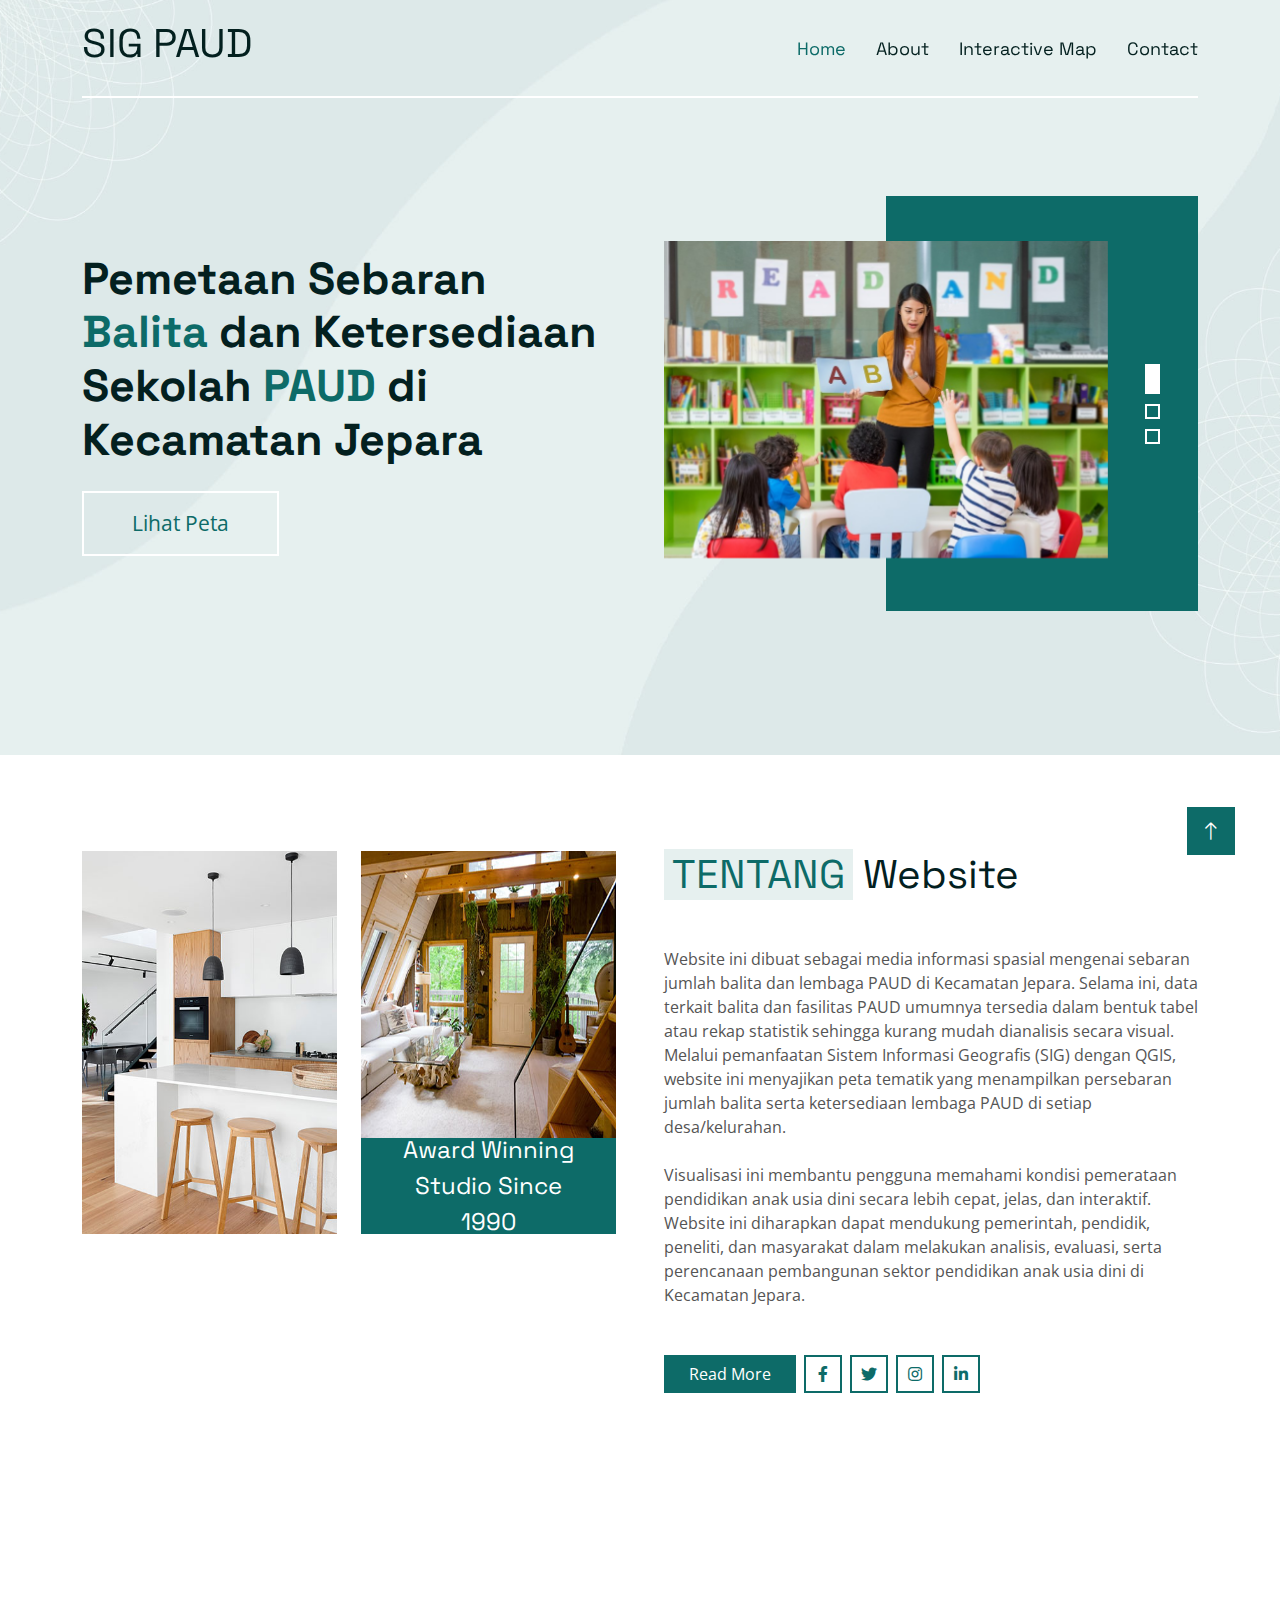
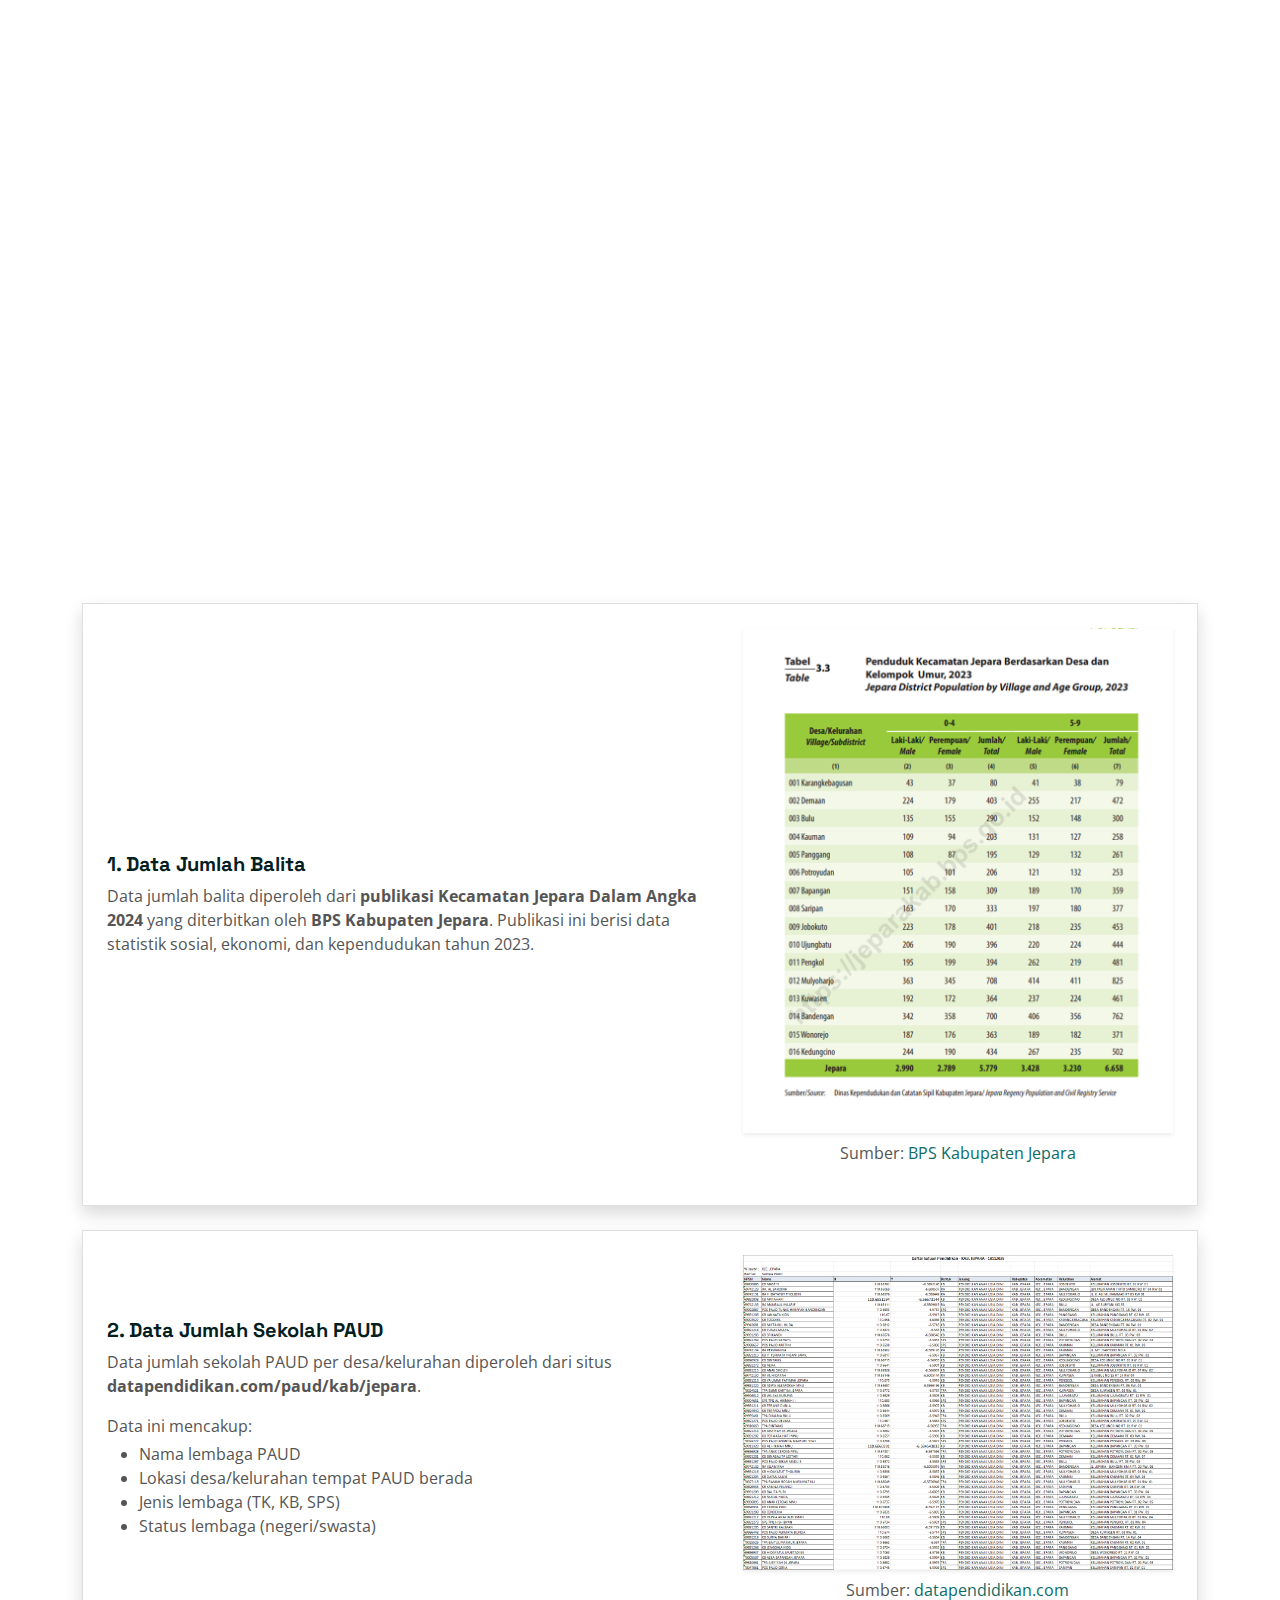
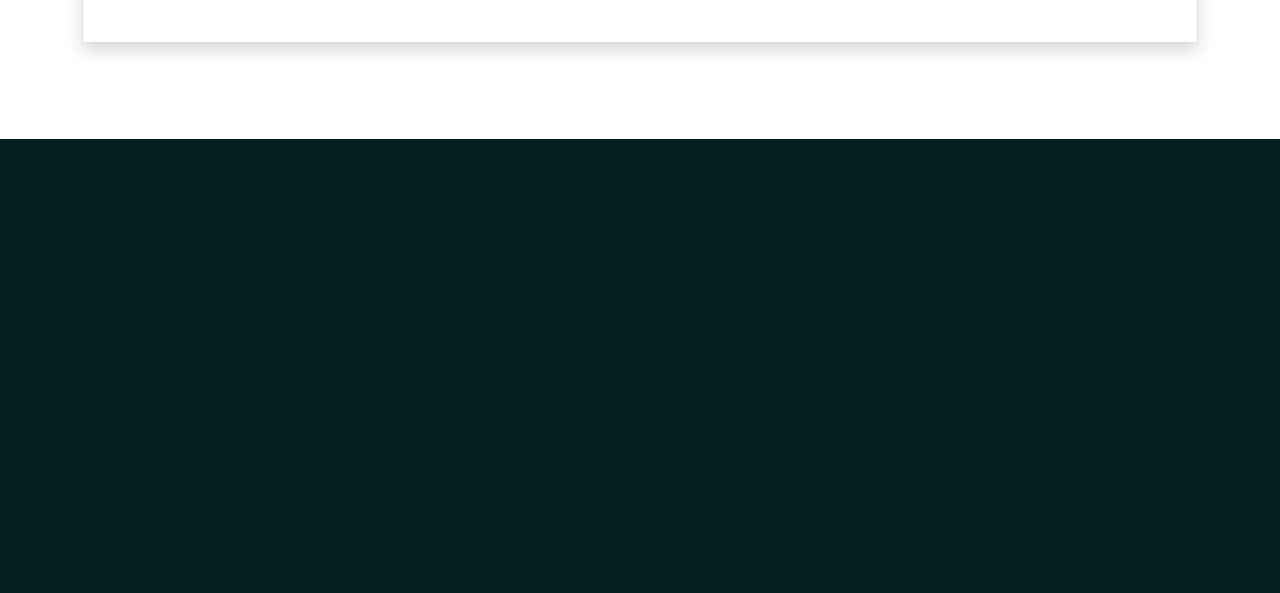
<file: index.html>
<!DOCTYPE html>
<html lang="en">

<head>
    <meta charset="utf-8">
    <title>iSTUDIO - Interior Design Website Template Free</title>
    <meta content="width=device-width, initial-scale=1.0" name="viewport">
    <meta content="" name="keywords">
    <meta content="" name="description">

    <!-- Favicon -->
    <link href="img/favicon.ico" rel="icon">

    <!-- Google Web Fonts -->
    <link rel="preconnect" href="https://fonts.googleapis.com">
    <link rel="preconnect" href="https://fonts.gstatic.com" crossorigin>
    <link href="https://fonts.googleapis.com/css2?family=Open+Sans&family=Space+Grotesk&display=swap" rel="stylesheet">

    <!-- Icon Font Stylesheet -->
    <link href="https://cdnjs.cloudflare.com/ajax/libs/font-awesome/5.10.0/css/all.min.css" rel="stylesheet">
    <link href="https://cdn.jsdelivr.net/npm/bootstrap-icons@1.4.1/font/bootstrap-icons.css" rel="stylesheet">

    <!-- Libraries Stylesheet -->
    <link href="lib/animate/animate.min.css" rel="stylesheet">
    <link href="lib/owlcarousel/assets/owl.carousel.min.css" rel="stylesheet">

    <!-- Customized Bootstrap Stylesheet -->
    <link href="css/bootstrap.min.css" rel="stylesheet">

    <!-- Template Stylesheet -->
    <link href="css/style.css" rel="stylesheet">
</head>

<body>
    <!-- Spinner Start -->
    <div id="spinner"
        class="show bg-white position-fixed translate-middle w-100 vh-100 top-50 start-50 d-flex align-items-center justify-content-center">
        <div class="spinner-grow text-primary" style="width: 3rem; height: 3rem;" role="status">
            <span class="sr-only">Loading...</span>
        </div>
    </div>
    <!-- Spinner End -->


    <!-- Navbar Start -->
    <div class="container-fluid sticky-top">
        <div class="container">
            <nav class="navbar navbar-expand-lg navbar-light border-bottom border-2 border-white">
                <a href="index.html" class="navbar-brand">
                    <h1>SIG PAUD</h1>
                </a>
                <button type="button" class="navbar-toggler ms-auto me-0" data-bs-toggle="collapse"
                    data-bs-target="#navbarCollapse">
                    <span class="navbar-toggler-icon"></span>
                </button>
                <div class="collapse navbar-collapse" id="navbarCollapse">
                    <div class="navbar-nav ms-auto">
                        <a href="index.html" class="nav-item nav-link active">Home</a>
                        <a href="#about" class="nav-item nav-link">About</a>
                        <a href="service.html" class="nav-item nav-link">Interactive Map</a>
                        <a href="contact.html" class="nav-item nav-link">Contact</a>
                    </div>
                </div>
            </nav>
        </div>
    </div>
    <!-- Navbar End -->


    <!-- Hero Start -->
    <div class="container-fluid pb-5 hero-header bg-light mb-5">
        <div class="container py-5">
            <div class="row g-5 align-items-center mb-5">
                <div class="col-lg-6">
                    <h1 class="custom-title mb-4 animated slideInRight">
                        Pemetaan Sebaran <span class="text-primary">Balita</span> dan Ketersediaan Sekolah 
                        <span class="text-primary">PAUD</span> di Kecamatan Jepara
                    </h1>
                    <a href="" class="custom-subtitle d-inline-block border border-2 border-white py-3 px-5 mb-0 animated slideInRight">
                        Lihat Peta
                    </a>
                </div>
                <div class="col-lg-6">
                    <div class="owl-carousel header-carousel animated fadeIn">
                        <img class="img-fluid" src="img/paud3.jpg" alt="">
                        <img class="img-fluid" src="img/paud2.jpg" alt="">
                        <img class="img-fluid" src="img/paud.jpeg" alt="">
                    </div>
                </div>
            </div>

        </div>
    </div>
    <!-- Hero End -->


    <!-- About Start -->
    <div id="about" class="about container-fluid py-5">
        <div class="container">
            <div class="row g-5">
                <div class="col-lg-6">
                    <div class="row">
                        <div class="col-6 wow fadeIn" data-wow-delay="0.1s">
                            <img class="img-fluid" src="img/about-1.jpg" alt="">
                        </div>
                        <div class="col-6 wow fadeIn" data-wow-delay="0.3s">
                            <img class="img-fluid h-75" src="img/about-2.jpg" alt="">
                            <div class="h-25 d-flex align-items-center text-center bg-primary px-4">
                                <h4 class="text-white lh-base mb-0">Award Winning Studio Since 1990</h4>
                            </div>
                        </div>
                    </div>
                </div>
                <div class="col-lg-6 wow fadeIn" data-wow-delay="0.5s">
                    <h1 class="mb-5"><span class="text-uppercase text-primary bg-light px-2">Tentang</span> Website</h1>
                    <p class="mb-4">Website ini dibuat sebagai media informasi spasial mengenai sebaran jumlah balita dan lembaga PAUD di Kecamatan Jepara. Selama ini, data terkait balita dan fasilitas PAUD umumnya tersedia dalam bentuk tabel atau rekap statistik sehingga kurang mudah dianalisis secara visual.
        Melalui pemanfaatan Sistem Informasi Geografis (SIG) dengan QGIS, website ini menyajikan peta tematik yang menampilkan persebaran jumlah balita serta ketersediaan lembaga PAUD di setiap desa/kelurahan. </p>
                    <p class="mb-5">Visualisasi ini membantu pengguna memahami kondisi pemerataan pendidikan anak usia dini secara lebih cepat, jelas, dan interaktif.

Website ini diharapkan dapat mendukung pemerintah, pendidik, peneliti, dan masyarakat dalam melakukan analisis, evaluasi, serta perencanaan pembangunan sektor pendidikan anak usia dini di Kecamatan Jepara.</p></p>
   
                    <div class="d-flex align-items-center mt-5">
                        <a class="btn btn-primary px-4 me-2" href="">Read More</a>
                        <a class="btn btn-outline-primary btn-square border-2 me-2" href=""><i class="fab fa-facebook-f"></i></a>
                        <a class="btn btn-outline-primary btn-square border-2 me-2" href=""><i class="fab fa-twitter"></i></a>
                        <a class="btn btn-outline-primary btn-square border-2 me-2" href=""><i class="fab fa-instagram"></i></a>
                        <a class="btn btn-outline-primary btn-square border-2" href=""><i class="fab fa-linkedin-in"></i></a>
                    </div>
                </div>
            </div>
        </div>
    </div>
    <!-- About End -->


    <!-- Feature Start -->
    <div class="container-fluid py-5">
        <div class="container">
            <div class="text-center wow fadeIn" data-wow-delay="0.1s">
                <h1 class="mb-5"><span class="text-uppercase text-primary bg-light px-2">Fitur</span> Website</h1>
            </div>
            <div class="row g-5 align-items-center text-center">

                <div class="col-md-6 col-lg-4 wow fadeIn" data-wow-delay="0.1s">
                    <i class="fa fa-map fa-5x text-primary mb-4"></i>
                    <h4>Peta Interaktif</h4>
                    <p class="mb-0">Menampilkan peta interaktif berbasis Leaflet dengan zoom dan navigasi mudah untuk semua pengguna.</p>
                </div>

                <div class="col-md-6 col-lg-4 wow fadeIn" data-wow-delay="0.3s">
                    <i class="fa fa-list fa-5x text-primary mb-4"></i>
                    <h4>Sidebar Navigasi</h4>
                    <p class="mb-0">Sidebar menampilkan daftar kecamatan, PAUD, dan filter rasio balita per PAUD untuk navigasi cepat.</p>
                </div>

                <div class="col-md-6 col-lg-4 wow fadeIn" data-wow-delay="0.5s">
                    <i class="fa fa-filter fa-5x text-primary mb-4"></i>
                    <h4>Filter Rasio PAUD</h4>
                    <p class="mb-0">Filter interaktif menyoroti kecamatan berdasarkan rasio balita per PAUD agar fokus analisis lebih jelas.</p>
                </div>

                <div class="col-md-6 col-lg-4 wow fadeIn" data-wow-delay="0.1s">
                    <i class="fa fa-building fa-5x text-primary mb-4"></i>
                    <h4>Popup Informasi</h4>
                    <p class="mb-0">Klik kecamatan atau PAUD untuk menampilkan popup detail seperti nama, alamat, jumlah balita, dan rasio PAUD.</p>
                </div>

                <div class="col-md-6 col-lg-4 wow fadeIn" data-wow-delay="0.3s">
                    <i class="fa fa-layer-group fa-5x text-primary mb-4"></i>
                    <h4>Layer Multi-Pane</h4>
                    <p class="mb-0">Setiap jenis data (Desa, Kecamatan, PAUD) memiliki layer terpisah agar tampilan lebih rapi dan bisa diatur z-index-nya.</p>
                </div>

                <div class="col-md-6 col-lg-4 wow fadeIn" data-wow-delay="0.5s">
                    <i class="fa fa-mobile-alt fa-5x text-primary mb-4"></i>
                    <h4>Responsif & Mobile Friendly</h4>
                    <p class="mb-0">Peta dan sidebar menyesuaikan layar, sehingga nyaman diakses dari desktop maupun perangkat mobile.</p>
                </div>

            </div>
        </div>
    </div>
    <!-- Feature End -->

<!-- Feature End -->

<!-- Contact Section -->
<section id="data" class="py-6">
  <div class="container">
            <div class="text-center wow fadeIn" data-wow-delay="0.1s">
            <h1 class="mb-5">Pengumpulan <span class="text-uppercase text-primary bg-light px-2">data</span></h1>
        </div>

    <!-- Point 1 -->
    <div class="card shadow p-4 mb-4">
      <div class="row align-items-center">

        <div class="col-md-7">
          <h5 class="fw-bold">1. Data Jumlah Balita</h5>
          <p class="mb-0">
            Data jumlah balita diperoleh dari 
            <strong>publikasi Kecamatan Jepara Dalam Angka 2024</strong> 
            yang diterbitkan oleh <strong>BPS Kabupaten Jepara</strong>. 
            Publikasi ini berisi data statistik sosial, ekonomi, dan kependudukan tahun 2023.
          </p>
        </div>

        <div class="col-md-5 text-center mt-3 mt-md-0">
          <img 
            src="img/image.png" 
            alt="Foto 1" 
            class="img-fluid rounded shadow-sm zoom-image"
            data-bs-toggle="modal" 
            data-bs-target="#modalFoto1"
          >
          <p class="mt-2 fw-semibold">
            Sumber: <a href="https://jeparakab.bps.go.id/id/publication/2024/09/26/14ef0d31a6b2454339a51353/kecamatan-jepara-dalam-angka-2024.html" target="_blank">BPS Kabupaten Jepara</a>
          </p>
        </div>

      </div>
    </div>

    <!-- Point 2 -->
    <div class="card shadow p-4">
      <div class="row align-items-center">

        <div class="col-md-7">
          <h5 class="fw-bold">2. Data Jumlah Sekolah PAUD</h5>
          <p>
            Data jumlah sekolah PAUD per desa/kelurahan diperoleh dari situs 
            <strong>datapendidikan.com/paud/kab/jepara</strong>.
          </p>
          <p class="mb-1">Data ini mencakup:</p>
          <ul>
            <li>Nama lembaga PAUD</li>
            <li>Lokasi desa/kelurahan tempat PAUD berada</li>
            <li>Jenis lembaga (TK, KB, SPS)</li>
            <li>Status lembaga (negeri/swasta)</li>
          </ul>
        </div>

        <div class="col-md-5 text-center mt-3 mt-md-0">
          <img 
            src="img/excel.png" 
            alt="Foto 2" 
            class="img-fluid rounded shadow-sm zoom-image"
            data-bs-toggle="modal" 
            data-bs-target="#modalFoto2"
          >
          <p class="mt-2 fw-semibold">
            Sumber: <a href="https://datapendidikan.com/paud/kab/jepara" target="_blank">datapendidikan.com</a>
          </p>
        </div>

      </div>
    </div>

  </div>
</section>

<!-- Modal Foto 1 -->
<div class="modal fade" id="modalFoto1" tabindex="-1">
  <div class="modal-dialog modal-dialog-centered modal-lg">
    <div class="modal-content">
      <img src="img/image.png" class="img-fluid rounded">
    </div>
  </div>
</div>

<!-- Modal Foto 2 -->
<div class="modal fade" id="modalFoto2" tabindex="-1">
  <div class="modal-dialog modal-dialog-centered modal-lg">
    <div class="modal-content">
      <img src="img/excel.png" class="img-fluid rounded">
    </div>
  </div>
</div>



<!-- Testimonial Start -->


    <!-- Testimonial Start -->
    <div class="container-xxl py-5">
    
    </div>
    <!-- Testimonial End -->

    <!-- Footer Start -->
    <div class="container-fluid bg-dark text-white-50 footer pt-5">
        <div class="container py-5">
            <div class="row g-5">
                <div class="col-md-6 col-lg-3 wow fadeIn" data-wow-delay="0.1s">
                    <a href="index.html" class="d-inline-block mb-3">
                        <h1 class="text-white">SIG PAUD</h1>
                    </a>
                    <p class="mb-4">Sistem Informasi Geografis Peta Sebaran Balita & PAUD di Kecamatan Jepara.</p>
                </div>
                <div class="col-md-6 col-lg-3 wow fadeIn" data-wow-delay="0.3s">
                    <h5 class="text-white mb-4">Get In Touch</h5>
                    <p><i class="fa fa-map-marker-alt me-3"></i>Kaliombo, Pecangaan, Jepara</p>
                    <p><i class="fa fa-phone-alt me-3"></i>+62 857 1314 3209</p>
                    <p><i class="fa fa-envelope me-3"></i>rifqiabdillahnur@gmail.com</p>
                    <div class="d-flex pt-2">
                        <a class="btn btn-outline-primary btn-square border-2 me-2" href=""><i class="fab fa-twitter"></i></a>
                        <a class="btn btn-outline-primary btn-square border-2 me-2" href=""><i class="fab fa-facebook-f"></i></a>
                        <a class="btn btn-outline-primary btn-square border-2 me-2" href=""><i class="fab fa-youtube"></i></a>
                        <a class="btn btn-outline-primary btn-square border-2 me-2" href=""><i class="fab fa-instagram"></i></a>
                        <a class="btn btn-outline-primary btn-square border-2 me-2" href=""><i class="fab fa-linkedin-in"></i></a>
                    </div>
                </div>
                <div class="col-md-6 col-lg-3 wow fadeIn" data-wow-delay="0.5s">
                    <h5 class="text-white mb-4">Popular Link</h5>
                    <a class="btn btn-link" href="#about">About</a>
                    <a class="btn btn-link" href="service.html">MAPS</a>
                    <a class="btn btn-link" href="contact.html">Contact Us</a>
                </div>
                <div class="col-md-6 col-lg-3 wow fadeIn" data-wow-delay="0.7s">
                    <h5 class="text-white mb-4">Source</h5>
                    <a class="btn btn-link" target="_blank" href="https://jeparakab.bps.go.id/id/publication/2024/09/26/14ef0d31a6b2454339a51353/kecamatan-jepara-dalam-angka-2024.html">BPS Kabupaten Jepara</a>
                    <a class="btn btn-link" target="_blank" href="https://datapendidikan.com/paud/kab/jepara">datapendidikan</a>
                </div>
            </div>
        </div>
        <div class="container wow fadeIn" data-wow-delay="0.1s">
            <div class="copyright">
                <div class="row">
                    <div class="col-md-6 text-center text-md-start mb-3 mb-md-0">
                        &copy; <a class="border-bottom" href="#">Your Site Name</a>, All Right Reserved.

                        <!--/*** The author’s attribution link must remain intact in the template. ***/-->
                        <!--/*** If you wish to remove this credit link, please purchase the Pro Version . ***/-->
                        Designed By <a class="border-bottom" href="https://htmlcodex.com">HTML Codex</a>
                    </div>
                    <div class="col-md-6 text-center text-md-end">
                        <div class="footer-menu">
                            <a href="">Home</a>
                            <a href="">Cookies</a>
                            <a href="">Help</a>
                            <a href="">FAQs</a>
                        </div>
                    </div>
                </div>
            </div>
        </div>
    </div>
    <!-- Footer End -->


    <!-- Back to Top -->
    <a href="#" class="btn btn-lg btn-primary btn-lg-square back-to-top"><i class="bi bi-arrow-up"></i></a>


    <!-- JavaScript Libraries -->
    <script src="https://ajax.googleapis.com/ajax/libs/jquery/3.6.1/jquery.min.js"></script>
    <script src="https://cdn.jsdelivr.net/npm/bootstrap@5.0.0/dist/js/bootstrap.bundle.min.js"></script>
    <script src="lib/wow/wow.min.js"></script>
    <script src="lib/easing/easing.min.js"></script>
    <script src="lib/waypoints/waypoints.min.js"></script>
    <script src="lib/owlcarousel/owl.carousel.min.js"></script>

    <!-- Template Javascript -->
    <script src="js/main.js"></script>
</body>

</html>
</file>
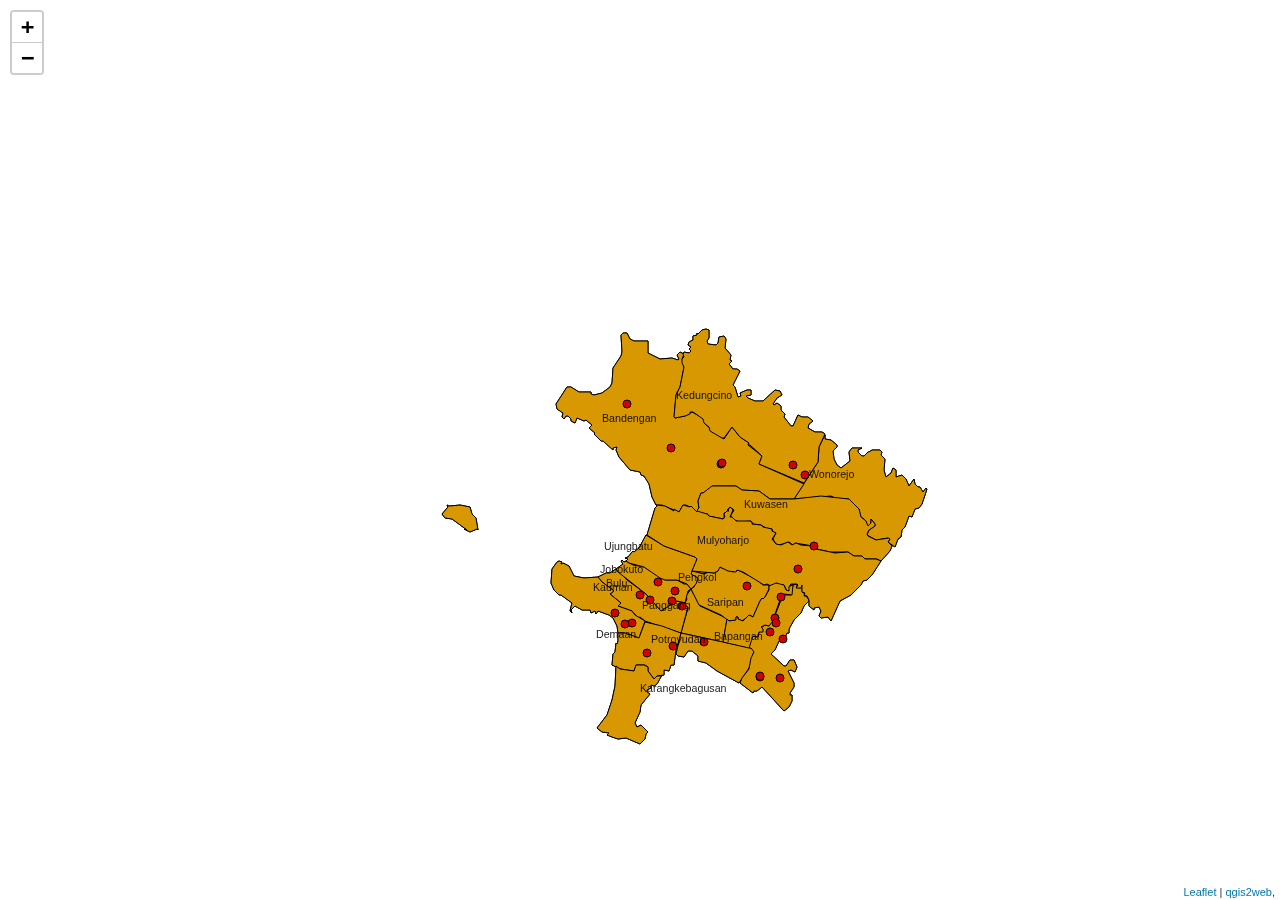
<file: qgis2web_2025_11_12-13_50_32_472000/index.html>
<!doctype html>
<html lang="en">
    <head>
        <meta charset="utf-8">
        <meta http-equiv="X-UA-Compatible" content="IE=edge">
        <meta name="viewport" content="initial-scale=1,user-scalable=no,maximum-scale=1,width=device-width">
        <meta name="mobile-web-app-capable" content="yes">
        <meta name="apple-mobile-web-app-capable" content="yes">
        <link rel="stylesheet" href="css/leaflet.css">
        <link rel="stylesheet" href="css/qgis2web.css">
        <style>
        html, body, #map {
            width: 100%;
            height: 100%;
            padding: 0;
            margin: 0;
        }
        </style>
        <title></title>
    </head>
    <body>
        <div id="map">
        </div>
        <script src="js/qgis2web_expressions.js"></script>
        <script src="js/leaflet.js"></script>
        <script src="js/leaflet.rotatedMarker.js"></script>
        <script src="js/leaflet.pattern.js"></script>
        <script src="js/leaflet-hash.js"></script>
        <script src="js/Autolinker.min.js"></script>
        <script src="js/rbush.min.js"></script>
        <script src="js/labelgun.min.js"></script>
        <script src="js/labels.js"></script>
        <script src="data/LapakGIS_Batas_Kelurahan_Desa_2024_0.js"></script>
        <script src="data/kecjepara_1.js"></script>
        <script src="data/paudbaruCopy_2.js"></script>
        <script>
        var map = L.map('map', {
            zoomControl:true, maxZoom:28, minZoom:1
        }).fitBounds([[-6.62007118438,110.570451653],[-6.50809796066,110.747312586]]);
        var hash = new L.Hash(map);
        map.attributionControl.addAttribution('<a href="https://github.com/tomchadwin/qgis2web" target="_blank">qgis2web</a>');
        var bounds_group = new L.featureGroup([]);
        function setBounds() {
        }
        function pop_LapakGIS_Batas_Kelurahan_Desa_2024_0(feature, layer) {
            var popupContent = '<table>\
                    <tr>\
                        <td colspan="2">' + (feature.properties['OBJECTID'] !== null ? Autolinker.link(String(feature.properties['OBJECTID'])) : '') + '</td>\
                    </tr>\
                    <tr>\
                        <td colspan="2">' + (feature.properties['NAMOBJ'] !== null ? Autolinker.link(String(feature.properties['NAMOBJ'])) : '') + '</td>\
                    </tr>\
                    <tr>\
                        <td colspan="2">' + (feature.properties['FCODE'] !== null ? Autolinker.link(String(feature.properties['FCODE'])) : '') + '</td>\
                    </tr>\
                    <tr>\
                        <td colspan="2">' + (feature.properties['REMARK'] !== null ? Autolinker.link(String(feature.properties['REMARK'])) : '') + '</td>\
                    </tr>\
                    <tr>\
                        <td colspan="2">' + (feature.properties['METADATA'] !== null ? Autolinker.link(String(feature.properties['METADATA'])) : '') + '</td>\
                    </tr>\
                    <tr>\
                        <td colspan="2">' + (feature.properties['SRS_ID'] !== null ? Autolinker.link(String(feature.properties['SRS_ID'])) : '') + '</td>\
                    </tr>\
                    <tr>\
                        <td colspan="2">' + (feature.properties['KDBBPS'] !== null ? Autolinker.link(String(feature.properties['KDBBPS'])) : '') + '</td>\
                    </tr>\
                    <tr>\
                        <td colspan="2">' + (feature.properties['KDCBPS'] !== null ? Autolinker.link(String(feature.properties['KDCBPS'])) : '') + '</td>\
                    </tr>\
                    <tr>\
                        <td colspan="2">' + (feature.properties['KDCPUM'] !== null ? Autolinker.link(String(feature.properties['KDCPUM'])) : '') + '</td>\
                    </tr>\
                    <tr>\
                        <td colspan="2">' + (feature.properties['KDEBPS'] !== null ? Autolinker.link(String(feature.properties['KDEBPS'])) : '') + '</td>\
                    </tr>\
                    <tr>\
                        <td colspan="2">' + (feature.properties['KDEPUM'] !== null ? Autolinker.link(String(feature.properties['KDEPUM'])) : '') + '</td>\
                    </tr>\
                    <tr>\
                        <td colspan="2">' + (feature.properties['KDPBPS'] !== null ? Autolinker.link(String(feature.properties['KDPBPS'])) : '') + '</td>\
                    </tr>\
                    <tr>\
                        <td colspan="2">' + (feature.properties['KDPKAB'] !== null ? Autolinker.link(String(feature.properties['KDPKAB'])) : '') + '</td>\
                    </tr>\
                    <tr>\
                        <td colspan="2">' + (feature.properties['KDPPUM'] !== null ? Autolinker.link(String(feature.properties['KDPPUM'])) : '') + '</td>\
                    </tr>\
                    <tr>\
                        <td colspan="2">' + (feature.properties['LUASWH'] !== null ? Autolinker.link(String(feature.properties['LUASWH'])) : '') + '</td>\
                    </tr>\
                    <tr>\
                        <td colspan="2">' + (feature.properties['TIPADM'] !== null ? Autolinker.link(String(feature.properties['TIPADM'])) : '') + '</td>\
                    </tr>\
                    <tr>\
                        <td colspan="2">' + (feature.properties['WADMKC'] !== null ? Autolinker.link(String(feature.properties['WADMKC'])) : '') + '</td>\
                    </tr>\
                    <tr>\
                        <td colspan="2">' + (feature.properties['WADMKD'] !== null ? Autolinker.link(String(feature.properties['WADMKD'])) : '') + '</td>\
                    </tr>\
                    <tr>\
                        <td colspan="2">' + (feature.properties['WADMKK'] !== null ? Autolinker.link(String(feature.properties['WADMKK'])) : '') + '</td>\
                    </tr>\
                    <tr>\
                        <td colspan="2">' + (feature.properties['WADMPR'] !== null ? Autolinker.link(String(feature.properties['WADMPR'])) : '') + '</td>\
                    </tr>\
                    <tr>\
                        <td colspan="2">' + (feature.properties['WIADKC'] !== null ? Autolinker.link(String(feature.properties['WIADKC'])) : '') + '</td>\
                    </tr>\
                    <tr>\
                        <td colspan="2">' + (feature.properties['WIADKK'] !== null ? Autolinker.link(String(feature.properties['WIADKK'])) : '') + '</td>\
                    </tr>\
                    <tr>\
                        <td colspan="2">' + (feature.properties['WIADPR'] !== null ? Autolinker.link(String(feature.properties['WIADPR'])) : '') + '</td>\
                    </tr>\
                    <tr>\
                        <td colspan="2">' + (feature.properties['WIADKD'] !== null ? Autolinker.link(String(feature.properties['WIADKD'])) : '') + '</td>\
                    </tr>\
                    <tr>\
                        <td colspan="2">' + (feature.properties['UUPP'] !== null ? Autolinker.link(String(feature.properties['UUPP'])) : '') + '</td>\
                    </tr>\
                    <tr>\
                        <td colspan="2">' + (feature.properties['LUAS'] !== null ? Autolinker.link(String(feature.properties['LUAS'])) : '') + '</td>\
                    </tr>\
                    <tr>\
                        <td colspan="2">' + (feature.properties['orig_ogc_fid'] !== null ? Autolinker.link(String(feature.properties['orig_ogc_fid'])) : '') + '</td>\
                    </tr>\
                </table>';
            layer.bindPopup(popupContent, {maxHeight: 400});
        }

        function style_LapakGIS_Batas_Kelurahan_Desa_2024_0_0() {
            return {
                pane: 'pane_LapakGIS_Batas_Kelurahan_Desa_2024_0',
                opacity: 1,
                color: 'rgba(0,0,0,1.0)',
                dashArray: '',
                lineCap: 'butt',
                lineJoin: 'miter',
                weight: 1.0, 
                fill: true,
                fillOpacity: 1,
                fillColor: 'rgba(157,157,157,1.0)',
            }
        }
        map.createPane('pane_LapakGIS_Batas_Kelurahan_Desa_2024_0');
        map.getPane('pane_LapakGIS_Batas_Kelurahan_Desa_2024_0').style.zIndex = 400;
        map.getPane('pane_LapakGIS_Batas_Kelurahan_Desa_2024_0').style['mix-blend-mode'] = 'normal';
        var layer_LapakGIS_Batas_Kelurahan_Desa_2024_0 = new L.geoJson(json_LapakGIS_Batas_Kelurahan_Desa_2024_0, {
            attribution: '<a href=""></a>',
            pane: 'pane_LapakGIS_Batas_Kelurahan_Desa_2024_0',
            onEachFeature: pop_LapakGIS_Batas_Kelurahan_Desa_2024_0,
            style: style_LapakGIS_Batas_Kelurahan_Desa_2024_0_0,
        });
        bounds_group.addLayer(layer_LapakGIS_Batas_Kelurahan_Desa_2024_0);
        map.addLayer(layer_LapakGIS_Batas_Kelurahan_Desa_2024_0);
        function pop_kecjepara_1(feature, layer) {
            var popupContent = '<table>\
                    <tr>\
                        <td colspan="2">' + (feature.properties['OBJECTID'] !== null ? Autolinker.link(String(feature.properties['OBJECTID'])) : '') + '</td>\
                    </tr>\
                    <tr>\
                        <td colspan="2">' + (feature.properties['NAMOBJ'] !== null ? Autolinker.link(String(feature.properties['NAMOBJ'])) : '') + '</td>\
                    </tr>\
                    <tr>\
                        <td colspan="2">' + (feature.properties['FCODE'] !== null ? Autolinker.link(String(feature.properties['FCODE'])) : '') + '</td>\
                    </tr>\
                    <tr>\
                        <td colspan="2">' + (feature.properties['REMARK'] !== null ? Autolinker.link(String(feature.properties['REMARK'])) : '') + '</td>\
                    </tr>\
                    <tr>\
                        <td colspan="2">' + (feature.properties['METADATA'] !== null ? Autolinker.link(String(feature.properties['METADATA'])) : '') + '</td>\
                    </tr>\
                    <tr>\
                        <td colspan="2">' + (feature.properties['SRS_ID'] !== null ? Autolinker.link(String(feature.properties['SRS_ID'])) : '') + '</td>\
                    </tr>\
                    <tr>\
                        <td colspan="2">' + (feature.properties['KDBBPS'] !== null ? Autolinker.link(String(feature.properties['KDBBPS'])) : '') + '</td>\
                    </tr>\
                    <tr>\
                        <td colspan="2">' + (feature.properties['KDCBPS'] !== null ? Autolinker.link(String(feature.properties['KDCBPS'])) : '') + '</td>\
                    </tr>\
                    <tr>\
                        <td colspan="2">' + (feature.properties['KDCPUM'] !== null ? Autolinker.link(String(feature.properties['KDCPUM'])) : '') + '</td>\
                    </tr>\
                    <tr>\
                        <td colspan="2">' + (feature.properties['KDEBPS'] !== null ? Autolinker.link(String(feature.properties['KDEBPS'])) : '') + '</td>\
                    </tr>\
                    <tr>\
                        <td colspan="2">' + (feature.properties['KDEPUM'] !== null ? Autolinker.link(String(feature.properties['KDEPUM'])) : '') + '</td>\
                    </tr>\
                    <tr>\
                        <td colspan="2">' + (feature.properties['KDPBPS'] !== null ? Autolinker.link(String(feature.properties['KDPBPS'])) : '') + '</td>\
                    </tr>\
                    <tr>\
                        <td colspan="2">' + (feature.properties['KDPKAB'] !== null ? Autolinker.link(String(feature.properties['KDPKAB'])) : '') + '</td>\
                    </tr>\
                    <tr>\
                        <td colspan="2">' + (feature.properties['KDPPUM'] !== null ? Autolinker.link(String(feature.properties['KDPPUM'])) : '') + '</td>\
                    </tr>\
                    <tr>\
                        <td colspan="2">' + (feature.properties['LUASWH'] !== null ? Autolinker.link(String(feature.properties['LUASWH'])) : '') + '</td>\
                    </tr>\
                    <tr>\
                        <td colspan="2">' + (feature.properties['TIPADM'] !== null ? Autolinker.link(String(feature.properties['TIPADM'])) : '') + '</td>\
                    </tr>\
                    <tr>\
                        <td colspan="2">' + (feature.properties['WADMKC'] !== null ? Autolinker.link(String(feature.properties['WADMKC'])) : '') + '</td>\
                    </tr>\
                    <tr>\
                        <td colspan="2">' + (feature.properties['WADMKD'] !== null ? Autolinker.link(String(feature.properties['WADMKD'])) : '') + '</td>\
                    </tr>\
                    <tr>\
                        <td colspan="2">' + (feature.properties['WADMKK'] !== null ? Autolinker.link(String(feature.properties['WADMKK'])) : '') + '</td>\
                    </tr>\
                    <tr>\
                        <td colspan="2">' + (feature.properties['WADMPR'] !== null ? Autolinker.link(String(feature.properties['WADMPR'])) : '') + '</td>\
                    </tr>\
                    <tr>\
                        <td colspan="2">' + (feature.properties['WIADKC'] !== null ? Autolinker.link(String(feature.properties['WIADKC'])) : '') + '</td>\
                    </tr>\
                    <tr>\
                        <td colspan="2">' + (feature.properties['WIADKK'] !== null ? Autolinker.link(String(feature.properties['WIADKK'])) : '') + '</td>\
                    </tr>\
                    <tr>\
                        <td colspan="2">' + (feature.properties['WIADPR'] !== null ? Autolinker.link(String(feature.properties['WIADPR'])) : '') + '</td>\
                    </tr>\
                    <tr>\
                        <td colspan="2">' + (feature.properties['WIADKD'] !== null ? Autolinker.link(String(feature.properties['WIADKD'])) : '') + '</td>\
                    </tr>\
                    <tr>\
                        <td colspan="2">' + (feature.properties['UUPP'] !== null ? Autolinker.link(String(feature.properties['UUPP'])) : '') + '</td>\
                    </tr>\
                    <tr>\
                        <td colspan="2">' + (feature.properties['LUAS'] !== null ? Autolinker.link(String(feature.properties['LUAS'])) : '') + '</td>\
                    </tr>\
                    <tr>\
                        <td colspan="2">' + (feature.properties['orig_ogc_f'] !== null ? Autolinker.link(String(feature.properties['orig_ogc_f'])) : '') + '</td>\
                    </tr>\
                </table>';
            layer.bindPopup(popupContent, {maxHeight: 400});
        }

        function style_kecjepara_1_0() {
            return {
                pane: 'pane_kecjepara_1',
                opacity: 1,
                color: 'rgba(0,0,0,1.0)',
                dashArray: '',
                lineCap: 'butt',
                lineJoin: 'miter',
                weight: 1.0, 
                fill: true,
                fillOpacity: 1,
                fillColor: 'rgba(216,152,1,1.0)',
            }
        }
        map.createPane('pane_kecjepara_1');
        map.getPane('pane_kecjepara_1').style.zIndex = 401;
        map.getPane('pane_kecjepara_1').style['mix-blend-mode'] = 'normal';
        var layer_kecjepara_1 = new L.geoJson(json_kecjepara_1, {
            attribution: '<a href=""></a>',
            pane: 'pane_kecjepara_1',
            onEachFeature: pop_kecjepara_1,
            style: style_kecjepara_1_0,
        });
        bounds_group.addLayer(layer_kecjepara_1);
        map.addLayer(layer_kecjepara_1);
        function pop_paudbaruCopy_2(feature, layer) {
            var popupContent = '<table>\
                    <tr>\
                        <td colspan="2">' + (feature.properties['Nama Sekolah'] !== null ? Autolinker.link(String(feature.properties['Nama Sekolah'])) : '') + '</td>\
                    </tr>\
                    <tr>\
                        <td colspan="2">' + (feature.properties['Alamat'] !== null ? Autolinker.link(String(feature.properties['Alamat'])) : '') + '</td>\
                    </tr>\
                    <tr>\
                        <td colspan="2">' + (feature.properties['x'] !== null ? Autolinker.link(String(feature.properties['x'])) : '') + '</td>\
                    </tr>\
                    <tr>\
                        <td colspan="2">' + (feature.properties['y'] !== null ? Autolinker.link(String(feature.properties['y'])) : '') + '</td>\
                    </tr>\
                </table>';
            layer.bindPopup(popupContent, {maxHeight: 400});
        }

        function style_paudbaruCopy_2_0() {
            return {
                pane: 'pane_paudbaruCopy_2',
                radius: 4.0,
                opacity: 1,
                color: 'rgba(0,0,0,1.0)',
                dashArray: '',
                lineCap: 'butt',
                lineJoin: 'miter',
                weight: 1,
                fill: true,
                fillOpacity: 1,
                fillColor: 'rgba(212,0,3,1.0)',
            }
        }
        map.createPane('pane_paudbaruCopy_2');
        map.getPane('pane_paudbaruCopy_2').style.zIndex = 402;
        map.getPane('pane_paudbaruCopy_2').style['mix-blend-mode'] = 'normal';
        var layer_paudbaruCopy_2 = new L.geoJson(json_paudbaruCopy_2, {
            attribution: '<a href=""></a>',
            pane: 'pane_paudbaruCopy_2',
            onEachFeature: pop_paudbaruCopy_2,
            pointToLayer: function (feature, latlng) {
                var context = {
                    feature: feature,
                    variables: {}
                };
                return L.circleMarker(latlng, style_paudbaruCopy_2_0(feature));
            },
        });
        bounds_group.addLayer(layer_paudbaruCopy_2);
        map.addLayer(layer_paudbaruCopy_2);
        setBounds();
        var i = 0;
        layer_LapakGIS_Batas_Kelurahan_Desa_2024_0.eachLayer(function(layer) {
            var context = {
                feature: layer.feature,
                variables: {}
            };
            layer.bindTooltip((layer.feature.properties['NAMOBJ'] !== null?String('<div style="color: #000000; font-size: 8pt; font-family: \'MS Shell Dlg 2\', sans-serif;">' + layer.feature.properties['NAMOBJ']) + '</div>':''), {permanent: true, offset: [-0, -16], className: 'css_LapakGIS_Batas_Kelurahan_Desa_2024_0'});
            labels.push(layer);
            totalMarkers += 1;
              layer.added = true;
              addLabel(layer, i);
              i++;
        });
        resetLabels([layer_LapakGISBatasKelurahanDesa2024_0]);
        map.on("zoomend", function(){
            resetLabels([layer_LapakGISBatasKelurahanDesa2024_0]);
        });
        map.on("layeradd", function(){
            resetLabels([layer_LapakGISBatasKelurahanDesa2024_0]);
        });
        map.on("layerremove", function(){
            resetLabels([layer_LapakGISBatasKelurahanDesa2024_0]);
        });
        </script>
    </body>
</html>
</file>
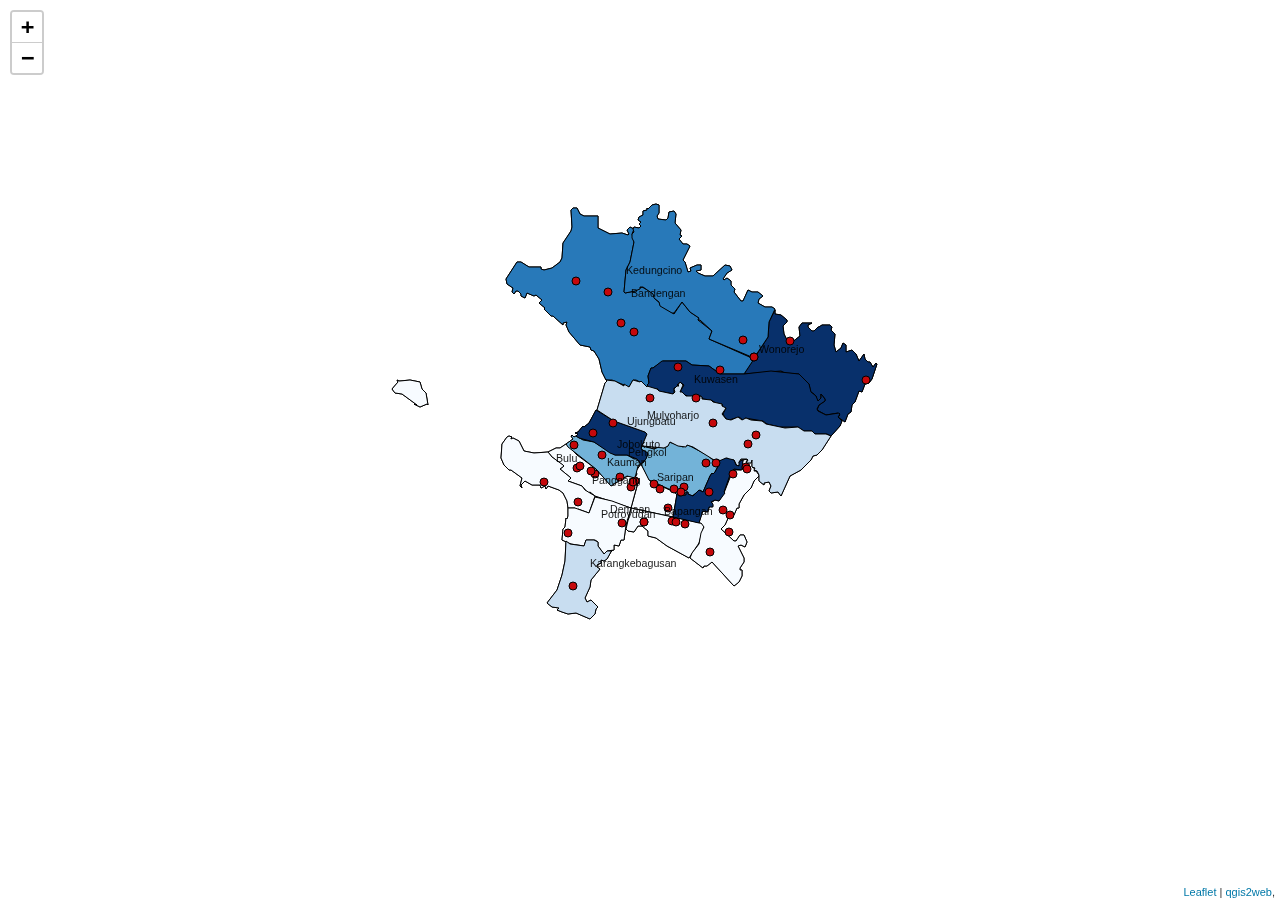
<file: qgis2web_2025_11_19-03_59_43_411000/index.html>
<!doctype html>
<html lang="en">
    <head>
        <meta charset="utf-8">
        <meta http-equiv="X-UA-Compatible" content="IE=edge">
        <meta name="viewport" content="initial-scale=1,user-scalable=no,maximum-scale=1,width=device-width">
        <meta name="mobile-web-app-capable" content="yes">
        <meta name="apple-mobile-web-app-capable" content="yes">
        <link rel="stylesheet" href="css/leaflet.css">
        <link rel="stylesheet" href="css/qgis2web.css">
        <style>
        html, body, #map {
            width: 100%;
            height: 100%;
            padding: 0;
            margin: 0;
        }
        </style>
        <title></title>
    </head>
    <body>
        <div id="map">
        </div>
        <script src="js/qgis2web_expressions.js"></script>
        <script src="js/leaflet.js"></script>
        <script src="js/leaflet.rotatedMarker.js"></script>
        <script src="js/leaflet.pattern.js"></script>
        <script src="js/leaflet-hash.js"></script>
        <script src="js/Autolinker.min.js"></script>
        <script src="js/rbush.min.js"></script>
        <script src="js/labelgun.min.js"></script>
        <script src="js/labels.js"></script>
        <script src="data/LapakGIS_Batas_Kelurahan_Desa_2024_0.js"></script>
        <script src="data/kecjepara_1.js"></script>
        <script src="data/paudnew1_2.js"></script>
        <script>
        var map = L.map('map', {
            zoomControl:true, maxZoom:28, minZoom:1
        }).fitBounds([[-6.64140479252,110.579151185],[-6.52943156881,110.756012118]]);
        var hash = new L.Hash(map);
        map.attributionControl.addAttribution('<a href="https://github.com/tomchadwin/qgis2web" target="_blank">qgis2web</a>');
        var bounds_group = new L.featureGroup([]);
        function setBounds() {
        }
        function pop_LapakGIS_Batas_Kelurahan_Desa_2024_0(feature, layer) {
            var popupContent = '<table>\
                    <tr>\
                        <td colspan="2">' + (feature.properties['OBJECTID'] !== null ? Autolinker.link(String(feature.properties['OBJECTID'])) : '') + '</td>\
                    </tr>\
                    <tr>\
                        <td colspan="2">' + (feature.properties['NAMOBJ'] !== null ? Autolinker.link(String(feature.properties['NAMOBJ'])) : '') + '</td>\
                    </tr>\
                    <tr>\
                        <td colspan="2">' + (feature.properties['FCODE'] !== null ? Autolinker.link(String(feature.properties['FCODE'])) : '') + '</td>\
                    </tr>\
                    <tr>\
                        <td colspan="2">' + (feature.properties['REMARK'] !== null ? Autolinker.link(String(feature.properties['REMARK'])) : '') + '</td>\
                    </tr>\
                    <tr>\
                        <td colspan="2">' + (feature.properties['METADATA'] !== null ? Autolinker.link(String(feature.properties['METADATA'])) : '') + '</td>\
                    </tr>\
                    <tr>\
                        <td colspan="2">' + (feature.properties['SRS_ID'] !== null ? Autolinker.link(String(feature.properties['SRS_ID'])) : '') + '</td>\
                    </tr>\
                    <tr>\
                        <td colspan="2">' + (feature.properties['KDBBPS'] !== null ? Autolinker.link(String(feature.properties['KDBBPS'])) : '') + '</td>\
                    </tr>\
                    <tr>\
                        <td colspan="2">' + (feature.properties['KDCBPS'] !== null ? Autolinker.link(String(feature.properties['KDCBPS'])) : '') + '</td>\
                    </tr>\
                    <tr>\
                        <td colspan="2">' + (feature.properties['KDCPUM'] !== null ? Autolinker.link(String(feature.properties['KDCPUM'])) : '') + '</td>\
                    </tr>\
                    <tr>\
                        <td colspan="2">' + (feature.properties['KDEBPS'] !== null ? Autolinker.link(String(feature.properties['KDEBPS'])) : '') + '</td>\
                    </tr>\
                    <tr>\
                        <td colspan="2">' + (feature.properties['KDEPUM'] !== null ? Autolinker.link(String(feature.properties['KDEPUM'])) : '') + '</td>\
                    </tr>\
                    <tr>\
                        <td colspan="2">' + (feature.properties['KDPBPS'] !== null ? Autolinker.link(String(feature.properties['KDPBPS'])) : '') + '</td>\
                    </tr>\
                    <tr>\
                        <td colspan="2">' + (feature.properties['KDPKAB'] !== null ? Autolinker.link(String(feature.properties['KDPKAB'])) : '') + '</td>\
                    </tr>\
                    <tr>\
                        <td colspan="2">' + (feature.properties['KDPPUM'] !== null ? Autolinker.link(String(feature.properties['KDPPUM'])) : '') + '</td>\
                    </tr>\
                    <tr>\
                        <td colspan="2">' + (feature.properties['LUASWH'] !== null ? Autolinker.link(String(feature.properties['LUASWH'])) : '') + '</td>\
                    </tr>\
                    <tr>\
                        <td colspan="2">' + (feature.properties['TIPADM'] !== null ? Autolinker.link(String(feature.properties['TIPADM'])) : '') + '</td>\
                    </tr>\
                    <tr>\
                        <td colspan="2">' + (feature.properties['WADMKC'] !== null ? Autolinker.link(String(feature.properties['WADMKC'])) : '') + '</td>\
                    </tr>\
                    <tr>\
                        <td colspan="2">' + (feature.properties['WADMKD'] !== null ? Autolinker.link(String(feature.properties['WADMKD'])) : '') + '</td>\
                    </tr>\
                    <tr>\
                        <td colspan="2">' + (feature.properties['WADMKK'] !== null ? Autolinker.link(String(feature.properties['WADMKK'])) : '') + '</td>\
                    </tr>\
                    <tr>\
                        <td colspan="2">' + (feature.properties['WADMPR'] !== null ? Autolinker.link(String(feature.properties['WADMPR'])) : '') + '</td>\
                    </tr>\
                    <tr>\
                        <td colspan="2">' + (feature.properties['WIADKC'] !== null ? Autolinker.link(String(feature.properties['WIADKC'])) : '') + '</td>\
                    </tr>\
                    <tr>\
                        <td colspan="2">' + (feature.properties['WIADKK'] !== null ? Autolinker.link(String(feature.properties['WIADKK'])) : '') + '</td>\
                    </tr>\
                    <tr>\
                        <td colspan="2">' + (feature.properties['WIADPR'] !== null ? Autolinker.link(String(feature.properties['WIADPR'])) : '') + '</td>\
                    </tr>\
                    <tr>\
                        <td colspan="2">' + (feature.properties['WIADKD'] !== null ? Autolinker.link(String(feature.properties['WIADKD'])) : '') + '</td>\
                    </tr>\
                    <tr>\
                        <td colspan="2">' + (feature.properties['UUPP'] !== null ? Autolinker.link(String(feature.properties['UUPP'])) : '') + '</td>\
                    </tr>\
                    <tr>\
                        <td colspan="2">' + (feature.properties['LUAS'] !== null ? Autolinker.link(String(feature.properties['LUAS'])) : '') + '</td>\
                    </tr>\
                    <tr>\
                        <td colspan="2">' + (feature.properties['orig_ogc_fid'] !== null ? Autolinker.link(String(feature.properties['orig_ogc_fid'])) : '') + '</td>\
                    </tr>\
                </table>';
            layer.bindPopup(popupContent, {maxHeight: 400});
        }

        function style_LapakGIS_Batas_Kelurahan_Desa_2024_0_0() {
            return {
                pane: 'pane_LapakGIS_Batas_Kelurahan_Desa_2024_0',
                opacity: 1,
                color: 'rgba(0,0,0,1.0)',
                dashArray: '',
                lineCap: 'butt',
                lineJoin: 'miter',
                weight: 1.0, 
                fill: true,
                fillOpacity: 1,
                fillColor: 'rgba(157,157,157,1.0)',
            }
        }
        map.createPane('pane_LapakGIS_Batas_Kelurahan_Desa_2024_0');
        map.getPane('pane_LapakGIS_Batas_Kelurahan_Desa_2024_0').style.zIndex = 400;
        map.getPane('pane_LapakGIS_Batas_Kelurahan_Desa_2024_0').style['mix-blend-mode'] = 'normal';
        var layer_LapakGIS_Batas_Kelurahan_Desa_2024_0 = new L.geoJson(json_LapakGIS_Batas_Kelurahan_Desa_2024_0, {
            attribution: '<a href=""></a>',
            pane: 'pane_LapakGIS_Batas_Kelurahan_Desa_2024_0',
            onEachFeature: pop_LapakGIS_Batas_Kelurahan_Desa_2024_0,
            style: style_LapakGIS_Batas_Kelurahan_Desa_2024_0_0,
        });
        bounds_group.addLayer(layer_LapakGIS_Batas_Kelurahan_Desa_2024_0);
        map.addLayer(layer_LapakGIS_Batas_Kelurahan_Desa_2024_0);
        function pop_kecjepara_1(feature, layer) {
            var popupContent = '<table>\
                    <tr>\
                        <td colspan="2">' + (feature.properties['NAMOBJ'] !== null ? Autolinker.link(String(feature.properties['NAMOBJ'])) : '') + '</td>\
                    </tr>\
                    <tr>\
                        <td colspan="2">' + (feature.properties['Paud'] !== null ? Autolinker.link(String(feature.properties['Paud'])) : '') + '</td>\
                    </tr>\
                    <tr>\
                        <td colspan="2">' + (feature.properties['Balita'] !== null ? Autolinker.link(String(feature.properties['Balita'])) : '') + '</td>\
                    </tr>\
                    <tr>\
                        <td colspan="2">' + (feature.properties['Ratio'] !== null ? Autolinker.link(String(feature.properties['Ratio'])) : '') + '</td>\
                    </tr>\
                    <tr>\
                        <td colspan="2">' + (feature.properties['ratiopaud'] !== null ? Autolinker.link(String(feature.properties['ratiopaud'])) : '') + '</td>\
                    </tr>\
                </table>';
            layer.bindPopup(popupContent, {maxHeight: 400});
        }

        function style_kecjepara_1_0(feature) {
            if (feature.properties['ratiopaud'] >= 41.000000 && feature.properties['ratiopaud'] <= 72.400000 ) {
                return {
                pane: 'pane_kecjepara_1',
                opacity: 1,
                color: 'rgba(0,0,0,1.0)',
                dashArray: '',
                lineCap: 'butt',
                lineJoin: 'miter',
                weight: 1.0, 
                fill: true,
                fillOpacity: 1,
                fillColor: 'rgba(247,251,255,1.0)',
            }
            }
            if (feature.properties['ratiopaud'] >= 72.400000 && feature.properties['ratiopaud'] <= 103.800000 ) {
                return {
                pane: 'pane_kecjepara_1',
                opacity: 1,
                color: 'rgba(0,0,0,1.0)',
                dashArray: '',
                lineCap: 'butt',
                lineJoin: 'miter',
                weight: 1.0, 
                fill: true,
                fillOpacity: 1,
                fillColor: 'rgba(200,221,240,1.0)',
            }
            }
            if (feature.properties['ratiopaud'] >= 103.800000 && feature.properties['ratiopaud'] <= 135.200000 ) {
                return {
                pane: 'pane_kecjepara_1',
                opacity: 1,
                color: 'rgba(0,0,0,1.0)',
                dashArray: '',
                lineCap: 'butt',
                lineJoin: 'miter',
                weight: 1.0, 
                fill: true,
                fillOpacity: 1,
                fillColor: 'rgba(115,179,216,1.0)',
            }
            }
            if (feature.properties['ratiopaud'] >= 135.200000 && feature.properties['ratiopaud'] <= 166.600000 ) {
                return {
                pane: 'pane_kecjepara_1',
                opacity: 1,
                color: 'rgba(0,0,0,1.0)',
                dashArray: '',
                lineCap: 'butt',
                lineJoin: 'miter',
                weight: 1.0, 
                fill: true,
                fillOpacity: 1,
                fillColor: 'rgba(40,121,185,1.0)',
            }
            }
            if (feature.properties['ratiopaud'] >= 166.600000 && feature.properties['ratiopaud'] <= 198.000000 ) {
                return {
                pane: 'pane_kecjepara_1',
                opacity: 1,
                color: 'rgba(0,0,0,1.0)',
                dashArray: '',
                lineCap: 'butt',
                lineJoin: 'miter',
                weight: 1.0, 
                fill: true,
                fillOpacity: 1,
                fillColor: 'rgba(8,48,107,1.0)',
            }
            }
        }
        map.createPane('pane_kecjepara_1');
        map.getPane('pane_kecjepara_1').style.zIndex = 401;
        map.getPane('pane_kecjepara_1').style['mix-blend-mode'] = 'normal';
        var layer_kecjepara_1 = new L.geoJson(json_kecjepara_1, {
            attribution: '<a href=""></a>',
            pane: 'pane_kecjepara_1',
            onEachFeature: pop_kecjepara_1,
            style: style_kecjepara_1_0,
        });
        bounds_group.addLayer(layer_kecjepara_1);
        map.addLayer(layer_kecjepara_1);
        function pop_paudnew1_2(feature, layer) {
            var popupContent = '<table>\
                    <tr>\
                        <td colspan="2">' + (feature.properties['NPSN'] !== null ? Autolinker.link(String(feature.properties['NPSN'])) : '') + '</td>\
                    </tr>\
                    <tr>\
                        <td colspan="2">' + (feature.properties['Nama'] !== null ? Autolinker.link(String(feature.properties['Nama'])) : '') + '</td>\
                    </tr>\
                    <tr>\
                        <td colspan="2">' + (feature.properties['X'] !== null ? Autolinker.link(String(feature.properties['X'])) : '') + '</td>\
                    </tr>\
                    <tr>\
                        <td colspan="2">' + (feature.properties['Y'] !== null ? Autolinker.link(String(feature.properties['Y'])) : '') + '</td>\
                    </tr>\
                    <tr>\
                        <td colspan="2">' + (feature.properties['Bentuk'] !== null ? Autolinker.link(String(feature.properties['Bentuk'])) : '') + '</td>\
                    </tr>\
                    <tr>\
                        <td colspan="2">' + (feature.properties['Jenjang'] !== null ? Autolinker.link(String(feature.properties['Jenjang'])) : '') + '</td>\
                    </tr>\
                    <tr>\
                        <td colspan="2">' + (feature.properties['Kabupaten'] !== null ? Autolinker.link(String(feature.properties['Kabupaten'])) : '') + '</td>\
                    </tr>\
                    <tr>\
                        <td colspan="2">' + (feature.properties['Kecamatan'] !== null ? Autolinker.link(String(feature.properties['Kecamatan'])) : '') + '</td>\
                    </tr>\
                    <tr>\
                        <td colspan="2">' + (feature.properties['Kelurahan'] !== null ? Autolinker.link(String(feature.properties['Kelurahan'])) : '') + '</td>\
                    </tr>\
                    <tr>\
                        <td colspan="2">' + (feature.properties['Alamat'] !== null ? Autolinker.link(String(feature.properties['Alamat'])) : '') + '</td>\
                    </tr>\
                </table>';
            layer.bindPopup(popupContent, {maxHeight: 400});
        }

        function style_paudnew1_2_0() {
            return {
                pane: 'pane_paudnew1_2',
                radius: 4.0,
                opacity: 1,
                color: 'rgba(0,0,0,1.0)',
                dashArray: '',
                lineCap: 'butt',
                lineJoin: 'miter',
                weight: 1,
                fill: true,
                fillOpacity: 1,
                fillColor: 'rgba(197,8,11,1.0)',
            }
        }
        map.createPane('pane_paudnew1_2');
        map.getPane('pane_paudnew1_2').style.zIndex = 402;
        map.getPane('pane_paudnew1_2').style['mix-blend-mode'] = 'normal';
        var layer_paudnew1_2 = new L.geoJson(json_paudnew1_2, {
            attribution: '<a href=""></a>',
            pane: 'pane_paudnew1_2',
            onEachFeature: pop_paudnew1_2,
            pointToLayer: function (feature, latlng) {
                var context = {
                    feature: feature,
                    variables: {}
                };
                return L.circleMarker(latlng, style_paudnew1_2_0(feature));
            },
        });
        bounds_group.addLayer(layer_paudnew1_2);
        map.addLayer(layer_paudnew1_2);
        setBounds();
        var i = 0;
        layer_LapakGIS_Batas_Kelurahan_Desa_2024_0.eachLayer(function(layer) {
            var context = {
                feature: layer.feature,
                variables: {}
            };
            layer.bindTooltip((layer.feature.properties['NAMOBJ'] !== null?String('<div style="color: #000000; font-size: 8pt; font-family: \'MS Shell Dlg 2\', sans-serif;">' + layer.feature.properties['NAMOBJ']) + '</div>':''), {permanent: true, offset: [-0, -16], className: 'css_LapakGIS_Batas_Kelurahan_Desa_2024_0'});
            labels.push(layer);
            totalMarkers += 1;
              layer.added = true;
              addLabel(layer, i);
              i++;
        });
        resetLabels([layer_LapakGISBatasKelurahanDesa2024_0]);
        map.on("zoomend", function(){
            resetLabels([layer_LapakGISBatasKelurahanDesa2024_0]);
        });
        map.on("layeradd", function(){
            resetLabels([layer_LapakGISBatasKelurahanDesa2024_0]);
        });
        map.on("layerremove", function(){
            resetLabels([layer_LapakGISBatasKelurahanDesa2024_0]);
        });
        </script>
    </body>
</html>
</file>
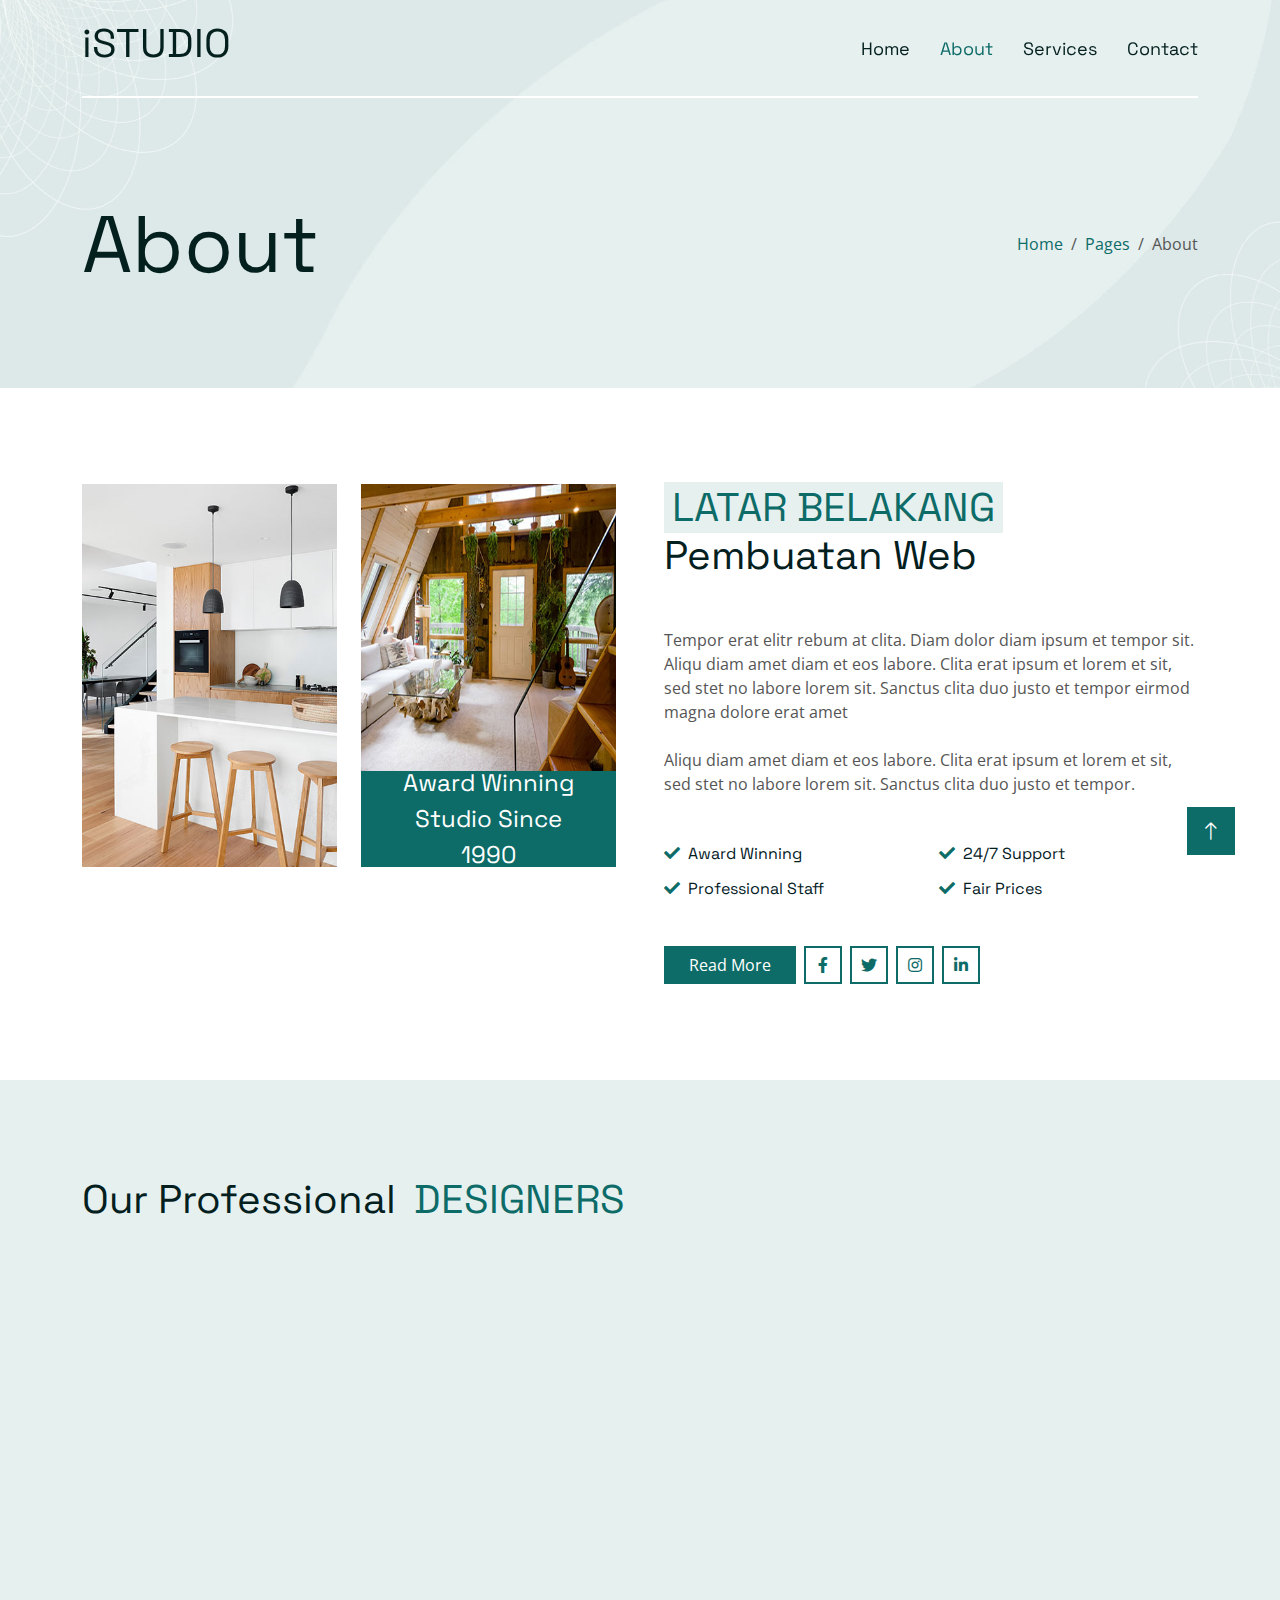
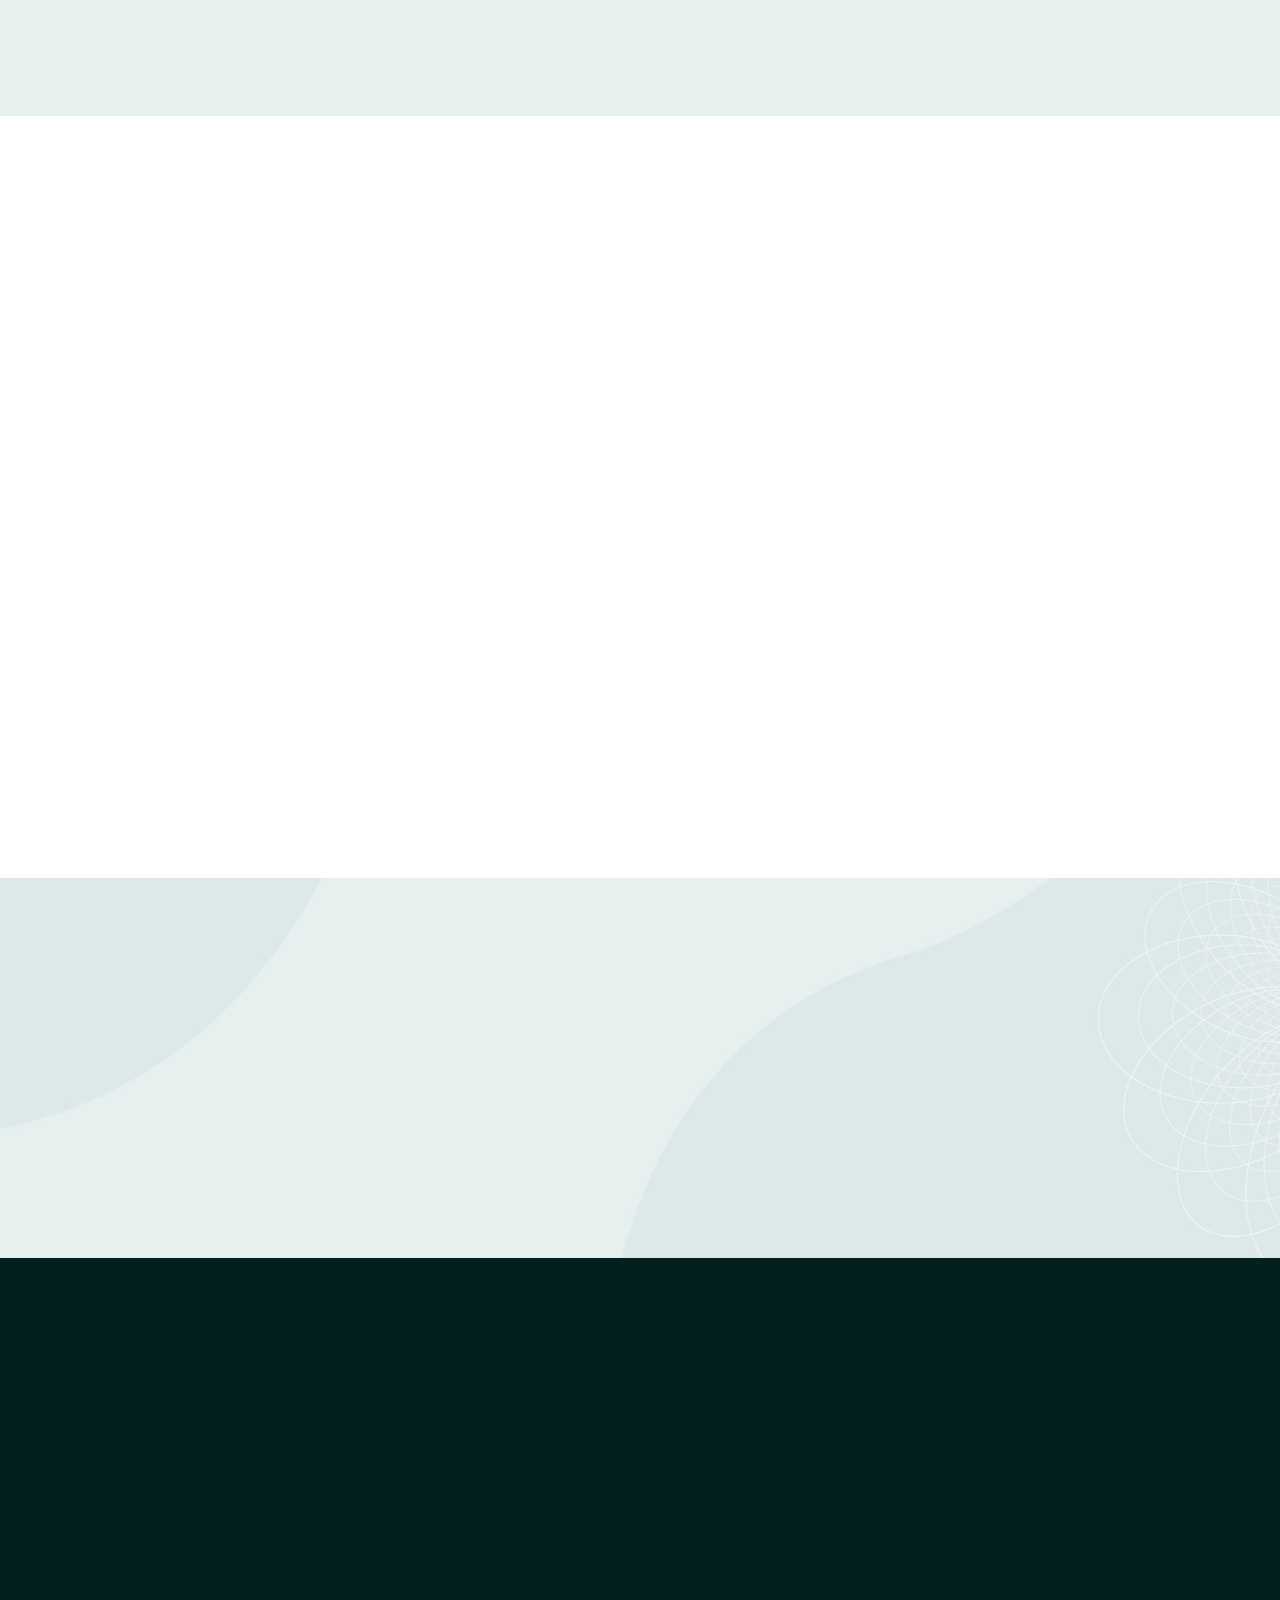
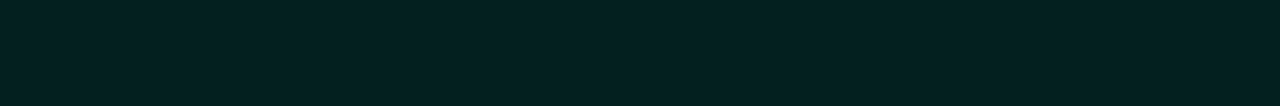
<file: about.html>
<!DOCTYPE html>
<html lang="en">

<head>
    <meta charset="utf-8">
    <title>iSTUDIO - Interior Design Website Template Free</title>
    <meta content="width=device-width, initial-scale=1.0" name="viewport">
    <meta content="" name="keywords">
    <meta content="" name="description">

    <!-- Favicon -->
    <link href="img/favicon.ico" rel="icon">

    <!-- Google Web Fonts -->
    <link rel="preconnect" href="https://fonts.googleapis.com">
    <link rel="preconnect" href="https://fonts.gstatic.com" crossorigin>
    <link href="https://fonts.googleapis.com/css2?family=Open+Sans&family=Space+Grotesk&display=swap" rel="stylesheet">

    <!-- Icon Font Stylesheet -->
    <link href="https://cdnjs.cloudflare.com/ajax/libs/font-awesome/5.10.0/css/all.min.css" rel="stylesheet">
    <link href="https://cdn.jsdelivr.net/npm/bootstrap-icons@1.4.1/font/bootstrap-icons.css" rel="stylesheet">

    <!-- Libraries Stylesheet -->
    <link href="lib/animate/animate.min.css" rel="stylesheet">
    <link href="lib/owlcarousel/assets/owl.carousel.min.css" rel="stylesheet">

    <!-- Customized Bootstrap Stylesheet -->
    <link href="css/bootstrap.min.css" rel="stylesheet">

    <!-- Template Stylesheet -->
    <link href="css/style.css" rel="stylesheet">
</head>

<body>
    <!-- Spinner Start -->
    <div id="spinner"
        class="show bg-white position-fixed translate-middle w-100 vh-100 top-50 start-50 d-flex align-items-center justify-content-center">
        <div class="spinner-grow text-primary" style="width: 3rem; height: 3rem;" role="status">
            <span class="sr-only">Loading...</span>
        </div>
    </div>
    <!-- Spinner End -->


    <!-- Navbar Start -->
    <div class="container-fluid sticky-top">
        <div class="container">
            <nav class="navbar navbar-expand-lg navbar-light border-bottom border-2 border-white">
                <a href="index.html" class="navbar-brand">
                    <h1>iSTUDIO</h1>
                </a>
                <button type="button" class="navbar-toggler ms-auto me-0" data-bs-toggle="collapse"
                    data-bs-target="#navbarCollapse">
                    <span class="navbar-toggler-icon"></span>
                </button>
                <div class="collapse navbar-collapse" id="navbarCollapse">
                    <div class="navbar-nav ms-auto">
                        <a href="index.html" class="nav-item nav-link">Home</a>
                        <a href="about.html" class="nav-item nav-link active">About</a>
                        <a href="service.html" class="nav-item nav-link">Services</a>
                        <a href="contact.html" class="nav-item nav-link">Contact</a>
                    </div>
                </div>
            </nav>
        </div>
    </div>
    <!-- Navbar End -->


    <!-- Hero Start -->
    <div class="container-fluid pb-5 bg-primary hero-header">
        <div class="container py-5">
            <div class="row g-3 align-items-center">
                <div class="col-lg-6 text-center text-lg-start">
                    <h1 class="display-1 mb-0 animated slideInLeft">About</h1>
                </div>
                <div class="col-lg-6 animated slideInRight">
                    <nav aria-label="breadcrumb">
                        <ol class="breadcrumb justify-content-center justify-content-lg-end mb-0">
                            <li class="breadcrumb-item"><a class="text-primary" href="#">Home</a></li>
                            <li class="breadcrumb-item"><a class="text-primary" href="#">Pages</a></li>
                            <li class="breadcrumb-item text-secondary active" aria-current="page">About</li>
                        </ol>
                    </nav>
                </div>
            </div>
        </div>
    </div>
    <!-- Hero End -->


    <!-- About Start -->
    <div class="container-fluid py-5">
        <div class="container py-5">
            <div class="row g-5">
                <div class="col-lg-6">
                    <div class="row">
                        <div class="col-6 wow fadeIn" data-wow-delay="0.1s">
                            <img class="img-fluid" src="img/about-1.jpg" alt="">
                        </div>
                        <div class="col-6 wow fadeIn" data-wow-delay="0.3s">
                            <img class="img-fluid h-75" src="img/about-2.jpg" alt="">
                            <div class="h-25 d-flex align-items-center text-center bg-primary px-4">
                                <h4 class="text-white lh-base mb-0">Award Winning Studio Since 1990</h4>
                            </div>
                        </div>
                    </div>
                </div>
                <div class="col-lg-6 wow fadeIn" data-wow-delay="0.5s">
                    <h1 class="mb-5"><span class="text-uppercase text-primary bg-light px-2">Latar Belakang</span> Pembuatan Web</h1>
                    <p class="mb-4">Tempor erat elitr rebum at clita. Diam dolor diam ipsum et tempor sit. Aliqu diam
                        amet diam et eos labore. Clita erat ipsum et lorem et sit, sed stet no labore lorem sit. Sanctus
                        clita duo justo et tempor eirmod magna dolore erat amet</p>
                    <p class="mb-5">Aliqu diam amet diam et eos labore. Clita erat ipsum et lorem et sit, sed stet no
                        labore lorem sit. Sanctus clita duo justo et tempor.</p>
                    <div class="row g-3">
                        <div class="col-sm-6">
                            <h6 class="mb-3"><i class="fa fa-check text-primary me-2"></i>Award Winning</h6>
                            <h6 class="mb-0"><i class="fa fa-check text-primary me-2"></i>Professional Staff</h6>
                        </div>
                        <div class="col-sm-6">
                            <h6 class="mb-3"><i class="fa fa-check text-primary me-2"></i>24/7 Support</h6>
                            <h6 class="mb-0"><i class="fa fa-check text-primary me-2"></i>Fair Prices</h6>
                        </div>
                    </div>
                    <div class="d-flex align-items-center mt-5">
                        <a class="btn btn-primary px-4 me-2" href="">Read More</a>
                        <a class="btn btn-outline-primary btn-square border-2 me-2" href=""><i class="fab fa-facebook-f"></i></a>
                        <a class="btn btn-outline-primary btn-square border-2 me-2" href=""><i class="fab fa-twitter"></i></a>
                        <a class="btn btn-outline-primary btn-square border-2 me-2" href=""><i class="fab fa-instagram"></i></a>
                        <a class="btn btn-outline-primary btn-square border-2" href=""><i class="fab fa-linkedin-in"></i></a>
                    </div>
                </div>
            </div>
        </div>
    </div>
    <!-- About End -->


    <!-- Team Start -->
    <div class="container-fluid bg-light py-5">
        <div class="container py-5">
            <h1 class="mb-5">Our Professional <span class="text-uppercase text-primary bg-light px-2">Designers</span>
            </h1>
            <div class="row g-4">
                <div class="col-md-6 col-lg-3 wow fadeIn" data-wow-delay="0.1s">
                    <div class="team-item position-relative overflow-hidden">
                        <img class="img-fluid w-100" src="img/team-1.jpg" alt="">
                        <div class="team-overlay">
                            <small class="mb-2">Architect</small>
                            <h4 class="lh-base text-light">Boris Johnson</h4>
                            <div class="d-flex justify-content-center">
                                <a class="btn btn-outline-primary btn-sm-square border-2 me-2" href="">
                                    <i class="fab fa-facebook-f"></i>
                                </a>
                                <a class="btn btn-outline-primary btn-sm-square border-2 me-2" href="">
                                    <i class="fab fa-twitter"></i>
                                </a>
                                <a class="btn btn-outline-primary btn-sm-square border-2 me-2" href="">
                                    <i class="fab fa-instagram"></i>
                                </a>
                                <a class="btn btn-outline-primary btn-sm-square border-2 me-2" href="">
                                    <i class="fab fa-linkedin-in"></i>
                                </a>
                            </div>
                        </div>
                    </div>
                </div>
                <div class="col-md-6 col-lg-3 wow fadeIn" data-wow-delay="0.3s">
                    <div class="team-item position-relative overflow-hidden">
                        <img class="img-fluid w-100" src="img/team-2.jpg" alt="">
                        <div class="team-overlay">
                            <small class="mb-2">Architect</small>
                            <h4 class="lh-base text-light">Donald Pakura</h4>
                            <div class="d-flex justify-content-center">
                                <a class="btn btn-outline-primary btn-sm-square border-2 me-2" href="">
                                    <i class="fab fa-facebook-f"></i>
                                </a>
                                <a class="btn btn-outline-primary btn-sm-square border-2 me-2" href="">
                                    <i class="fab fa-twitter"></i>
                                </a>
                                <a class="btn btn-outline-primary btn-sm-square border-2 me-2" href="">
                                    <i class="fab fa-instagram"></i>
                                </a>
                                <a class="btn btn-outline-primary btn-sm-square border-2 me-2" href="">
                                    <i class="fab fa-linkedin-in"></i>
                                </a>
                            </div>
                        </div>
                    </div>
                </div>
                <div class="col-md-6 col-lg-3 wow fadeIn" data-wow-delay="0.5s">
                    <div class="team-item position-relative overflow-hidden">
                        <img class="img-fluid w-100" src="img/team-3.jpg" alt="">
                        <div class="team-overlay">
                            <small class="mb-2">Architect</small>
                            <h4 class="lh-base text-light">Bradley Gordon</h4>
                            <div class="d-flex justify-content-center">
                                <a class="btn btn-outline-primary btn-sm-square border-2 me-2" href="">
                                    <i class="fab fa-facebook-f"></i>
                                </a>
                                <a class="btn btn-outline-primary btn-sm-square border-2 me-2" href="">
                                    <i class="fab fa-twitter"></i>
                                </a>
                                <a class="btn btn-outline-primary btn-sm-square border-2 me-2" href="">
                                    <i class="fab fa-instagram"></i>
                                </a>
                                <a class="btn btn-outline-primary btn-sm-square border-2 me-2" href="">
                                    <i class="fab fa-linkedin-in"></i>
                                </a>
                            </div>
                        </div>
                    </div>
                </div>
                <div class="col-md-6 col-lg-3 wow fadeIn" data-wow-delay="0.7s">
                    <div class="team-item position-relative overflow-hidden">
                        <img class="img-fluid w-100" src="img/team-4.jpg" alt="">
                        <div class="team-overlay">
                            <small class="mb-2">Architect</small>
                            <h4 class="lh-base text-light">Alexander Bell</h4>
                            <div class="d-flex justify-content-center">
                                <a class="btn btn-outline-primary btn-sm-square border-2 me-2" href="">
                                    <i class="fab fa-facebook-f"></i>
                                </a>
                                <a class="btn btn-outline-primary btn-sm-square border-2 me-2" href="">
                                    <i class="fab fa-twitter"></i>
                                </a>
                                <a class="btn btn-outline-primary btn-sm-square border-2 me-2" href="">
                                    <i class="fab fa-instagram"></i>
                                </a>
                                <a class="btn btn-outline-primary btn-sm-square border-2 me-2" href="">
                                    <i class="fab fa-linkedin-in"></i>
                                </a>
                            </div>
                        </div>
                    </div>
                </div>
            </div>
        </div>
    </div>
    <!-- Team End -->


    <!-- Feature Start -->
    <div class="container-fluid py-5">
        <div class="container py-5">
            <div class="text-center wow fadeIn" data-wow-delay="0.1s">
                <h1 class="mb-5">Why People <span class="text-uppercase text-primary bg-light px-2">Choose Us</span></h1>
            </div>
            <div class="row g-5 align-items-center text-center">
                <div class="col-md-6 col-lg-4 wow fadeIn" data-wow-delay="0.1s">
                    <i class="fa fa-calendar-alt fa-5x text-primary mb-4"></i>
                    <h4>25+ Years Experience</h4>
                    <p class="mb-0">Clita erat ipsum et lorem et sit, sed stet no labore lorem sit. Sanctus clita duo justo et tempor eirmod magna dolore erat amet</p>
                </div>
                <div class="col-md-6 col-lg-4 wow fadeIn" data-wow-delay="0.3s">
                    <i class="fa fa-tasks fa-5x text-primary mb-4"></i>
                    <h4>Best Interior Design</h4>
                    <p class="mb-0">Clita erat ipsum et lorem et sit, sed stet no labore lorem sit. Sanctus clita duo justo et tempor eirmod magna dolore erat amet</p>
                </div>
                <div class="col-md-6 col-lg-4 wow fadeIn" data-wow-delay="0.5s">
                    <i class="fa fa-pencil-ruler fa-5x text-primary mb-4"></i>
                    <h4>Innovative Architects</h4>
                    <p class="mb-0">Clita erat ipsum et lorem et sit, sed stet no labore lorem sit. Sanctus clita duo justo et tempor eirmod magna dolore erat amet</p>
                </div>
                <div class="col-md-6 col-lg-4 wow fadeIn" data-wow-delay="0.1s">
                    <i class="fa fa-user fa-5x text-primary mb-4"></i>
                    <h4>Customer Satisfaction</h4>
                    <p class="mb-0">Clita erat ipsum et lorem et sit, sed stet no labore lorem sit. Sanctus clita duo justo et tempor eirmod magna dolore erat amet</p>
                </div>
                <div class="col-md-6 col-lg-4 wow fadeIn" data-wow-delay="0.3s">
                    <i class="fa fa-hand-holding-usd fa-5x text-primary mb-4"></i>
                    <h4>Budget Friendly</h4>
                    <p class="mb-0">Clita erat ipsum et lorem et sit, sed stet no labore lorem sit. Sanctus clita duo justo et tempor eirmod magna dolore erat amet</p>
                </div>
                <div class="col-md-6 col-lg-4 wow fadeIn" data-wow-delay="0.5s">
                    <i class="fa fa-check fa-5x text-primary mb-4"></i>
                    <h4>Sustainable Material</h4>
                    <p class="mb-0">Clita erat ipsum et lorem et sit, sed stet no labore lorem sit. Sanctus clita duo justo et tempor eirmod magna dolore erat amet</p>
                </div>
            </div>
        </div>
    </div>
    <!-- Feature End -->


    <!-- Newsletter Start -->
    <div class="container-fluid bg-primary newsletter p-0">
        <div class="container p-0">
            <div class="row g-0 align-items-center">
                <div class="col-md-5 ps-lg-0 text-start wow fadeIn" data-wow-delay="0.2s">
                    <img class="img-fluid w-100" src="img/newsletter.jpg" alt="">
                </div>
                <div class="col-md-7 py-5 newsletter-text wow fadeIn" data-wow-delay="0.5s">
                    <div class="p-5">
                        <h1 class="mb-5">Subscribe the <span class="text-uppercase text-primary bg-white px-2">Newsletter</span></h1>
                        <div class="position-relative w-100 mb-2">
                            <input class="form-control border-0 w-100 ps-4 pe-5" type="text"
                                placeholder="Enter Your Email" style="height: 60px;">
                            <button type="button" class="btn shadow-none position-absolute top-0 end-0 mt-2 me-2"><i
                                    class="fa fa-paper-plane text-primary fs-4"></i></button>
                        </div>
                        <p class="mb-0">Diam sed sed dolor stet amet eirmod</p>
                    </div>
                </div>
            </div>
        </div>
    </div>
    <!-- Newsletter End -->


    <!-- Footer Start -->
    <div class="container-fluid bg-dark text-white-50 footer pt-5">
        <div class="container py-5">
            <div class="row g-5">
                <div class="col-md-6 col-lg-3 wow fadeIn" data-wow-delay="0.1s">
                    <a href="index.html" class="d-inline-block mb-3">
                        <h1 class="text-white">iSTUDIO</h1>
                    </a>
                    <p class="mb-4">Tempor erat elitr rebum at clita. Diam dolor diam ipsum et tempor sit. Aliqu diam amet diam et eos labore.</p>
                    <a class="btn btn-primary border-2 px-4" href="https://htmlcodex.com/downloading/?item=3587">Buy Pro Version</a>
                </div>
                <div class="col-md-6 col-lg-3 wow fadeIn" data-wow-delay="0.3s">
                    <h5 class="text-white mb-4">Get In Touch</h5>
                    <p><i class="fa fa-map-marker-alt me-3"></i>123 Street, New York, USA</p>
                    <p><i class="fa fa-phone-alt me-3"></i>+012 345 67890</p>
                    <p><i class="fa fa-envelope me-3"></i>info@example.com</p>
                    <div class="d-flex pt-2">
                        <a class="btn btn-outline-primary btn-square border-2 me-2" href=""><i class="fab fa-twitter"></i></a>
                        <a class="btn btn-outline-primary btn-square border-2 me-2" href=""><i class="fab fa-facebook-f"></i></a>
                        <a class="btn btn-outline-primary btn-square border-2 me-2" href=""><i class="fab fa-youtube"></i></a>
                        <a class="btn btn-outline-primary btn-square border-2 me-2" href=""><i class="fab fa-instagram"></i></a>
                        <a class="btn btn-outline-primary btn-square border-2 me-2" href=""><i class="fab fa-linkedin-in"></i></a>
                    </div>
                </div>
                <div class="col-md-6 col-lg-3 wow fadeIn" data-wow-delay="0.5s">
                    <h5 class="text-white mb-4">Popular Link</h5>
                    <a class="btn btn-link" href="">About Us</a>
                    <a class="btn btn-link" href="">Contact Us</a>
                    <a class="btn btn-link" href="">Privacy Policy</a>
                    <a class="btn btn-link" href="">Terms & Condition</a>
                    <a class="btn btn-link" href="">Career</a>
                </div>
                <div class="col-md-6 col-lg-3 wow fadeIn" data-wow-delay="0.7s">
                    <h5 class="text-white mb-4">Our Services</h5>
                    <a class="btn btn-link" href="">Interior Design</a>
                    <a class="btn btn-link" href="">Project Planning</a>
                    <a class="btn btn-link" href="">Renovation</a>
                    <a class="btn btn-link" href="">Implement</a>
                    <a class="btn btn-link" href="">Landscape Design</a>
                </div>
            </div>
        </div>
        <div class="container wow fadeIn" data-wow-delay="0.1s">
            <div class="copyright">
                <div class="row">
                    <div class="col-md-6 text-center text-md-start mb-3 mb-md-0">
                        &copy; <a class="border-bottom" href="#">Your Site Name</a>, All Right Reserved.

                        <!--/*** The author’s attribution link must remain intact in the template. ***/-->
                        <!--/*** If you wish to remove this credit link, please purchase the Pro Version . ***/-->
                        Designed By <a class="border-bottom" href="https://htmlcodex.com">HTML Codex</a>
                    </div>
                    <div class="col-md-6 text-center text-md-end">
                        <div class="footer-menu">
                            <a href="">Home</a>
                            <a href="">Cookies</a>
                            <a href="">Help</a>
                            <a href="">FAQs</a>
                        </div>
                    </div>
                </div>
            </div>
        </div>
    </div>
    <!-- Footer End -->


    <!-- Back to Top -->
    <a href="#" class="btn btn-lg btn-primary btn-lg-square back-to-top"><i class="bi bi-arrow-up"></i></a>


    <!-- JavaScript Libraries -->
    <script src="https://ajax.googleapis.com/ajax/libs/jquery/3.6.1/jquery.min.js"></script>
    <script src="https://cdn.jsdelivr.net/npm/bootstrap@5.0.0/dist/js/bootstrap.bundle.min.js"></script>
    <script src="lib/wow/wow.min.js"></script>
    <script src="lib/easing/easing.min.js"></script>
    <script src="lib/waypoints/waypoints.min.js"></script>
    <script src="lib/owlcarousel/owl.carousel.min.js"></script>

    <!-- Template Javascript -->
    <script src="js/main.js"></script>
</body>

</html>
</file>
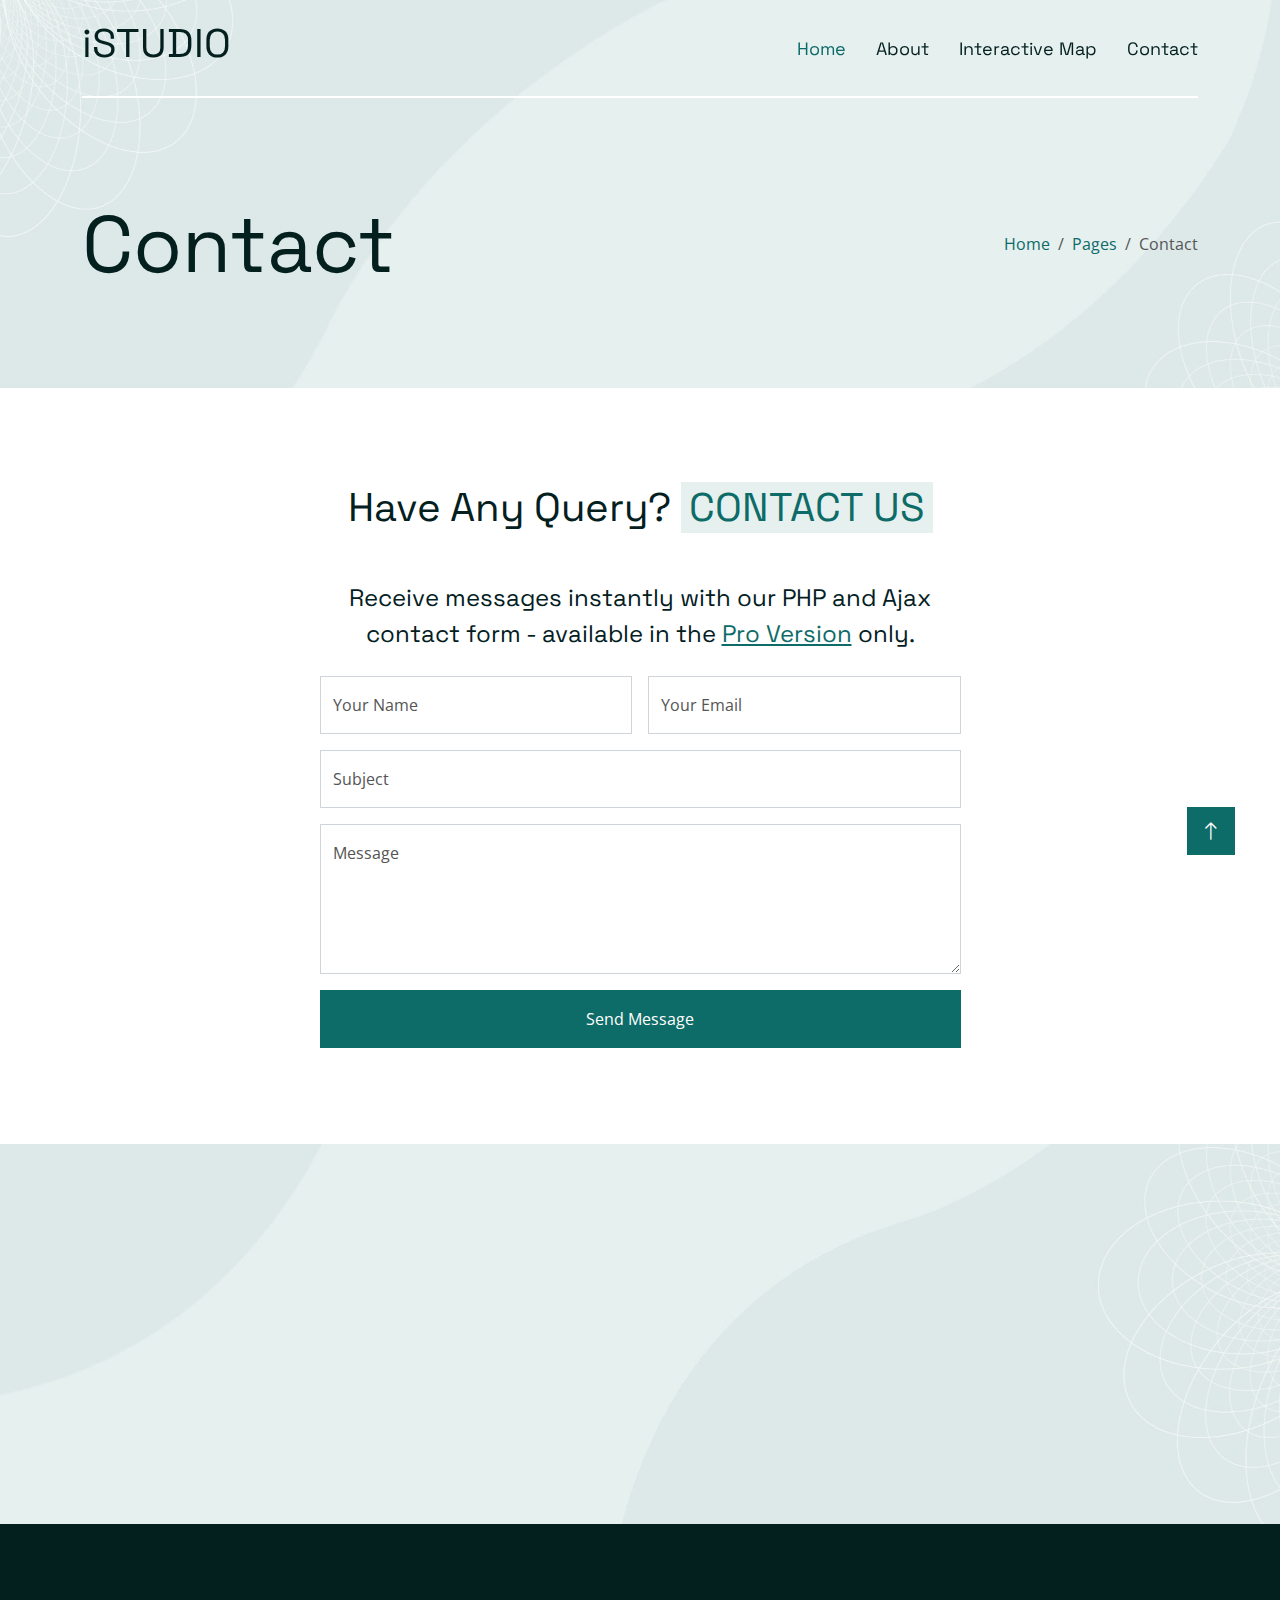
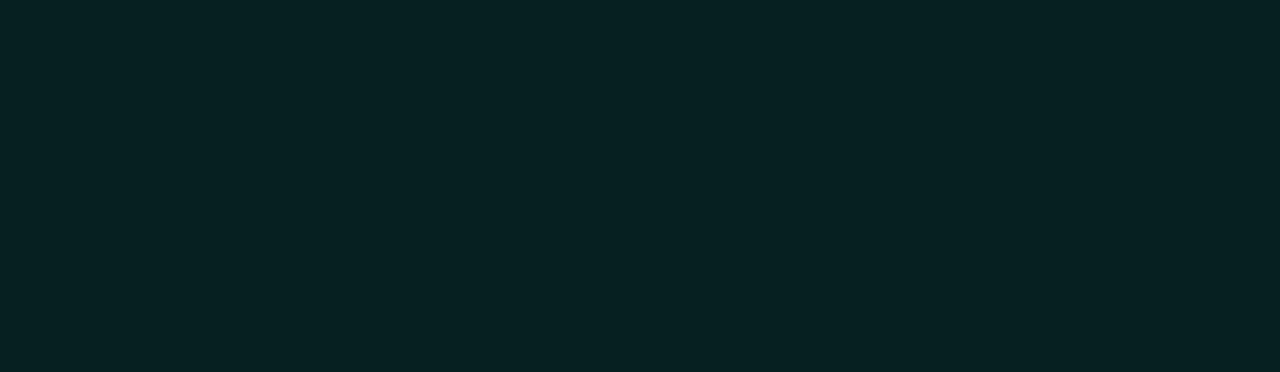
<file: contact.html>
<!DOCTYPE html>
<html lang="en">

<head>
    <meta charset="utf-8">
    <title>iSTUDIO - Interior Design Website Template Free</title>
    <meta content="width=device-width, initial-scale=1.0" name="viewport">
    <meta content="" name="keywords">
    <meta content="" name="description">

    <!-- Favicon -->
    <link href="img/favicon.ico" rel="icon">

    <!-- Google Web Fonts -->
    <link rel="preconnect" href="https://fonts.googleapis.com">
    <link rel="preconnect" href="https://fonts.gstatic.com" crossorigin>
    <link href="https://fonts.googleapis.com/css2?family=Open+Sans&family=Space+Grotesk&display=swap" rel="stylesheet">

    <!-- Icon Font Stylesheet -->
    <link href="https://cdnjs.cloudflare.com/ajax/libs/font-awesome/5.10.0/css/all.min.css" rel="stylesheet">
    <link href="https://cdn.jsdelivr.net/npm/bootstrap-icons@1.4.1/font/bootstrap-icons.css" rel="stylesheet">

    <!-- Libraries Stylesheet -->
    <link href="lib/animate/animate.min.css" rel="stylesheet">
    <link href="lib/owlcarousel/assets/owl.carousel.min.css" rel="stylesheet">

    <!-- Customized Bootstrap Stylesheet -->
    <link href="css/bootstrap.min.css" rel="stylesheet">

    <!-- Template Stylesheet -->
    <link href="css/style.css" rel="stylesheet">
</head>

<body>
    <!-- Spinner Start -->
    <div id="spinner"
        class="show bg-white position-fixed translate-middle w-100 vh-100 top-50 start-50 d-flex align-items-center justify-content-center">
        <div class="spinner-grow text-primary" style="width: 3rem; height: 3rem;" role="status">
            <span class="sr-only">Loading...</span>
        </div>
    </div>
    <!-- Spinner End -->


    <!-- Navbar Start -->
    <div class="container-fluid sticky-top">
        <div class="container">
            <nav class="navbar navbar-expand-lg navbar-light border-bottom border-2 border-white">
                <a href="index.html" class="navbar-brand">
                    <h1>iSTUDIO</h1>
                </a>
                <button type="button" class="navbar-toggler ms-auto me-0" data-bs-toggle="collapse"
                    data-bs-target="#navbarCollapse">
                    <span class="navbar-toggler-icon"></span>
                </button>
                <div class="collapse navbar-collapse" id="navbarCollapse">
                    <div class="navbar-nav ms-auto">
                        <a href="index.html" class="nav-item nav-link active">Home</a>
                        <a href="#about" class="nav-item nav-link">About</a>
                        <a href="service.html" class="nav-item nav-link">Interactive Map</a>
                        <a href="contact.html" class="nav-item nav-link">Contact</a>
                    </div>
                </div>
            </nav>
        </div>
    </div>
    <!-- Navbar End -->


    <!-- Hero Start -->
    <div class="container-fluid pb-5 bg-primary hero-header">
        <div class="container py-5">
            <div class="row g-3 align-items-center">
                <div class="col-lg-6 text-center text-lg-start">
                    <h1 class="display-1 mb-0 animated slideInLeft">Contact</h1>
                </div>
                <div class="col-lg-6 animated slideInRight">
                    <nav aria-label="breadcrumb">
                        <ol class="breadcrumb justify-content-center justify-content-lg-end mb-0">
                            <li class="breadcrumb-item"><a class="text-primary" href="#">Home</a></li>
                            <li class="breadcrumb-item"><a class="text-primary" href="#">Pages</a></li>
                            <li class="breadcrumb-item text-secondary active" aria-current="page">Contact</li>
                        </ol>
                    </nav>
                </div>
            </div>
        </div>
    </div>
    <!-- Hero End -->


    <!-- Contact Start -->
    <div class="container-fluid py-5">
        <div class="container py-5">
            <div class="text-center wow fadeIn" data-wow-delay="0.1s">
                <h1 class="mb-5">Have Any Query? <span class="text-uppercase text-primary bg-light px-2">Contact Us</span></h1>
            </div>
            <div class="row justify-content-center">
                <div class="col-lg-7">
                    <h4 class="text-center lh-base mb-4">Receive messages instantly with our PHP and Ajax contact form - available in the <a class="text-decoration-underline" href="https://htmlcodex.com/downloading/?item=3587">Pro Version</a> only.</h4>
                    <div class="wow fadeIn" data-wow-delay="0.3s">
                        <form>
                            <div class="row g-3">
                                <div class="col-md-6">
                                    <div class="form-floating">
                                        <input type="text" class="form-control" id="name" placeholder="Your Name">
                                        <label for="name">Your Name</label>
                                    </div>
                                </div>
                                <div class="col-md-6">
                                    <div class="form-floating">
                                        <input type="email" class="form-control" id="email" placeholder="Your Email">
                                        <label for="email">Your Email</label>
                                    </div>
                                </div>
                                <div class="col-12">
                                    <div class="form-floating">
                                        <input type="text" class="form-control" id="subject" placeholder="Subject">
                                        <label for="subject">Subject</label>
                                    </div>
                                </div>
                                <div class="col-12">
                                    <div class="form-floating">
                                        <textarea class="form-control" placeholder="Leave a message here" id="message" style="height: 150px"></textarea>
                                        <label for="message">Message</label>
                                    </div>
                                </div>
                                <div class="col-12">
                                    <button class="btn btn-primary w-100 py-3" type="submit">Send Message</button>
                                </div>
                            </div>
                        </form>
                    </div>
                </div>
            </div>
        </div>
    </div>
    <!-- Contact End -->
        

    <!-- Newsletter Start -->
    <div class="container-fluid bg-primary newsletter p-0">
        <div class="container p-0">
            <div class="row g-0 align-items-center">
                <div class="col-md-5 ps-lg-0 text-start wow fadeIn" data-wow-delay="0.2s">
                    <img class="img-fluid w-100" src="img/newsletter.jpg" alt="">
                </div>
                <div class="col-md-7 py-5 newsletter-text wow fadeIn" data-wow-delay="0.5s">
                    <div class="p-5">
                        <h1 class="mb-5">Subscribe the <span class="text-uppercase text-primary bg-white px-2">Newsletter</span></h1>
                        <div class="position-relative w-100 mb-2">
                            <input class="form-control border-0 w-100 ps-4 pe-5" type="text"
                                placeholder="Enter Your Email" style="height: 60px;">
                            <button type="button" class="btn shadow-none position-absolute top-0 end-0 mt-2 me-2"><i
                                    class="fa fa-paper-plane text-primary fs-4"></i></button>
                        </div>
                        <p class="mb-0">Diam sed sed dolor stet amet eirmod</p>
                    </div>
                </div>
            </div>
        </div>
    </div>
    <!-- Newsletter End -->


    <!-- Footer Start -->
    <div class="container-fluid bg-dark text-white-50 footer pt-5">
        <div class="container py-5">
            <div class="row g-5">
                <div class="col-md-6 col-lg-3 wow fadeIn" data-wow-delay="0.1s">
                    <a href="index.html" class="d-inline-block mb-3">
                        <h1 class="text-white">iSTUDIO</h1>
                    </a>
                    <p class="mb-4">Tempor erat elitr rebum at clita. Diam dolor diam ipsum et tempor sit. Aliqu diam amet diam et eos labore.</p>
                    <a class="btn btn-primary border-2 px-4" href="https://htmlcodex.com/downloading/?item=3587">Buy Pro Version</a>
                </div>
                <div class="col-md-6 col-lg-3 wow fadeIn" data-wow-delay="0.3s">
                    <h5 class="text-white mb-4">Get In Touch</h5>
                    <p><i class="fa fa-map-marker-alt me-3"></i>123 Street, New York, USA</p>
                    <p><i class="fa fa-phone-alt me-3"></i>+012 345 67890</p>
                    <p><i class="fa fa-envelope me-3"></i>info@example.com</p>
                    <div class="d-flex pt-2">
                        <a class="btn btn-outline-primary btn-square border-2 me-2" href=""><i class="fab fa-twitter"></i></a>
                        <a class="btn btn-outline-primary btn-square border-2 me-2" href=""><i class="fab fa-facebook-f"></i></a>
                        <a class="btn btn-outline-primary btn-square border-2 me-2" href=""><i class="fab fa-youtube"></i></a>
                        <a class="btn btn-outline-primary btn-square border-2 me-2" href=""><i class="fab fa-instagram"></i></a>
                        <a class="btn btn-outline-primary btn-square border-2 me-2" href=""><i class="fab fa-linkedin-in"></i></a>
                    </div>
                </div>
                <div class="col-md-6 col-lg-3 wow fadeIn" data-wow-delay="0.5s">
                    <h5 class="text-white mb-4">Popular Link</h5>
                    <a class="btn btn-link" href="">About Us</a>
                    <a class="btn btn-link" href="">Contact Us</a>
                    <a class="btn btn-link" href="">Privacy Policy</a>
                    <a class="btn btn-link" href="">Terms & Condition</a>
                    <a class="btn btn-link" href="">Career</a>
                </div>
                <div class="col-md-6 col-lg-3 wow fadeIn" data-wow-delay="0.7s">
                    <h5 class="text-white mb-4">Our Services</h5>
                    <a class="btn btn-link" href="">Interior Design</a>
                    <a class="btn btn-link" href="">Project Planning</a>
                    <a class="btn btn-link" href="">Renovation</a>
                    <a class="btn btn-link" href="">Implement</a>
                    <a class="btn btn-link" href="">Landscape Design</a>
                </div>
            </div>
        </div>
        <div class="container wow fadeIn" data-wow-delay="0.1s">
            <div class="copyright">
                <div class="row">
                    <div class="col-md-6 text-center text-md-start mb-3 mb-md-0">
                        &copy; <a class="border-bottom" href="#">Your Site Name</a>, All Right Reserved.

                        <!--/*** The author’s attribution link must remain intact in the template. ***/-->
                        <!--/*** If you wish to remove this credit link, please purchase the Pro Version . ***/-->
                        Designed By <a class="border-bottom" href="https://htmlcodex.com">HTML Codex</a>
                    </div>
                    <div class="col-md-6 text-center text-md-end">
                        <div class="footer-menu">
                            <a href="">Home</a>
                            <a href="">Cookies</a>
                            <a href="">Help</a>
                            <a href="">FAQs</a>
                        </div>
                    </div>
                </div>
            </div>
        </div>
    </div>
    <!-- Footer End -->


    <!-- Back to Top -->
    <a href="#" class="btn btn-lg btn-primary btn-lg-square back-to-top"><i class="bi bi-arrow-up"></i></a>


    <!-- JavaScript Libraries -->
    <script src="https://ajax.googleapis.com/ajax/libs/jquery/3.6.1/jquery.min.js"></script>
    <script src="https://cdn.jsdelivr.net/npm/bootstrap@5.0.0/dist/js/bootstrap.bundle.min.js"></script>
    <script src="lib/wow/wow.min.js"></script>
    <script src="lib/easing/easing.min.js"></script>
    <script src="lib/waypoints/waypoints.min.js"></script>
    <script src="lib/owlcarousel/owl.carousel.min.js"></script>

    <!-- Template Javascript -->
    <script src="js/main.js"></script>
</body>

</html>
</file>
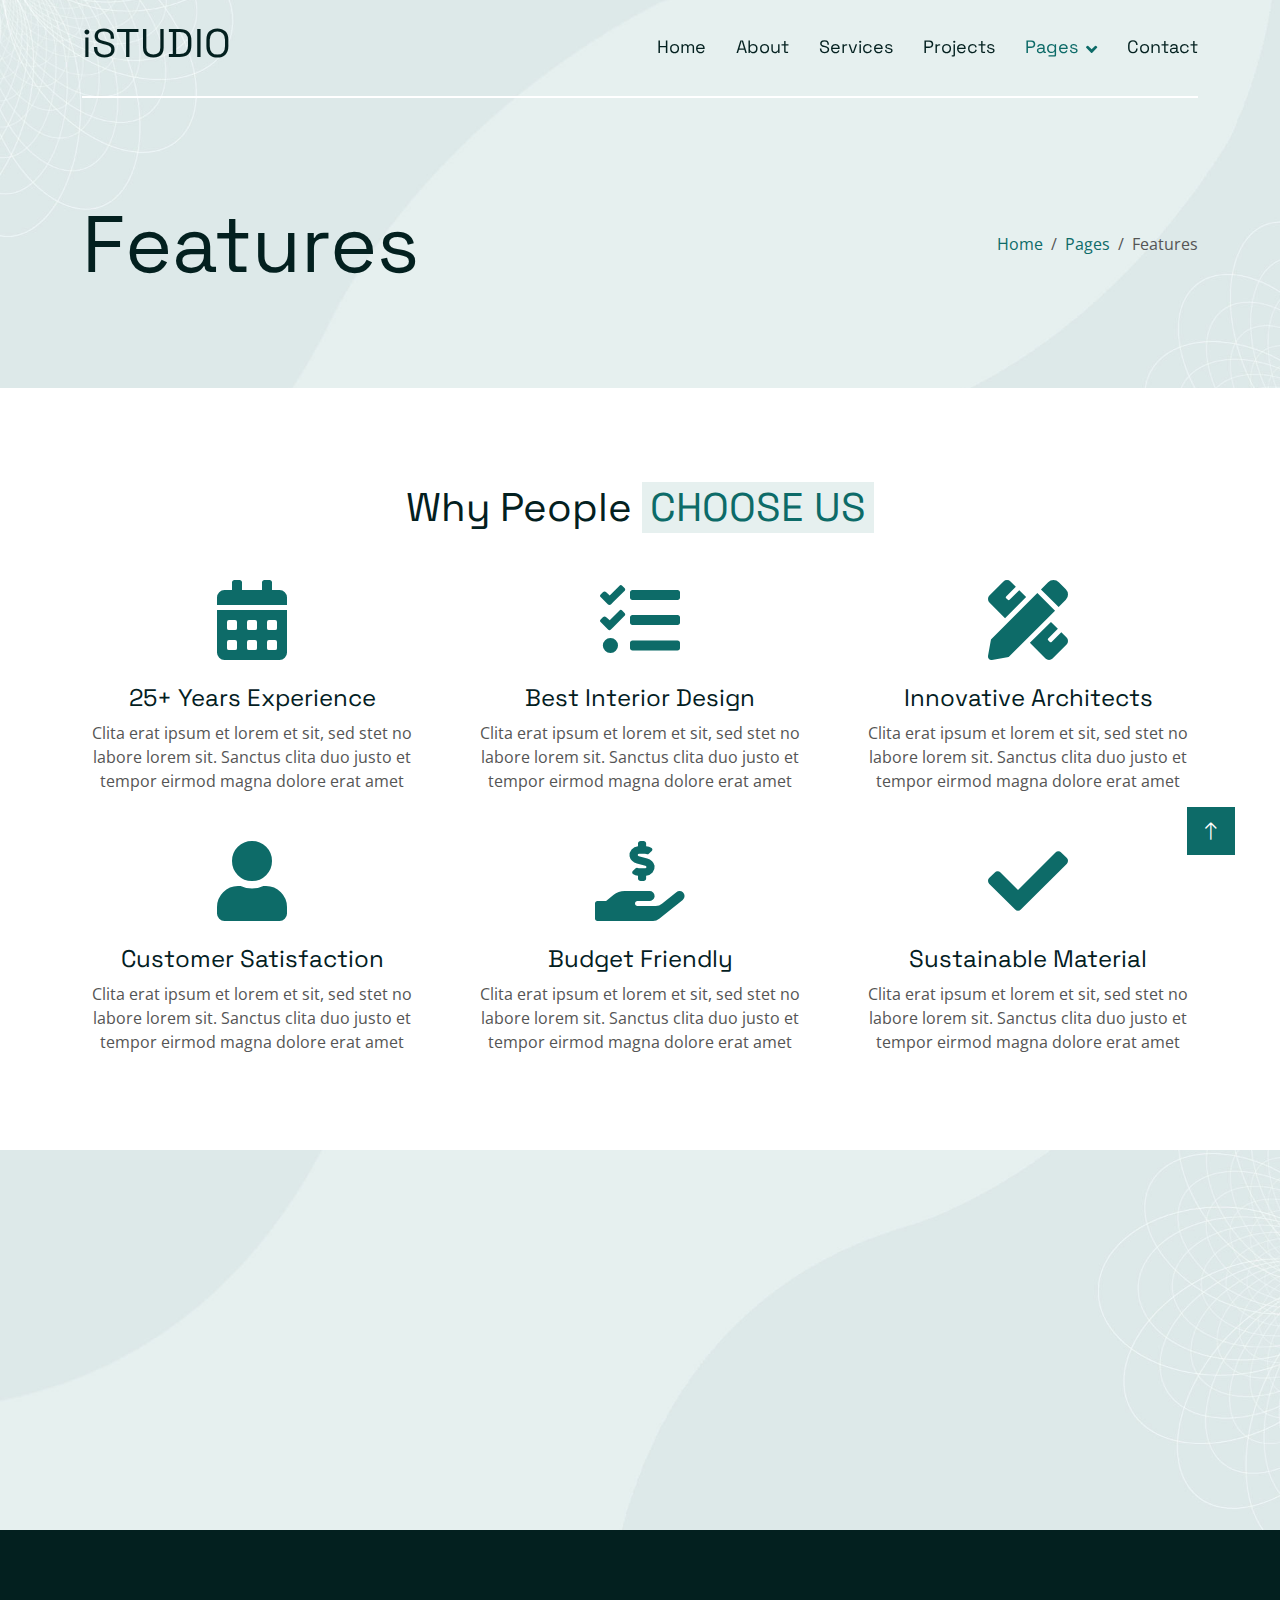
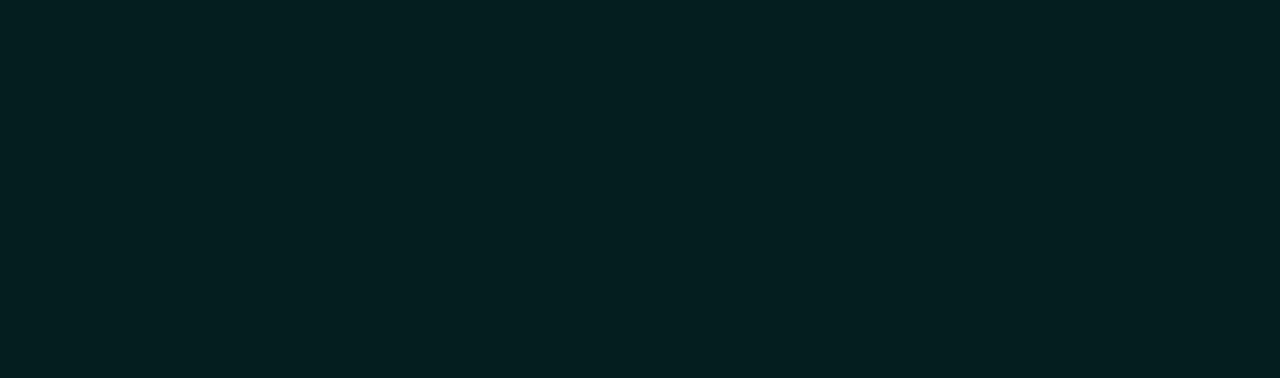
<file: feature.html>
<!DOCTYPE html>
<html lang="en">

<head>
    <meta charset="utf-8">
    <title>iSTUDIO - Interior Design Website Template Free</title>
    <meta content="width=device-width, initial-scale=1.0" name="viewport">
    <meta content="" name="keywords">
    <meta content="" name="description">

    <!-- Favicon -->
    <link href="img/favicon.ico" rel="icon">

    <!-- Google Web Fonts -->
    <link rel="preconnect" href="https://fonts.googleapis.com">
    <link rel="preconnect" href="https://fonts.gstatic.com" crossorigin>
    <link href="https://fonts.googleapis.com/css2?family=Open+Sans&family=Space+Grotesk&display=swap" rel="stylesheet">

    <!-- Icon Font Stylesheet -->
    <link href="https://cdnjs.cloudflare.com/ajax/libs/font-awesome/5.10.0/css/all.min.css" rel="stylesheet">
    <link href="https://cdn.jsdelivr.net/npm/bootstrap-icons@1.4.1/font/bootstrap-icons.css" rel="stylesheet">

    <!-- Libraries Stylesheet -->
    <link href="lib/animate/animate.min.css" rel="stylesheet">
    <link href="lib/owlcarousel/assets/owl.carousel.min.css" rel="stylesheet">

    <!-- Customized Bootstrap Stylesheet -->
    <link href="css/bootstrap.min.css" rel="stylesheet">

    <!-- Template Stylesheet -->
    <link href="css/style.css" rel="stylesheet">
</head>

<body>
    <!-- Spinner Start -->
    <div id="spinner"
        class="show bg-white position-fixed translate-middle w-100 vh-100 top-50 start-50 d-flex align-items-center justify-content-center">
        <div class="spinner-grow text-primary" style="width: 3rem; height: 3rem;" role="status">
            <span class="sr-only">Loading...</span>
        </div>
    </div>
    <!-- Spinner End -->


    <!-- Navbar Start -->
    <div class="container-fluid sticky-top">
        <div class="container">
            <nav class="navbar navbar-expand-lg navbar-light border-bottom border-2 border-white">
                <a href="index.html" class="navbar-brand">
                    <h1>iSTUDIO</h1>
                </a>
                <button type="button" class="navbar-toggler ms-auto me-0" data-bs-toggle="collapse"
                    data-bs-target="#navbarCollapse">
                    <span class="navbar-toggler-icon"></span>
                </button>
                <div class="collapse navbar-collapse" id="navbarCollapse">
                    <div class="navbar-nav ms-auto">
                        <a href="index.html" class="nav-item nav-link">Home</a>
                        <a href="about.html" class="nav-item nav-link">About</a>
                        <a href="service.html" class="nav-item nav-link">Services</a>
                        <a href="project.html" class="nav-item nav-link">Projects</a>
                        <div class="nav-item dropdown">
                            <a href="#" class="nav-link dropdown-toggle active" data-bs-toggle="dropdown">Pages</a>
                            <div class="dropdown-menu bg-light mt-2">
                                <a href="feature.html" class="dropdown-item active">Features</a>
                                <a href="team.html" class="dropdown-item">Our Team</a>
                                <a href="testimonial.html" class="dropdown-item">Testimonial</a>
                                <a href="404.html" class="dropdown-item">404 Page</a>
                            </div>
                        </div>
                        <a href="contact.html" class="nav-item nav-link">Contact</a>
                    </div>
                </div>
            </nav>
        </div>
    </div>
    <!-- Navbar End -->


    <!-- Hero Start -->
    <div class="container-fluid pb-5 bg-primary hero-header">
        <div class="container py-5">
            <div class="row g-3 align-items-center">
                <div class="col-lg-6 text-center text-lg-start">
                    <h1 class="display-1 mb-0 animated slideInLeft">Features</h1>
                </div>
                <div class="col-lg-6 animated slideInRight">
                    <nav aria-label="breadcrumb">
                        <ol class="breadcrumb justify-content-center justify-content-lg-end mb-0">
                            <li class="breadcrumb-item"><a class="text-primary" href="#">Home</a></li>
                            <li class="breadcrumb-item"><a class="text-primary" href="#">Pages</a></li>
                            <li class="breadcrumb-item text-secondary active" aria-current="page">Features</li>
                        </ol>
                    </nav>
                </div>
            </div>
        </div>
    </div>
    <!-- Hero End -->


    <!-- Feature Start -->
    <div class="container-fluid py-5">
        <div class="container py-5">
            <div class="text-center wow fadeIn" data-wow-delay="0.1s">
                <h1 class="mb-5">Why People <span class="text-uppercase text-primary bg-light px-2">Choose Us</span></h1>
            </div>
            <div class="row g-5 align-items-center text-center">
                <div class="col-md-6 col-lg-4 wow fadeIn" data-wow-delay="0.1s">
                    <i class="fa fa-calendar-alt fa-5x text-primary mb-4"></i>
                    <h4>25+ Years Experience</h4>
                    <p class="mb-0">Clita erat ipsum et lorem et sit, sed stet no labore lorem sit. Sanctus clita duo justo et tempor eirmod magna dolore erat amet</p>
                </div>
                <div class="col-md-6 col-lg-4 wow fadeIn" data-wow-delay="0.3s">
                    <i class="fa fa-tasks fa-5x text-primary mb-4"></i>
                    <h4>Best Interior Design</h4>
                    <p class="mb-0">Clita erat ipsum et lorem et sit, sed stet no labore lorem sit. Sanctus clita duo justo et tempor eirmod magna dolore erat amet</p>
                </div>
                <div class="col-md-6 col-lg-4 wow fadeIn" data-wow-delay="0.5s">
                    <i class="fa fa-pencil-ruler fa-5x text-primary mb-4"></i>
                    <h4>Innovative Architects</h4>
                    <p class="mb-0">Clita erat ipsum et lorem et sit, sed stet no labore lorem sit. Sanctus clita duo justo et tempor eirmod magna dolore erat amet</p>
                </div>
                <div class="col-md-6 col-lg-4 wow fadeIn" data-wow-delay="0.1s">
                    <i class="fa fa-user fa-5x text-primary mb-4"></i>
                    <h4>Customer Satisfaction</h4>
                    <p class="mb-0">Clita erat ipsum et lorem et sit, sed stet no labore lorem sit. Sanctus clita duo justo et tempor eirmod magna dolore erat amet</p>
                </div>
                <div class="col-md-6 col-lg-4 wow fadeIn" data-wow-delay="0.3s">
                    <i class="fa fa-hand-holding-usd fa-5x text-primary mb-4"></i>
                    <h4>Budget Friendly</h4>
                    <p class="mb-0">Clita erat ipsum et lorem et sit, sed stet no labore lorem sit. Sanctus clita duo justo et tempor eirmod magna dolore erat amet</p>
                </div>
                <div class="col-md-6 col-lg-4 wow fadeIn" data-wow-delay="0.5s">
                    <i class="fa fa-check fa-5x text-primary mb-4"></i>
                    <h4>Sustainable Material</h4>
                    <p class="mb-0">Clita erat ipsum et lorem et sit, sed stet no labore lorem sit. Sanctus clita duo justo et tempor eirmod magna dolore erat amet</p>
                </div>
            </div>
        </div>
    </div>
    <!-- Feature End -->


    <!-- Newsletter Start -->
    <div class="container-fluid bg-primary newsletter p-0">
        <div class="container p-0">
            <div class="row g-0 align-items-center">
                <div class="col-md-5 ps-lg-0 text-start wow fadeIn" data-wow-delay="0.2s">
                    <img class="img-fluid w-100" src="img/newsletter.jpg" alt="">
                </div>
                <div class="col-md-7 py-5 newsletter-text wow fadeIn" data-wow-delay="0.5s">
                    <div class="p-5">
                        <h1 class="mb-5">Subscribe the <span class="text-uppercase text-primary bg-white px-2">Newsletter</span></h1>
                        <div class="position-relative w-100 mb-2">
                            <input class="form-control border-0 w-100 ps-4 pe-5" type="text"
                                placeholder="Enter Your Email" style="height: 60px;">
                            <button type="button" class="btn shadow-none position-absolute top-0 end-0 mt-2 me-2"><i
                                    class="fa fa-paper-plane text-primary fs-4"></i></button>
                        </div>
                        <p class="mb-0">Diam sed sed dolor stet amet eirmod</p>
                    </div>
                </div>
            </div>
        </div>
    </div>
    <!-- Newsletter End -->


    <!-- Footer Start -->
    <div class="container-fluid bg-dark text-white-50 footer pt-5">
        <div class="container py-5">
            <div class="row g-5">
                <div class="col-md-6 col-lg-3 wow fadeIn" data-wow-delay="0.1s">
                    <a href="index.html" class="d-inline-block mb-3">
                        <h1 class="text-white">iSTUDIO</h1>
                    </a>
                    <p class="mb-4">Tempor erat elitr rebum at clita. Diam dolor diam ipsum et tempor sit. Aliqu diam amet diam et eos labore.</p>
                    <a class="btn btn-primary border-2 px-4" href="https://htmlcodex.com/downloading/?item=3587">Buy Pro Version</a>
                </div>
                <div class="col-md-6 col-lg-3 wow fadeIn" data-wow-delay="0.3s">
                    <h5 class="text-white mb-4">Get In Touch</h5>
                    <p><i class="fa fa-map-marker-alt me-3"></i>123 Street, New York, USA</p>
                    <p><i class="fa fa-phone-alt me-3"></i>+012 345 67890</p>
                    <p><i class="fa fa-envelope me-3"></i>info@example.com</p>
                    <div class="d-flex pt-2">
                        <a class="btn btn-outline-primary btn-square border-2 me-2" href=""><i class="fab fa-twitter"></i></a>
                        <a class="btn btn-outline-primary btn-square border-2 me-2" href=""><i class="fab fa-facebook-f"></i></a>
                        <a class="btn btn-outline-primary btn-square border-2 me-2" href=""><i class="fab fa-youtube"></i></a>
                        <a class="btn btn-outline-primary btn-square border-2 me-2" href=""><i class="fab fa-instagram"></i></a>
                        <a class="btn btn-outline-primary btn-square border-2 me-2" href=""><i class="fab fa-linkedin-in"></i></a>
                    </div>
                </div>
                <div class="col-md-6 col-lg-3 wow fadeIn" data-wow-delay="0.5s">
                    <h5 class="text-white mb-4">Popular Link</h5>
                    <a class="btn btn-link" href="">About Us</a>
                    <a class="btn btn-link" href="">Contact Us</a>
                    <a class="btn btn-link" href="">Privacy Policy</a>
                    <a class="btn btn-link" href="">Terms & Condition</a>
                    <a class="btn btn-link" href="">Career</a>
                </div>
                <div class="col-md-6 col-lg-3 wow fadeIn" data-wow-delay="0.7s">
                    <h5 class="text-white mb-4">Our Services</h5>
                    <a class="btn btn-link" href="">Interior Design</a>
                    <a class="btn btn-link" href="">Project Planning</a>
                    <a class="btn btn-link" href="">Renovation</a>
                    <a class="btn btn-link" href="">Implement</a>
                    <a class="btn btn-link" href="">Landscape Design</a>
                </div>
            </div>
        </div>
        <div class="container wow fadeIn" data-wow-delay="0.1s">
            <div class="copyright">
                <div class="row">
                    <div class="col-md-6 text-center text-md-start mb-3 mb-md-0">
                        &copy; <a class="border-bottom" href="#">Your Site Name</a>, All Right Reserved.

                        <!--/*** The author’s attribution link must remain intact in the template. ***/-->
                        <!--/*** If you wish to remove this credit link, please purchase the Pro Version . ***/-->
                        Designed By <a class="border-bottom" href="https://htmlcodex.com">HTML Codex</a>
                    </div>
                    <div class="col-md-6 text-center text-md-end">
                        <div class="footer-menu">
                            <a href="">Home</a>
                            <a href="">Cookies</a>
                            <a href="">Help</a>
                            <a href="">FAQs</a>
                        </div>
                    </div>
                </div>
            </div>
        </div>
    </div>
    <!-- Footer End -->


    <!-- Back to Top -->
    <a href="#" class="btn btn-lg btn-primary btn-lg-square back-to-top"><i class="bi bi-arrow-up"></i></a>


    <!-- JavaScript Libraries -->
    <script src="https://ajax.googleapis.com/ajax/libs/jquery/3.6.1/jquery.min.js"></script>
    <script src="https://cdn.jsdelivr.net/npm/bootstrap@5.0.0/dist/js/bootstrap.bundle.min.js"></script>
    <script src="lib/wow/wow.min.js"></script>
    <script src="lib/easing/easing.min.js"></script>
    <script src="lib/waypoints/waypoints.min.js"></script>
    <script src="lib/owlcarousel/owl.carousel.min.js"></script>

    <!-- Template Javascript -->
    <script src="js/main.js"></script>
</body>

</html>
</file>
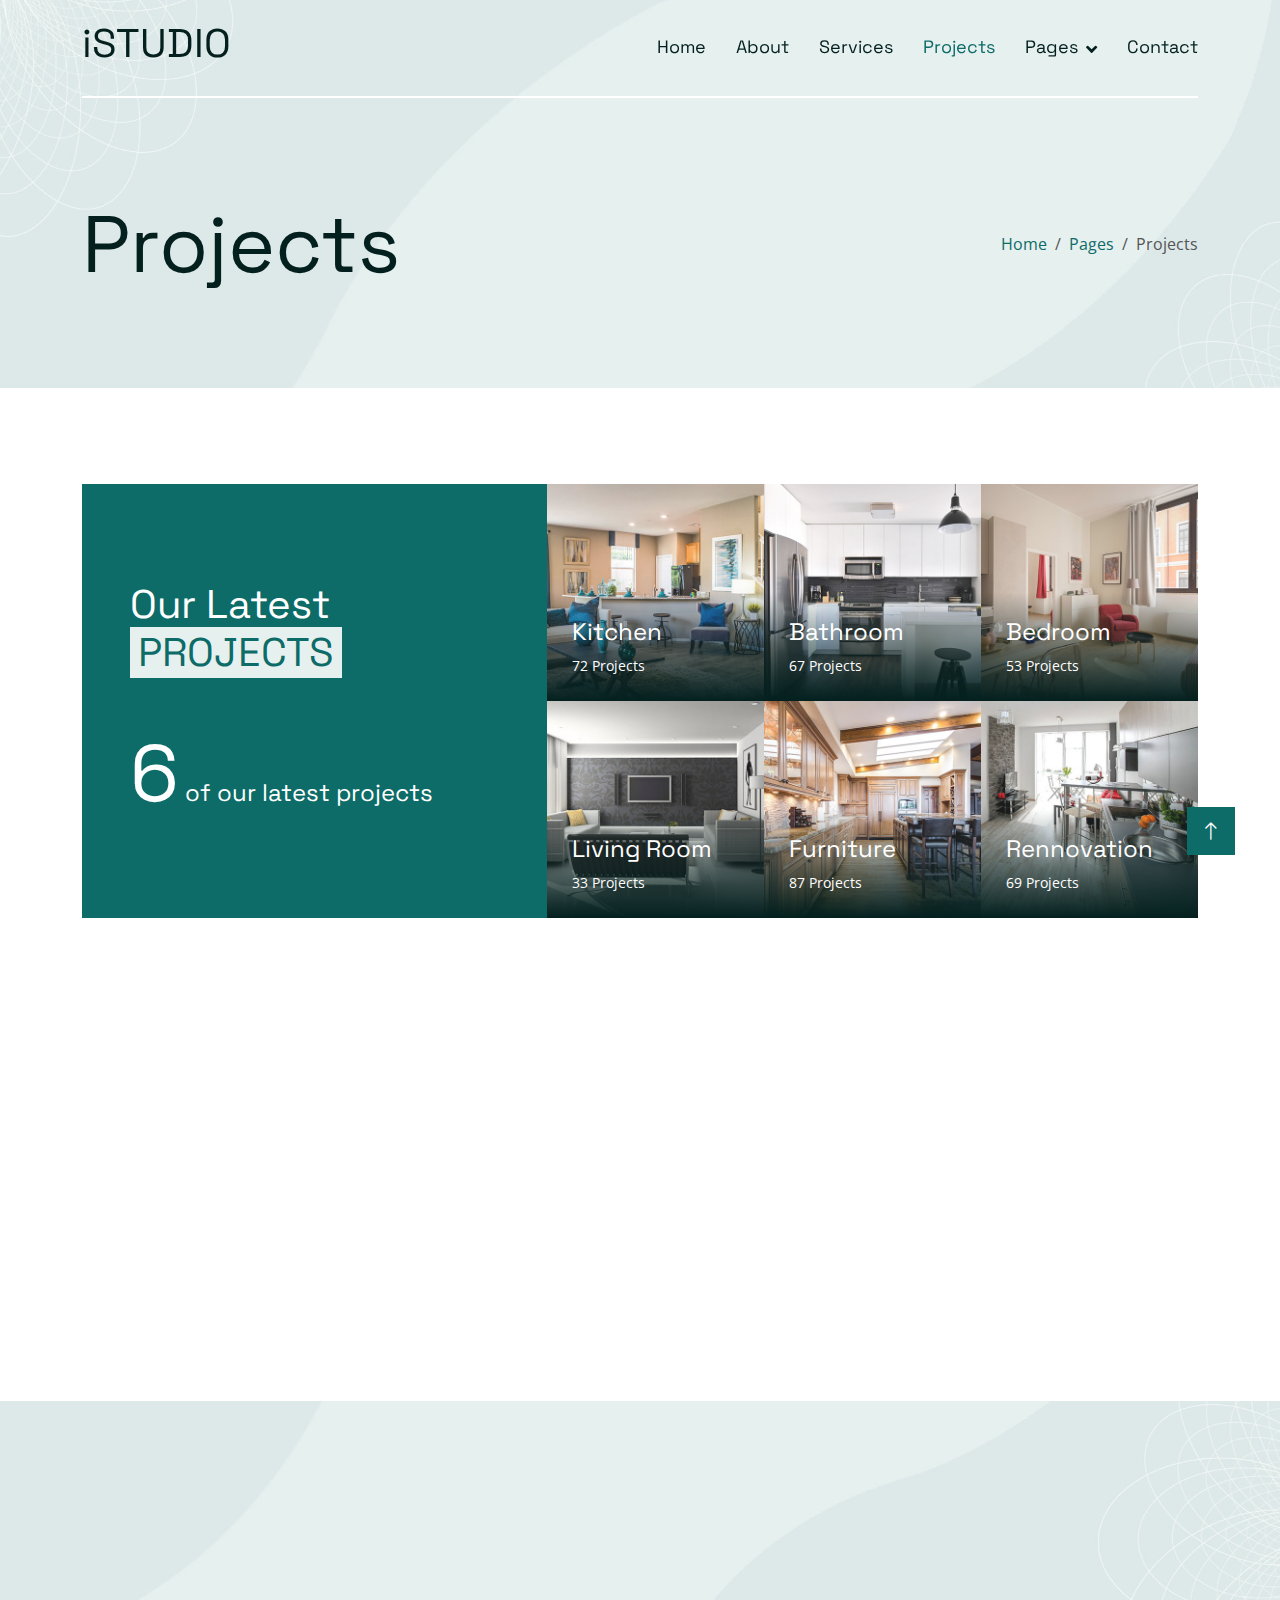
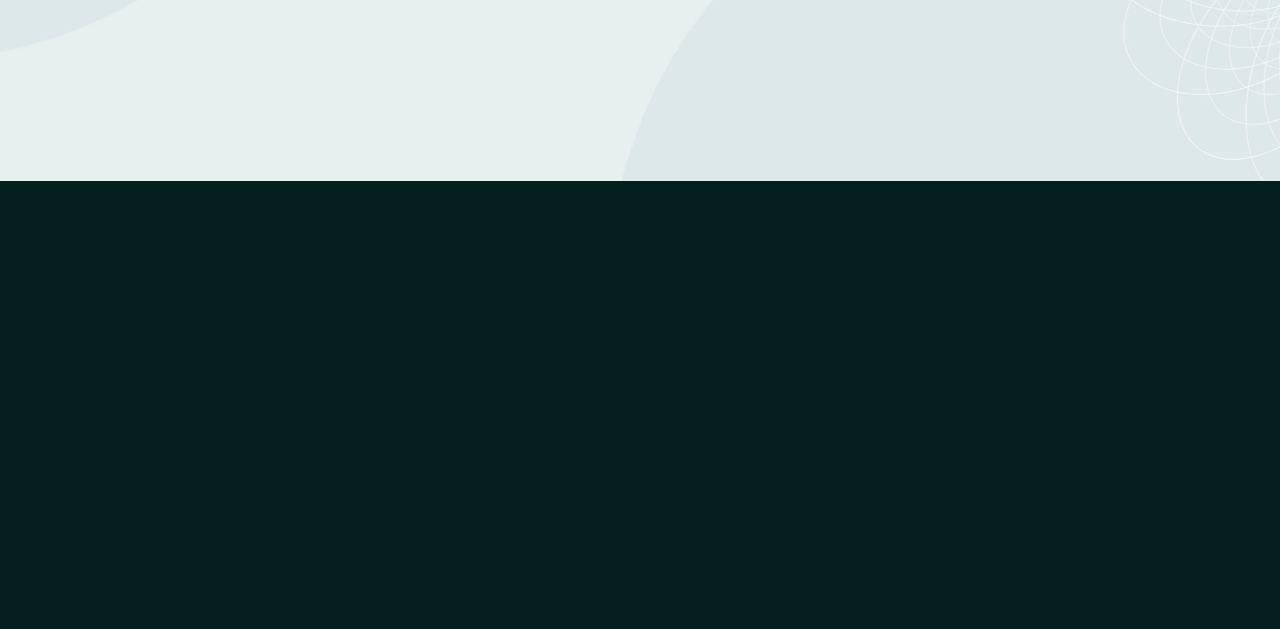
<file: project.html>
<!DOCTYPE html>
<html lang="en">

<head>
    <meta charset="utf-8">
    <title>iSTUDIO - Interior Design Website Template Free</title>
    <meta content="width=device-width, initial-scale=1.0" name="viewport">
    <meta content="" name="keywords">
    <meta content="" name="description">

    <!-- Favicon -->
    <link href="img/favicon.ico" rel="icon">

    <!-- Google Web Fonts -->
    <link rel="preconnect" href="https://fonts.googleapis.com">
    <link rel="preconnect" href="https://fonts.gstatic.com" crossorigin>
    <link href="https://fonts.googleapis.com/css2?family=Open+Sans&family=Space+Grotesk&display=swap" rel="stylesheet">

    <!-- Icon Font Stylesheet -->
    <link href="https://cdnjs.cloudflare.com/ajax/libs/font-awesome/5.10.0/css/all.min.css" rel="stylesheet">
    <link href="https://cdn.jsdelivr.net/npm/bootstrap-icons@1.4.1/font/bootstrap-icons.css" rel="stylesheet">

    <!-- Libraries Stylesheet -->
    <link href="lib/animate/animate.min.css" rel="stylesheet">
    <link href="lib/owlcarousel/assets/owl.carousel.min.css" rel="stylesheet">

    <!-- Customized Bootstrap Stylesheet -->
    <link href="css/bootstrap.min.css" rel="stylesheet">

    <!-- Template Stylesheet -->
    <link href="css/style.css" rel="stylesheet">
</head>

<body>
    <!-- Spinner Start -->
    <div id="spinner"
        class="show bg-white position-fixed translate-middle w-100 vh-100 top-50 start-50 d-flex align-items-center justify-content-center">
        <div class="spinner-grow text-primary" style="width: 3rem; height: 3rem;" role="status">
            <span class="sr-only">Loading...</span>
        </div>
    </div>
    <!-- Spinner End -->


    <!-- Navbar Start -->
    <div class="container-fluid sticky-top">
        <div class="container">
            <nav class="navbar navbar-expand-lg navbar-light border-bottom border-2 border-white">
                <a href="index.html" class="navbar-brand">
                    <h1>iSTUDIO</h1>
                </a>
                <button type="button" class="navbar-toggler ms-auto me-0" data-bs-toggle="collapse"
                    data-bs-target="#navbarCollapse">
                    <span class="navbar-toggler-icon"></span>
                </button>
                <div class="collapse navbar-collapse" id="navbarCollapse">
                    <div class="navbar-nav ms-auto">
                        <a href="index.html" class="nav-item nav-link">Home</a>
                        <a href="about.html" class="nav-item nav-link">About</a>
                        <a href="service.html" class="nav-item nav-link">Services</a>
                        <a href="project.html" class="nav-item nav-link active">Projects</a>
                        <div class="nav-item dropdown">
                            <a href="#" class="nav-link dropdown-toggle" data-bs-toggle="dropdown">Pages</a>
                            <div class="dropdown-menu bg-light mt-2">
                                <a href="feature.html" class="dropdown-item">Features</a>
                                <a href="team.html" class="dropdown-item">Our Team</a>
                                <a href="testimonial.html" class="dropdown-item">Testimonial</a>
                                <a href="404.html" class="dropdown-item">404 Page</a>
                            </div>
                        </div>
                        <a href="contact.html" class="nav-item nav-link">Contact</a>
                    </div>
                </div>
            </nav>
        </div>
    </div>
    <!-- Navbar End -->


    <!-- Hero Start -->
    <div class="container-fluid pb-5 bg-primary hero-header">
        <div class="container py-5">
            <div class="row g-3 align-items-center">
                <div class="col-lg-6 text-center text-lg-start">
                    <h1 class="display-1 mb-0 animated slideInLeft">Projects</h1>
                </div>
                <div class="col-lg-6 animated slideInRight">
                    <nav aria-label="breadcrumb">
                        <ol class="breadcrumb justify-content-center justify-content-lg-end mb-0">
                            <li class="breadcrumb-item"><a class="text-primary" href="#">Home</a></li>
                            <li class="breadcrumb-item"><a class="text-primary" href="#">Pages</a></li>
                            <li class="breadcrumb-item text-secondary active" aria-current="page">Projects</li>
                        </ol>
                    </nav>
                </div>
            </div>
        </div>
    </div>
    <!-- Hero End -->


    <!-- Project Start -->
    <div class="container-fluid py-5">
        <div class="container py-5">
            <div class="row g-0">
                <div class="col-lg-5 wow fadeIn" data-wow-delay="0.1s">
                    <div class="d-flex flex-column justify-content-center bg-primary h-100 p-5">
                        <h1 class="text-white mb-5">Our Latest <span
                                class="text-uppercase text-primary bg-light px-2">Projects</span></h1>
                        <h4 class="text-white mb-0"><span class="display-1">6</span> of our latest projects</h4>
                    </div>
                </div>
                <div class="col-lg-7">
                    <div class="row g-0">
                        <div class="col-md-6 col-lg-4 wow fadeIn" data-wow-delay="0.2s">
                            <div class="project-item position-relative overflow-hidden">
                                <img class="img-fluid w-100" src="img/project-1.jpg" alt="">
                                <a class="project-overlay text-decoration-none" href="">
                                    <h4 class="text-white">Kitchen</h4>
                                    <small class="text-white">72 Projects</small>
                                </a>
                            </div>
                        </div>
                        <div class="col-md-6 col-lg-4 wow fadeIn" data-wow-delay="0.3s">
                            <div class="project-item position-relative overflow-hidden">
                                <img class="img-fluid w-100" src="img/project-2.jpg" alt="">
                                <a class="project-overlay text-decoration-none" href="">
                                    <h4 class="text-white">Bathroom</h4>
                                    <small class="text-white">67 Projects</small>
                                </a>
                            </div>
                        </div>
                        <div class="col-md-6 col-lg-4 wow fadeIn" data-wow-delay="0.4s">
                            <div class="project-item position-relative overflow-hidden">
                                <img class="img-fluid w-100" src="img/project-3.jpg" alt="">
                                <a class="project-overlay text-decoration-none" href="">
                                    <h4 class="text-white">Bedroom</h4>
                                    <small class="text-white">53 Projects</small>
                                </a>
                            </div>
                        </div>
                        <div class="col-md-6 col-lg-4 wow fadeIn" data-wow-delay="0.5s">
                            <div class="project-item position-relative overflow-hidden">
                                <img class="img-fluid w-100" src="img/project-4.jpg" alt="">
                                <a class="project-overlay text-decoration-none" href="">
                                    <h4 class="text-white">Living Room</h4>
                                    <small class="text-white">33 Projects</small>
                                </a>
                            </div>
                        </div>
                        <div class="col-md-6 col-lg-4 wow fadeIn" data-wow-delay="0.6s">
                            <div class="project-item position-relative overflow-hidden">
                                <img class="img-fluid w-100" src="img/project-5.jpg" alt="">
                                <a class="project-overlay text-decoration-none" href="">
                                    <h4 class="text-white">Furniture</h4>
                                    <small class="text-white">87 Projects</small>
                                </a>
                            </div>
                        </div>
                        <div class="col-md-6 col-lg-4 wow fadeIn" data-wow-delay="0.7s">
                            <div class="project-item position-relative overflow-hidden">
                                <img class="img-fluid w-100" src="img/project-6.jpg" alt="">
                                <a class="project-overlay text-decoration-none" href="">
                                    <h4 class="text-white">Rennovation</h4>
                                    <small class="text-white">69 Projects</small>
                                </a>
                            </div>
                        </div>
                    </div>
                </div>
            </div>
        </div>
    </div>
    <!-- Project End -->


    <!-- Testimonial Start -->
    <div class="container-xxl pb-5">
        <div class="container pb-5">
            <div class="row justify-content-center">
                <div class="col-md-12 col-lg-9">
                    <div class="owl-carousel testimonial-carousel wow fadeIn" data-wow-delay="0.2s">
                        <div class="testimonial-item">
                            <div class="row g-5 align-items-center">
                                <div class="col-md-6">
                                    <div class="testimonial-img">
                                        <img class="img-fluid" src="img/testimonial-1.jpg" alt="">
                                    </div>
                                </div>
                                <div class="col-md-6">
                                    <div class="testimonial-text pb-5 pb-md-0">
                                        <h3>Sustainable Material</h3>
                                        <p>Aliqu diam amet diam et eos labore. Clita erat ipsum et lorem et sit, sed
                                            stet no labore lorem sit. Sanctus clita duo justo et tempor eirmod magna
                                            dolore erat
                                            amet</p>
                                        <h5 class="mb-0">Boris Johnson</h5>
                                    </div>
                                </div>
                            </div>
                        </div>
                        <div class="testimonial-item">
                            <div class="row g-5 align-items-center">
                                <div class="col-md-6">
                                    <div class="testimonial-img">
                                        <img class="img-fluid" src="img/testimonial-2.jpg" alt="">
                                    </div>
                                </div>
                                <div class="col-md-6">
                                    <div class="testimonial-text pb-5 pb-md-0">
                                        <h3>Customer Satisfaction</h3>
                                        <p>Clita erat ipsum et lorem et sit, sed
                                            stet no labore lorem sit. Sanctus clita duo justo et tempor eirmod magna
                                            dolore erat
                                            amet</p>
                                        <h5 class="mb-0">Alexander Bell</h5>
                                    </div>
                                </div>
                            </div>
                        </div>
                        <div class="testimonial-item">
                            <div class="row g-5 align-items-center">
                                <div class="col-md-6">
                                    <div class="testimonial-img">
                                        <img class="img-fluid" src="img/testimonial-3.jpg" alt="">
                                    </div>
                                </div>
                                <div class="col-md-6">
                                    <div class="testimonial-text pb-5 pb-md-0">
                                        <h3>Budget Friendly</h3>
                                        <p>Diam amet diam et eos labore. Clita erat ipsum et lorem et sit, sed
                                            stet no labore lorem sit. Sanctus clita duo justo et tempor eirmod magna
                                            dolore erat
                                            amet</p>
                                        <h5 class="mb-0">Bradley Gordon</h5>
                                    </div>
                                </div>
                            </div>
                        </div>
                    </div>
                </div>
            </div>
        </div>
    </div>
    <!-- Testimonial End -->


    <!-- Newsletter Start -->
    <div class="container-fluid bg-primary newsletter p-0">
        <div class="container p-0">
            <div class="row g-0 align-items-center">
                <div class="col-md-5 ps-lg-0 text-start wow fadeIn" data-wow-delay="0.2s">
                    <img class="img-fluid w-100" src="img/newsletter.jpg" alt="">
                </div>
                <div class="col-md-7 py-5 newsletter-text wow fadeIn" data-wow-delay="0.5s">
                    <div class="p-5">
                        <h1 class="mb-5">Subscribe the <span class="text-uppercase text-primary bg-white px-2">Newsletter</span></h1>
                        <div class="position-relative w-100 mb-2">
                            <input class="form-control border-0 w-100 ps-4 pe-5" type="text"
                                placeholder="Enter Your Email" style="height: 60px;">
                            <button type="button" class="btn shadow-none position-absolute top-0 end-0 mt-2 me-2"><i
                                    class="fa fa-paper-plane text-primary fs-4"></i></button>
                        </div>
                        <p class="mb-0">Diam sed sed dolor stet amet eirmod</p>
                    </div>
                </div>
            </div>
        </div>
    </div>
    <!-- Newsletter End -->


    <!-- Footer Start -->
    <div class="container-fluid bg-dark text-white-50 footer pt-5">
        <div class="container py-5">
            <div class="row g-5">
                <div class="col-md-6 col-lg-3 wow fadeIn" data-wow-delay="0.1s">
                    <a href="index.html" class="d-inline-block mb-3">
                        <h1 class="text-white">iSTUDIO</h1>
                    </a>
                    <p class="mb-4">Tempor erat elitr rebum at clita. Diam dolor diam ipsum et tempor sit. Aliqu diam amet diam et eos labore.</p>
                    <a class="btn btn-primary border-2 px-4" href="https://htmlcodex.com/downloading/?item=3587">Buy Pro Version</a>
                </div>
                <div class="col-md-6 col-lg-3 wow fadeIn" data-wow-delay="0.3s">
                    <h5 class="text-white mb-4">Get In Touch</h5>
                    <p><i class="fa fa-map-marker-alt me-3"></i>123 Street, New York, USA</p>
                    <p><i class="fa fa-phone-alt me-3"></i>+012 345 67890</p>
                    <p><i class="fa fa-envelope me-3"></i>info@example.com</p>
                    <div class="d-flex pt-2">
                        <a class="btn btn-outline-primary btn-square border-2 me-2" href=""><i class="fab fa-twitter"></i></a>
                        <a class="btn btn-outline-primary btn-square border-2 me-2" href=""><i class="fab fa-facebook-f"></i></a>
                        <a class="btn btn-outline-primary btn-square border-2 me-2" href=""><i class="fab fa-youtube"></i></a>
                        <a class="btn btn-outline-primary btn-square border-2 me-2" href=""><i class="fab fa-instagram"></i></a>
                        <a class="btn btn-outline-primary btn-square border-2 me-2" href=""><i class="fab fa-linkedin-in"></i></a>
                    </div>
                </div>
                <div class="col-md-6 col-lg-3 wow fadeIn" data-wow-delay="0.5s">
                    <h5 class="text-white mb-4">Popular Link</h5>
                    <a class="btn btn-link" href="">About Us</a>
                    <a class="btn btn-link" href="">Contact Us</a>
                    <a class="btn btn-link" href="">Privacy Policy</a>
                    <a class="btn btn-link" href="">Terms & Condition</a>
                    <a class="btn btn-link" href="">Career</a>
                </div>
                <div class="col-md-6 col-lg-3 wow fadeIn" data-wow-delay="0.7s">
                    <h5 class="text-white mb-4">Our Services</h5>
                    <a class="btn btn-link" href="">Interior Design</a>
                    <a class="btn btn-link" href="">Project Planning</a>
                    <a class="btn btn-link" href="">Renovation</a>
                    <a class="btn btn-link" href="">Implement</a>
                    <a class="btn btn-link" href="">Landscape Design</a>
                </div>
            </div>
        </div>
        <div class="container wow fadeIn" data-wow-delay="0.1s">
            <div class="copyright">
                <div class="row">
                    <div class="col-md-6 text-center text-md-start mb-3 mb-md-0">
                        &copy; <a class="border-bottom" href="#">Your Site Name</a>, All Right Reserved.

                        <!--/*** The author’s attribution link must remain intact in the template. ***/-->
                        <!--/*** If you wish to remove this credit link, please purchase the Pro Version . ***/-->
                        Designed By <a class="border-bottom" href="https://htmlcodex.com">HTML Codex</a>
                    </div>
                    <div class="col-md-6 text-center text-md-end">
                        <div class="footer-menu">
                            <a href="">Home</a>
                            <a href="">Cookies</a>
                            <a href="">Help</a>
                            <a href="">FAQs</a>
                        </div>
                    </div>
                </div>
            </div>
        </div>
    </div>
    <!-- Footer End -->


    <!-- Back to Top -->
    <a href="#" class="btn btn-lg btn-primary btn-lg-square back-to-top"><i class="bi bi-arrow-up"></i></a>


    <!-- JavaScript Libraries -->
    <script src="https://ajax.googleapis.com/ajax/libs/jquery/3.6.1/jquery.min.js"></script>
    <script src="https://cdn.jsdelivr.net/npm/bootstrap@5.0.0/dist/js/bootstrap.bundle.min.js"></script>
    <script src="lib/wow/wow.min.js"></script>
    <script src="lib/easing/easing.min.js"></script>
    <script src="lib/waypoints/waypoints.min.js"></script>
    <script src="lib/owlcarousel/owl.carousel.min.js"></script>

    <!-- Template Javascript -->
    <script src="js/main.js"></script>
</body>

</html>
</file>
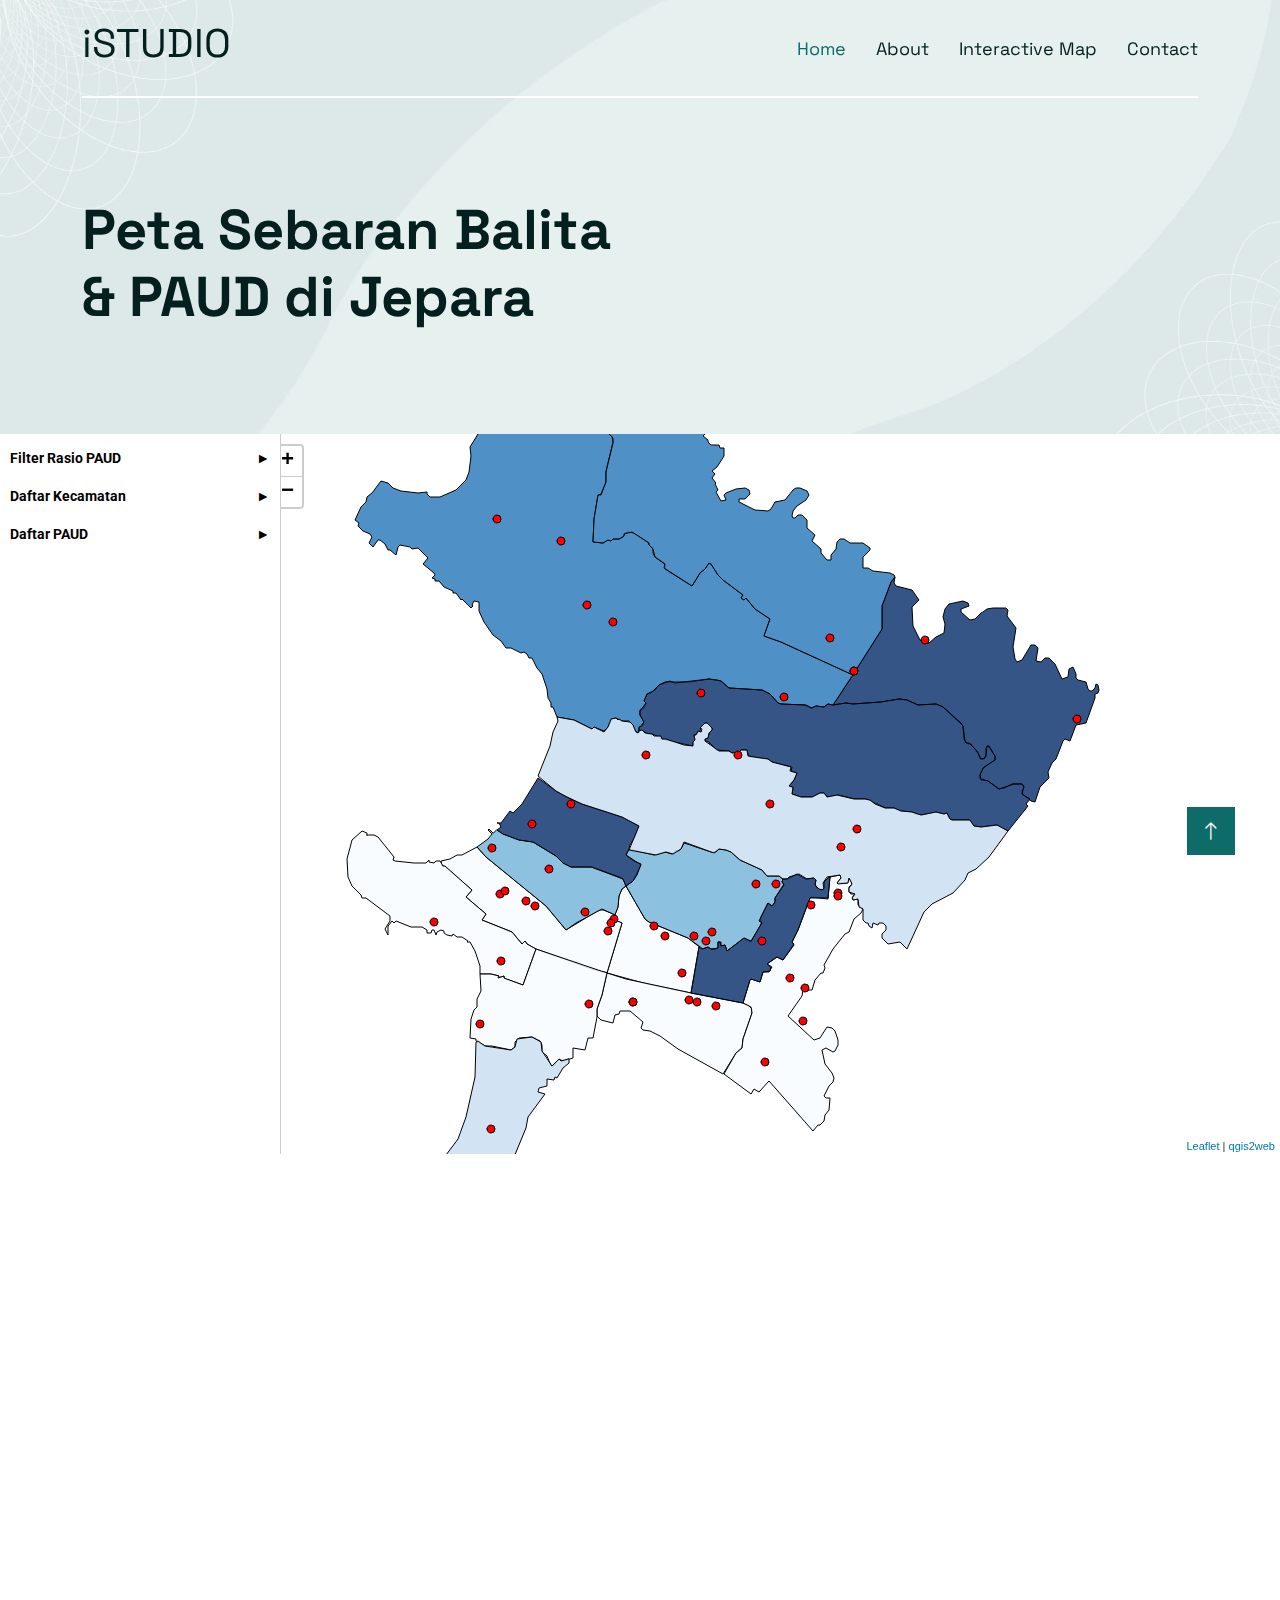
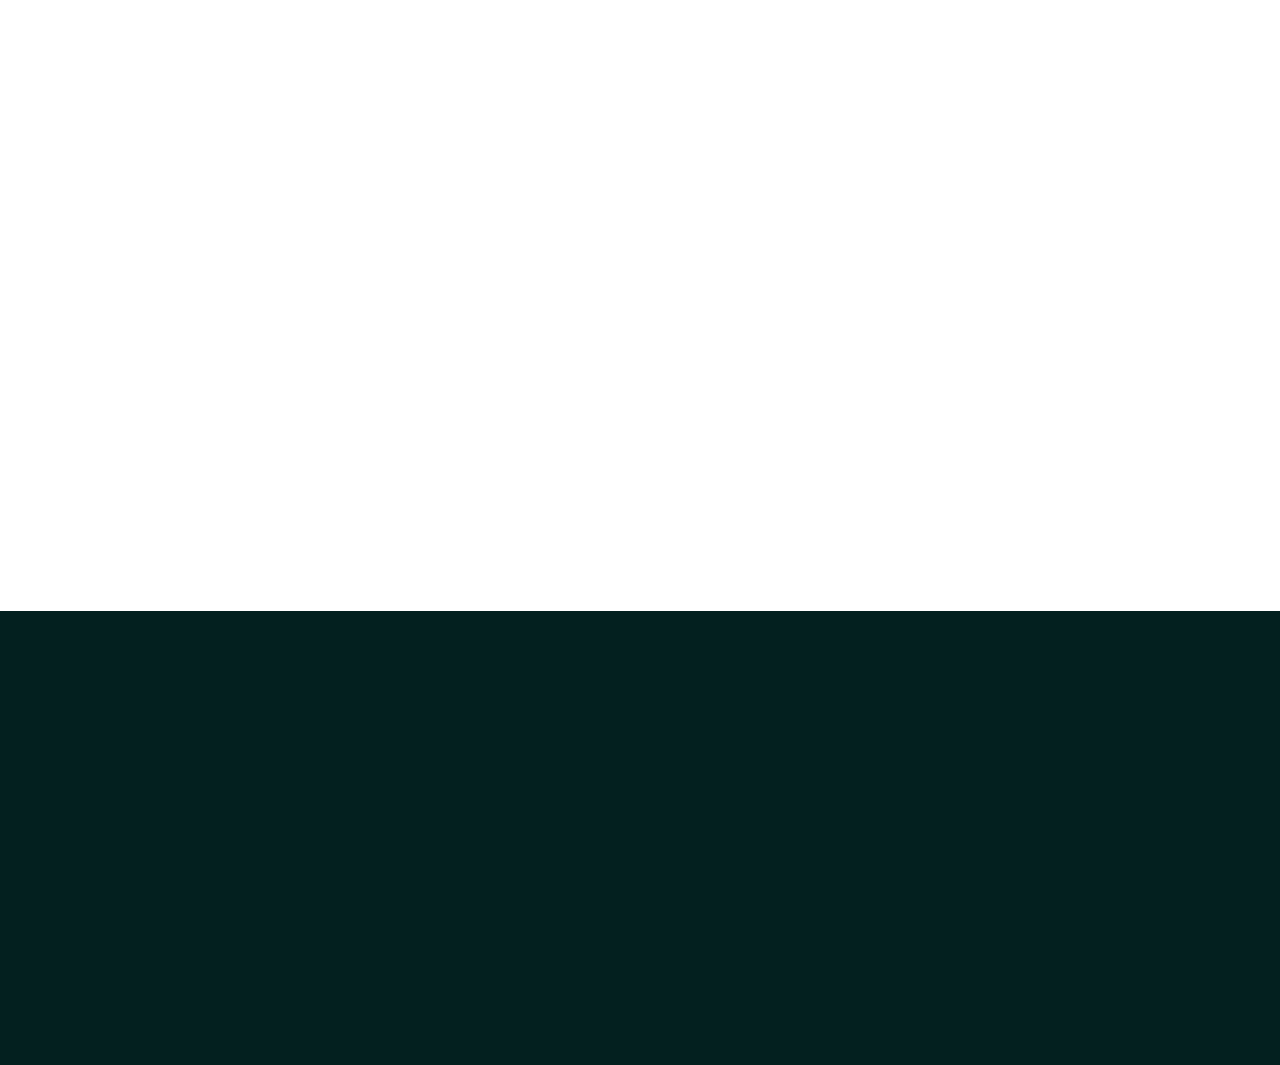
<file: service.html>
<!DOCTYPE html>
<html lang="en">

<head>
    <meta charset="utf-8">
    <title>iSTUDIO - Interior Design Website Template Free</title>
    <meta content="width=device-width, initial-scale=1.0" name="viewport">
    <meta content="" name="keywords">
    <meta content="" name="description">

    <!-- Favicon -->
    <link href="img/favicon.ico" rel="icon">

    <!-- Google Web Fonts -->
    <link rel="preconnect" href="https://fonts.googleapis.com">
    <link rel="preconnect" href="https://fonts.gstatic.com" crossorigin>
    <link href="https://fonts.googleapis.com/css2?family=Open+Sans&family=Space+Grotesk&display=swap" rel="stylesheet">

    <!-- Icon Font Stylesheet -->
    <link href="https://cdnjs.cloudflare.com/ajax/libs/font-awesome/5.10.0/css/all.min.css" rel="stylesheet">
    <link href="https://cdn.jsdelivr.net/npm/bootstrap-icons@1.4.1/font/bootstrap-icons.css" rel="stylesheet">

    <!-- Libraries Stylesheet -->
    <link href="lib/animate/animate.min.css" rel="stylesheet">
    <link href="lib/owlcarousel/assets/owl.carousel.min.css" rel="stylesheet">

    <!-- Customized Bootstrap Stylesheet -->
    <link href="css/bootstrap.min.css" rel="stylesheet">

    <!-- Template Stylesheet -->
    <link href="css/style.css" rel="stylesheet">
</head>

<body>
    <!-- Spinner Start -->
    <div id="spinner"
        class="show bg-white position-fixed translate-middle w-100 vh-100 top-50 start-50 d-flex align-items-center justify-content-center">
        <div class="spinner-grow text-primary" style="width: 3rem; height: 3rem;" role="status">
            <span class="sr-only">Loading...</span>
        </div>
    </div>
    <!-- Spinner End -->


    <!-- Navbar Start -->
    <div class="container-fluid sticky-top">
        <div class="container">
            <nav class="navbar navbar-expand-lg navbar-light border-bottom border-2 border-white">
                <a href="index.html" class="navbar-brand">
                    <h1>iSTUDIO</h1>
                </a>
                <button type="button" class="navbar-toggler ms-auto me-0" data-bs-toggle="collapse"
                    data-bs-target="#navbarCollapse">
                    <span class="navbar-toggler-icon"></span>
                </button>
                <div class="collapse navbar-collapse" id="navbarCollapse">
                    <div class="navbar-nav ms-auto">
                        <a href="index.html" class="nav-item nav-link active">Home</a>
                        <a href="#about" class="nav-item nav-link">About</a>
                        <a href="service.html" class="nav-item nav-link">Interactive Map</a>
                        <a href="contact.html" class="nav-item nav-link">Contact</a>
                    </div>
                </div>
            </nav>
        </div>
    </div>
    <!-- Navbar End -->


<!-- Hero Start -->
<div class="container-fluid pb-5 bg-primary hero-header" style="margin-bottom: 0;">
    <div class="container py-5">
        <div class="row g-3 align-items-center">
            <div class="col-lg-6 text-center text-lg-start">
                      <h1 class="display-4 fw-bold">Peta Sebaran Balita & PAUD di Jepara</h1>
            </div>
        </div>
    </div>
</div>
<!-- Hero End -->

<!-- map -->
<section id="map-container" style="width:100%; height:auto; display:flex; justify-content:center; align-items:flex-start; margin-top: 0; padding: 0;">
    <section id="map" style="width:100%; height:80vh; margin:0; padding:0;">
        <iframe src="./qgis2web_2025_11_27-02_13_35_450000/index.html" 
                style="width:100%; height:100%; border:0; display:block;">
        </iframe>
    </section>
</section>


<!-- Kesimpulan Start -->
<div class="container-fluid py-5">
    <div class="container py-5">
        <div class="row g-5 align-items-center">
            <div class="col-lg-12 text-center wow fadeIn" data-wow-delay="0.1s">
                <h1 class="display-4 mb-4">Kesimpulan: Sebaran Balita dan Ketersediaan Sekolah PAUD di Kecamatan Jepara</h1>
                <p class="lead mb-4">
                    Berdasarkan analisis data yang telah dilakukan, berikut adalah beberapa temuan penting mengenai sebaran balita dan ketersediaan sekolah PAUD di Kecamatan Jepara:
                </p>
                <div class="row">
                    <!-- Sebaran Balita -->
                    <div class="col-md-6 mb-4 wow fadeIn" data-wow-delay="0.2s">
                        <div class="service-item h-100 d-flex flex-column justify-content-center bg-light p-4 rounded">
                            <h3 class="text-primary">Sebaran Balita</h3>
                            <p>
                                Kecamatan Jepara memiliki sebaran balita yang cukup merata di berbagai wilayah. Namun, beberapa kecamatan dengan jumlah balita yang tinggi masih membutuhkan perhatian lebih dalam hal pemerataan akses terhadap layanan kesehatan dan pendidikan anak usia dini (PAUD). 
                                Sebagian besar kecamatan di Jepara sudah menunjukkan kepadatan balita yang signifikan, dan ini menunjukkan adanya kebutuhan mendesak untuk meningkatkan fasilitas PAUD di beberapa area.
                            </p>
                        </div>
                    </div>
                    <!-- Ketersediaan Sekolah PAUD -->
                    <div class="col-md-6 mb-4 wow fadeIn" data-wow-delay="0.4s">
                        <div class="service-item h-100 d-flex flex-column justify-content-center bg-light p-4 rounded">
                            <h3 class="text-primary">Ketersediaan Sekolah PAUD</h3>
                            <p>
                                Ketersediaan sekolah PAUD di Jepara cenderung masih terbatas, terutama di kecamatan dengan populasi balita yang padat. Beberapa kecamatan memiliki cukup banyak PAUD, namun ada kecamatan yang masih kekurangan fasilitas pendidikan bagi anak usia dini. 
                                Hal ini menjadi tantangan besar bagi pemerintah daerah untuk memastikan bahwa semua balita memiliki akses yang sama terhadap pendidikan yang berkualitas.
                            </p>
                        </div>
                    </div>
                    <!-- Rekomendasi -->
                    <div class="col-md-12 wow fadeIn" data-wow-delay="0.6s">
                        <div class="service-item h-100 d-flex flex-column justify-content-center bg-light p-4 rounded">
                            <h3 class="text-primary">Rekomendasi</h3>
                            <p>
                                Berdasarkan analisis ini, beberapa rekomendasi untuk memperbaiki sebaran PAUD di Jepara adalah sebagai berikut:
                                <ul>
                                    <li>Perluasan pembangunan fasilitas PAUD di kecamatan dengan kekurangan sekolah.</li>
                                    <li>Peningkatan kualitas tenaga pendidik di PAUD yang sudah ada untuk memastikan pendidikan yang berkualitas bagi semua anak.</li>
                                    <li>Distribusi bantuan dan dukungan dari pemerintah agar balita di daerah terpencil bisa lebih mudah mengakses pendidikan PAUD.</li>
                                </ul>
                            </p>
                        </div>
                    </div>
                </div>
            </div>
        </div>
    </div>
</div>
<!-- Kesimpulan End -->



    <!-- Footer Start -->
    <div class="container-fluid bg-dark text-white-50 footer pt-5">
        <div class="container py-5">
            <div class="row g-5">
                <div class="col-md-6 col-lg-3 wow fadeIn" data-wow-delay="0.1s">
                    <a href="index.html" class="d-inline-block mb-3">
                        <h1 class="text-white">SIG PAUD</h1>
                    </a>
                    <p class="mb-4">Sistem Informasi Geografis Peta Sebaran Balita & PAUD di Kecamatan Jepara.</p>
                </div>
                <div class="col-md-6 col-lg-3 wow fadeIn" data-wow-delay="0.3s">
                    <h5 class="text-white mb-4">Get In Touch</h5>
                    <p><i class="fa fa-map-marker-alt me-3"></i>Kaliombo, Pecangaan, Jepara</p>
                    <p><i class="fa fa-phone-alt me-3"></i>+62 857 1314 3209</p>
                    <p><i class="fa fa-envelope me-3"></i>rifqiabdillahnur@gmail.com</p>
                    <div class="d-flex pt-2">
                        <a class="btn btn-outline-primary btn-square border-2 me-2" href=""><i class="fab fa-twitter"></i></a>
                        <a class="btn btn-outline-primary btn-square border-2 me-2" href=""><i class="fab fa-facebook-f"></i></a>
                        <a class="btn btn-outline-primary btn-square border-2 me-2" href=""><i class="fab fa-youtube"></i></a>
                        <a class="btn btn-outline-primary btn-square border-2 me-2" href=""><i class="fab fa-instagram"></i></a>
                        <a class="btn btn-outline-primary btn-square border-2 me-2" href=""><i class="fab fa-linkedin-in"></i></a>
                    </div>
                </div>
                <div class="col-md-6 col-lg-3 wow fadeIn" data-wow-delay="0.5s">
                    <h5 class="text-white mb-4">Popular Link</h5>
                    <a class="btn btn-link" href="#about">About</a>
                    <a class="btn btn-link" href="service.html">MAPS</a>
                    <a class="btn btn-link" href="contact.html">Contact Us</a>
                </div>
                <div class="col-md-6 col-lg-3 wow fadeIn" data-wow-delay="0.7s">
                    <h5 class="text-white mb-4">Source</h5>
                    <a class="btn btn-link" target="_blank" href="https://jeparakab.bps.go.id/id/publication/2024/09/26/14ef0d31a6b2454339a51353/kecamatan-jepara-dalam-angka-2024.html">BPS Kabupaten Jepara</a>
                    <a class="btn btn-link" target="_blank" href="https://datapendidikan.com/paud/kab/jepara">datapendidikan</a>
                </div>
            </div>
        </div>
        <div class="container wow fadeIn" data-wow-delay="0.1s">
            <div class="copyright">
                <div class="row">
                    <div class="col-md-6 text-center text-md-start mb-3 mb-md-0">
                        &copy; <a class="border-bottom" href="#">Your Site Name</a>, All Right Reserved.

                        <!--/*** The author’s attribution link must remain intact in the template. ***/-->
                        <!--/*** If you wish to remove this credit link, please purchase the Pro Version . ***/-->
                        Designed By <a class="border-bottom" href="https://htmlcodex.com">HTML Codex</a>
                    </div>
                    <div class="col-md-6 text-center text-md-end">
                        <div class="footer-menu">
                            <a href="">Home</a>
                            <a href="">Cookies</a>
                            <a href="">Help</a>
                            <a href="">FAQs</a>
                        </div>
                    </div>
                </div>
            </div>
        </div>
    </div>
    <!-- Footer End -->


    <!-- Back to Top -->
    <a href="#" class="btn btn-lg btn-primary btn-lg-square back-to-top"><i class="bi bi-arrow-up"></i></a>


    <!-- JavaScript Libraries -->
    <script src="https://ajax.googleapis.com/ajax/libs/jquery/3.6.1/jquery.min.js"></script>
    <script src="https://cdn.jsdelivr.net/npm/bootstrap@5.0.0/dist/js/bootstrap.bundle.min.js"></script>
    <script src="lib/wow/wow.min.js"></script>
    <script src="lib/easing/easing.min.js"></script>
    <script src="lib/waypoints/waypoints.min.js"></script>
    <script src="lib/owlcarousel/owl.carousel.min.js"></script>

    <!-- Template Javascript -->
    <script src="js/main.js"></script>
</body>

</html>
</file>
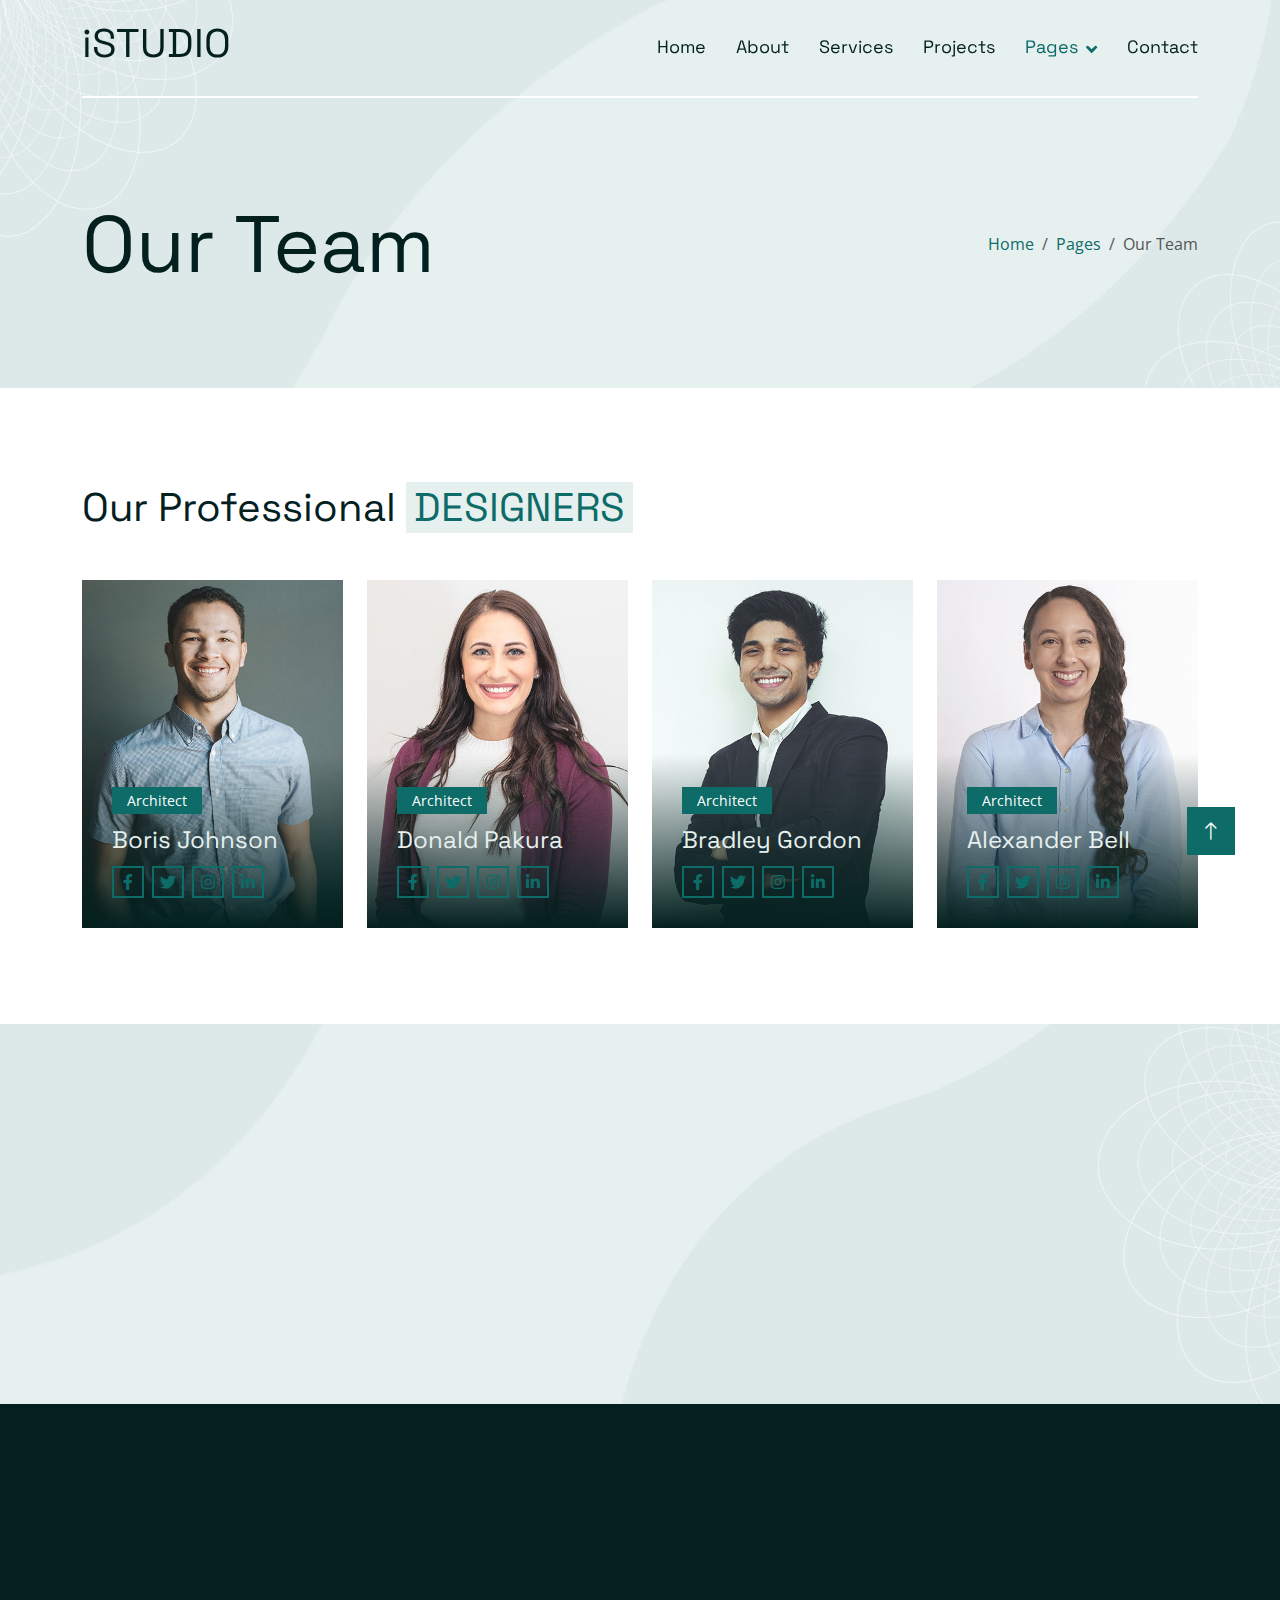
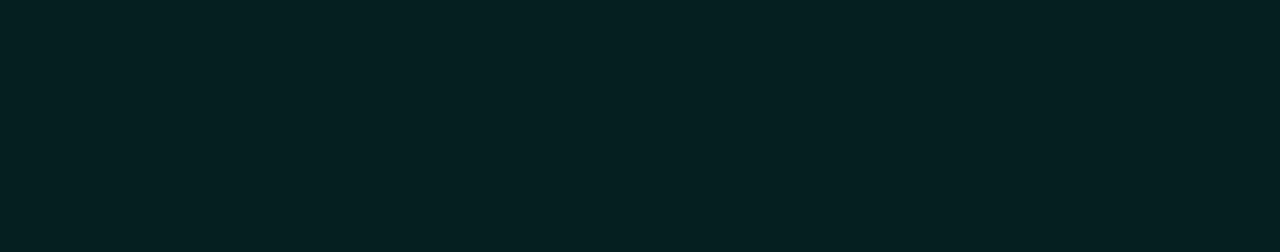
<file: team.html>
<!DOCTYPE html>
<html lang="en">

<head>
    <meta charset="utf-8">
    <title>iSTUDIO - Interior Design Website Template Free</title>
    <meta content="width=device-width, initial-scale=1.0" name="viewport">
    <meta content="" name="keywords">
    <meta content="" name="description">

    <!-- Favicon -->
    <link href="img/favicon.ico" rel="icon">

    <!-- Google Web Fonts -->
    <link rel="preconnect" href="https://fonts.googleapis.com">
    <link rel="preconnect" href="https://fonts.gstatic.com" crossorigin>
    <link href="https://fonts.googleapis.com/css2?family=Open+Sans&family=Space+Grotesk&display=swap" rel="stylesheet">

    <!-- Icon Font Stylesheet -->
    <link href="https://cdnjs.cloudflare.com/ajax/libs/font-awesome/5.10.0/css/all.min.css" rel="stylesheet">
    <link href="https://cdn.jsdelivr.net/npm/bootstrap-icons@1.4.1/font/bootstrap-icons.css" rel="stylesheet">

    <!-- Libraries Stylesheet -->
    <link href="lib/animate/animate.min.css" rel="stylesheet">
    <link href="lib/owlcarousel/assets/owl.carousel.min.css" rel="stylesheet">

    <!-- Customized Bootstrap Stylesheet -->
    <link href="css/bootstrap.min.css" rel="stylesheet">

    <!-- Template Stylesheet -->
    <link href="css/style.css" rel="stylesheet">
</head>

<body>
    <!-- Spinner Start -->
    <div id="spinner"
        class="show bg-white position-fixed translate-middle w-100 vh-100 top-50 start-50 d-flex align-items-center justify-content-center">
        <div class="spinner-grow text-primary" style="width: 3rem; height: 3rem;" role="status">
            <span class="sr-only">Loading...</span>
        </div>
    </div>
    <!-- Spinner End -->


    <!-- Navbar Start -->
    <div class="container-fluid sticky-top">
        <div class="container">
            <nav class="navbar navbar-expand-lg navbar-light border-bottom border-2 border-white">
                <a href="index.html" class="navbar-brand">
                    <h1>iSTUDIO</h1>
                </a>
                <button type="button" class="navbar-toggler ms-auto me-0" data-bs-toggle="collapse"
                    data-bs-target="#navbarCollapse">
                    <span class="navbar-toggler-icon"></span>
                </button>
                <div class="collapse navbar-collapse" id="navbarCollapse">
                    <div class="navbar-nav ms-auto">
                        <a href="index.html" class="nav-item nav-link">Home</a>
                        <a href="about.html" class="nav-item nav-link">About</a>
                        <a href="service.html" class="nav-item nav-link">Services</a>
                        <a href="project.html" class="nav-item nav-link">Projects</a>
                        <div class="nav-item dropdown">
                            <a href="#" class="nav-link dropdown-toggle active" data-bs-toggle="dropdown">Pages</a>
                            <div class="dropdown-menu bg-light mt-2">
                                <a href="feature.html" class="dropdown-item">Features</a>
                                <a href="team.html" class="dropdown-item active">Our Team</a>
                                <a href="testimonial.html" class="dropdown-item">Testimonial</a>
                                <a href="404.html" class="dropdown-item">404 Page</a>
                            </div>
                        </div>
                        <a href="contact.html" class="nav-item nav-link">Contact</a>
                    </div>
                </div>
            </nav>
        </div>
    </div>
    <!-- Navbar End -->


    <!-- Hero Start -->
    <div class="container-fluid pb-5 bg-primary hero-header">
        <div class="container py-5">
            <div class="row g-3 align-items-center">
                <div class="col-lg-6 text-center text-lg-start">
                    <h1 class="display-1 mb-0 animated slideInLeft">Our Team</h1>
                </div>
                <div class="col-lg-6 animated slideInRight">
                    <nav aria-label="breadcrumb">
                        <ol class="breadcrumb justify-content-center justify-content-lg-end mb-0">
                            <li class="breadcrumb-item"><a class="text-primary" href="#">Home</a></li>
                            <li class="breadcrumb-item"><a class="text-primary" href="#">Pages</a></li>
                            <li class="breadcrumb-item text-secondary active" aria-current="page">Our Team</li>
                        </ol>
                    </nav>
                </div>
            </div>
        </div>
    </div>
    <!-- Hero End -->


    <!-- Team Start -->
    <div class="container-fluid py-5">
        <div class="container py-5">
            <h1 class="mb-5">Our Professional <span class="text-uppercase text-primary bg-light px-2">Designers</span>
            </h1>
            <div class="row g-4">
                <div class="col-md-6 col-lg-3 wow fadeIn" data-wow-delay="0.1s">
                    <div class="team-item position-relative overflow-hidden">
                        <img class="img-fluid w-100" src="img/team-1.jpg" alt="">
                        <div class="team-overlay">
                            <small class="mb-2">Architect</small>
                            <h4 class="lh-base text-light">Boris Johnson</h4>
                            <div class="d-flex justify-content-center">
                                <a class="btn btn-outline-primary btn-sm-square border-2 me-2" href="">
                                    <i class="fab fa-facebook-f"></i>
                                </a>
                                <a class="btn btn-outline-primary btn-sm-square border-2 me-2" href="">
                                    <i class="fab fa-twitter"></i>
                                </a>
                                <a class="btn btn-outline-primary btn-sm-square border-2 me-2" href="">
                                    <i class="fab fa-instagram"></i>
                                </a>
                                <a class="btn btn-outline-primary btn-sm-square border-2 me-2" href="">
                                    <i class="fab fa-linkedin-in"></i>
                                </a>
                            </div>
                        </div>
                    </div>
                </div>
                <div class="col-md-6 col-lg-3 wow fadeIn" data-wow-delay="0.3s">
                    <div class="team-item position-relative overflow-hidden">
                        <img class="img-fluid w-100" src="img/team-2.jpg" alt="">
                        <div class="team-overlay">
                            <small class="mb-2">Architect</small>
                            <h4 class="lh-base text-light">Donald Pakura</h4>
                            <div class="d-flex justify-content-center">
                                <a class="btn btn-outline-primary btn-sm-square border-2 me-2" href="">
                                    <i class="fab fa-facebook-f"></i>
                                </a>
                                <a class="btn btn-outline-primary btn-sm-square border-2 me-2" href="">
                                    <i class="fab fa-twitter"></i>
                                </a>
                                <a class="btn btn-outline-primary btn-sm-square border-2 me-2" href="">
                                    <i class="fab fa-instagram"></i>
                                </a>
                                <a class="btn btn-outline-primary btn-sm-square border-2 me-2" href="">
                                    <i class="fab fa-linkedin-in"></i>
                                </a>
                            </div>
                        </div>
                    </div>
                </div>
                <div class="col-md-6 col-lg-3 wow fadeIn" data-wow-delay="0.5s">
                    <div class="team-item position-relative overflow-hidden">
                        <img class="img-fluid w-100" src="img/team-3.jpg" alt="">
                        <div class="team-overlay">
                            <small class="mb-2">Architect</small>
                            <h4 class="lh-base text-light">Bradley Gordon</h4>
                            <div class="d-flex justify-content-center">
                                <a class="btn btn-outline-primary btn-sm-square border-2 me-2" href="">
                                    <i class="fab fa-facebook-f"></i>
                                </a>
                                <a class="btn btn-outline-primary btn-sm-square border-2 me-2" href="">
                                    <i class="fab fa-twitter"></i>
                                </a>
                                <a class="btn btn-outline-primary btn-sm-square border-2 me-2" href="">
                                    <i class="fab fa-instagram"></i>
                                </a>
                                <a class="btn btn-outline-primary btn-sm-square border-2 me-2" href="">
                                    <i class="fab fa-linkedin-in"></i>
                                </a>
                            </div>
                        </div>
                    </div>
                </div>
                <div class="col-md-6 col-lg-3 wow fadeIn" data-wow-delay="0.7s">
                    <div class="team-item position-relative overflow-hidden">
                        <img class="img-fluid w-100" src="img/team-4.jpg" alt="">
                        <div class="team-overlay">
                            <small class="mb-2">Architect</small>
                            <h4 class="lh-base text-light">Alexander Bell</h4>
                            <div class="d-flex justify-content-center">
                                <a class="btn btn-outline-primary btn-sm-square border-2 me-2" href="">
                                    <i class="fab fa-facebook-f"></i>
                                </a>
                                <a class="btn btn-outline-primary btn-sm-square border-2 me-2" href="">
                                    <i class="fab fa-twitter"></i>
                                </a>
                                <a class="btn btn-outline-primary btn-sm-square border-2 me-2" href="">
                                    <i class="fab fa-instagram"></i>
                                </a>
                                <a class="btn btn-outline-primary btn-sm-square border-2 me-2" href="">
                                    <i class="fab fa-linkedin-in"></i>
                                </a>
                            </div>
                        </div>
                    </div>
                </div>
            </div>
        </div>
    </div>
    <!-- Team End -->


    <!-- Newsletter Start -->
    <div class="container-fluid bg-primary newsletter p-0">
        <div class="container p-0">
            <div class="row g-0 align-items-center">
                <div class="col-md-5 ps-lg-0 text-start wow fadeIn" data-wow-delay="0.2s">
                    <img class="img-fluid w-100" src="img/newsletter.jpg" alt="">
                </div>
                <div class="col-md-7 py-5 newsletter-text wow fadeIn" data-wow-delay="0.5s">
                    <div class="p-5">
                        <h1 class="mb-5">Subscribe the <span class="text-uppercase text-primary bg-white px-2">Newsletter</span></h1>
                        <div class="position-relative w-100 mb-2">
                            <input class="form-control border-0 w-100 ps-4 pe-5" type="text"
                                placeholder="Enter Your Email" style="height: 60px;">
                            <button type="button" class="btn shadow-none position-absolute top-0 end-0 mt-2 me-2"><i
                                    class="fa fa-paper-plane text-primary fs-4"></i></button>
                        </div>
                        <p class="mb-0">Diam sed sed dolor stet amet eirmod</p>
                    </div>
                </div>
            </div>
        </div>
    </div>
    <!-- Newsletter End -->


    <!-- Footer Start -->
    <div class="container-fluid bg-dark text-white-50 footer pt-5">
        <div class="container py-5">
            <div class="row g-5">
                <div class="col-md-6 col-lg-3 wow fadeIn" data-wow-delay="0.1s">
                    <a href="index.html" class="d-inline-block mb-3">
                        <h1 class="text-white">iSTUDIO</h1>
                    </a>
                    <p class="mb-4">Tempor erat elitr rebum at clita. Diam dolor diam ipsum et tempor sit. Aliqu diam amet diam et eos labore.</p>
                    <a class="btn btn-primary border-2 px-4" href="https://htmlcodex.com/downloading/?item=3587">Buy Pro Version</a>
                </div>
                <div class="col-md-6 col-lg-3 wow fadeIn" data-wow-delay="0.3s">
                    <h5 class="text-white mb-4">Get In Touch</h5>
                    <p><i class="fa fa-map-marker-alt me-3"></i>123 Street, New York, USA</p>
                    <p><i class="fa fa-phone-alt me-3"></i>+012 345 67890</p>
                    <p><i class="fa fa-envelope me-3"></i>info@example.com</p>
                    <div class="d-flex pt-2">
                        <a class="btn btn-outline-primary btn-square border-2 me-2" href=""><i class="fab fa-twitter"></i></a>
                        <a class="btn btn-outline-primary btn-square border-2 me-2" href=""><i class="fab fa-facebook-f"></i></a>
                        <a class="btn btn-outline-primary btn-square border-2 me-2" href=""><i class="fab fa-youtube"></i></a>
                        <a class="btn btn-outline-primary btn-square border-2 me-2" href=""><i class="fab fa-instagram"></i></a>
                        <a class="btn btn-outline-primary btn-square border-2 me-2" href=""><i class="fab fa-linkedin-in"></i></a>
                    </div>
                </div>
                <div class="col-md-6 col-lg-3 wow fadeIn" data-wow-delay="0.5s">
                    <h5 class="text-white mb-4">Popular Link</h5>
                    <a class="btn btn-link" href="">About Us</a>
                    <a class="btn btn-link" href="">Contact Us</a>
                    <a class="btn btn-link" href="">Privacy Policy</a>
                    <a class="btn btn-link" href="">Terms & Condition</a>
                    <a class="btn btn-link" href="">Career</a>
                </div>
                <div class="col-md-6 col-lg-3 wow fadeIn" data-wow-delay="0.7s">
                    <h5 class="text-white mb-4">Our Services</h5>
                    <a class="btn btn-link" href="">Interior Design</a>
                    <a class="btn btn-link" href="">Project Planning</a>
                    <a class="btn btn-link" href="">Renovation</a>
                    <a class="btn btn-link" href="">Implement</a>
                    <a class="btn btn-link" href="">Landscape Design</a>
                </div>
            </div>
        </div>
        <div class="container wow fadeIn" data-wow-delay="0.1s">
            <div class="copyright">
                <div class="row">
                    <div class="col-md-6 text-center text-md-start mb-3 mb-md-0">
                        &copy; <a class="border-bottom" href="#">Your Site Name</a>, All Right Reserved.

                        <!--/*** The author’s attribution link must remain intact in the template. ***/-->
                        <!--/*** If you wish to remove this credit link, please purchase the Pro Version . ***/-->
                        Designed By <a class="border-bottom" href="https://htmlcodex.com">HTML Codex</a>
                    </div>
                    <div class="col-md-6 text-center text-md-end">
                        <div class="footer-menu">
                            <a href="">Home</a>
                            <a href="">Cookies</a>
                            <a href="">Help</a>
                            <a href="">FAQs</a>
                        </div>
                    </div>
                </div>
            </div>
        </div>
    </div>
    <!-- Footer End -->


    <!-- Back to Top -->
    <a href="#" class="btn btn-lg btn-primary btn-lg-square back-to-top"><i class="bi bi-arrow-up"></i></a>


    <!-- JavaScript Libraries -->
    <script src="https://ajax.googleapis.com/ajax/libs/jquery/3.6.1/jquery.min.js"></script>
    <script src="https://cdn.jsdelivr.net/npm/bootstrap@5.0.0/dist/js/bootstrap.bundle.min.js"></script>
    <script src="lib/wow/wow.min.js"></script>
    <script src="lib/easing/easing.min.js"></script>
    <script src="lib/waypoints/waypoints.min.js"></script>
    <script src="lib/owlcarousel/owl.carousel.min.js"></script>

    <!-- Template Javascript -->
    <script src="js/main.js"></script>
</body>

</html>
</file>
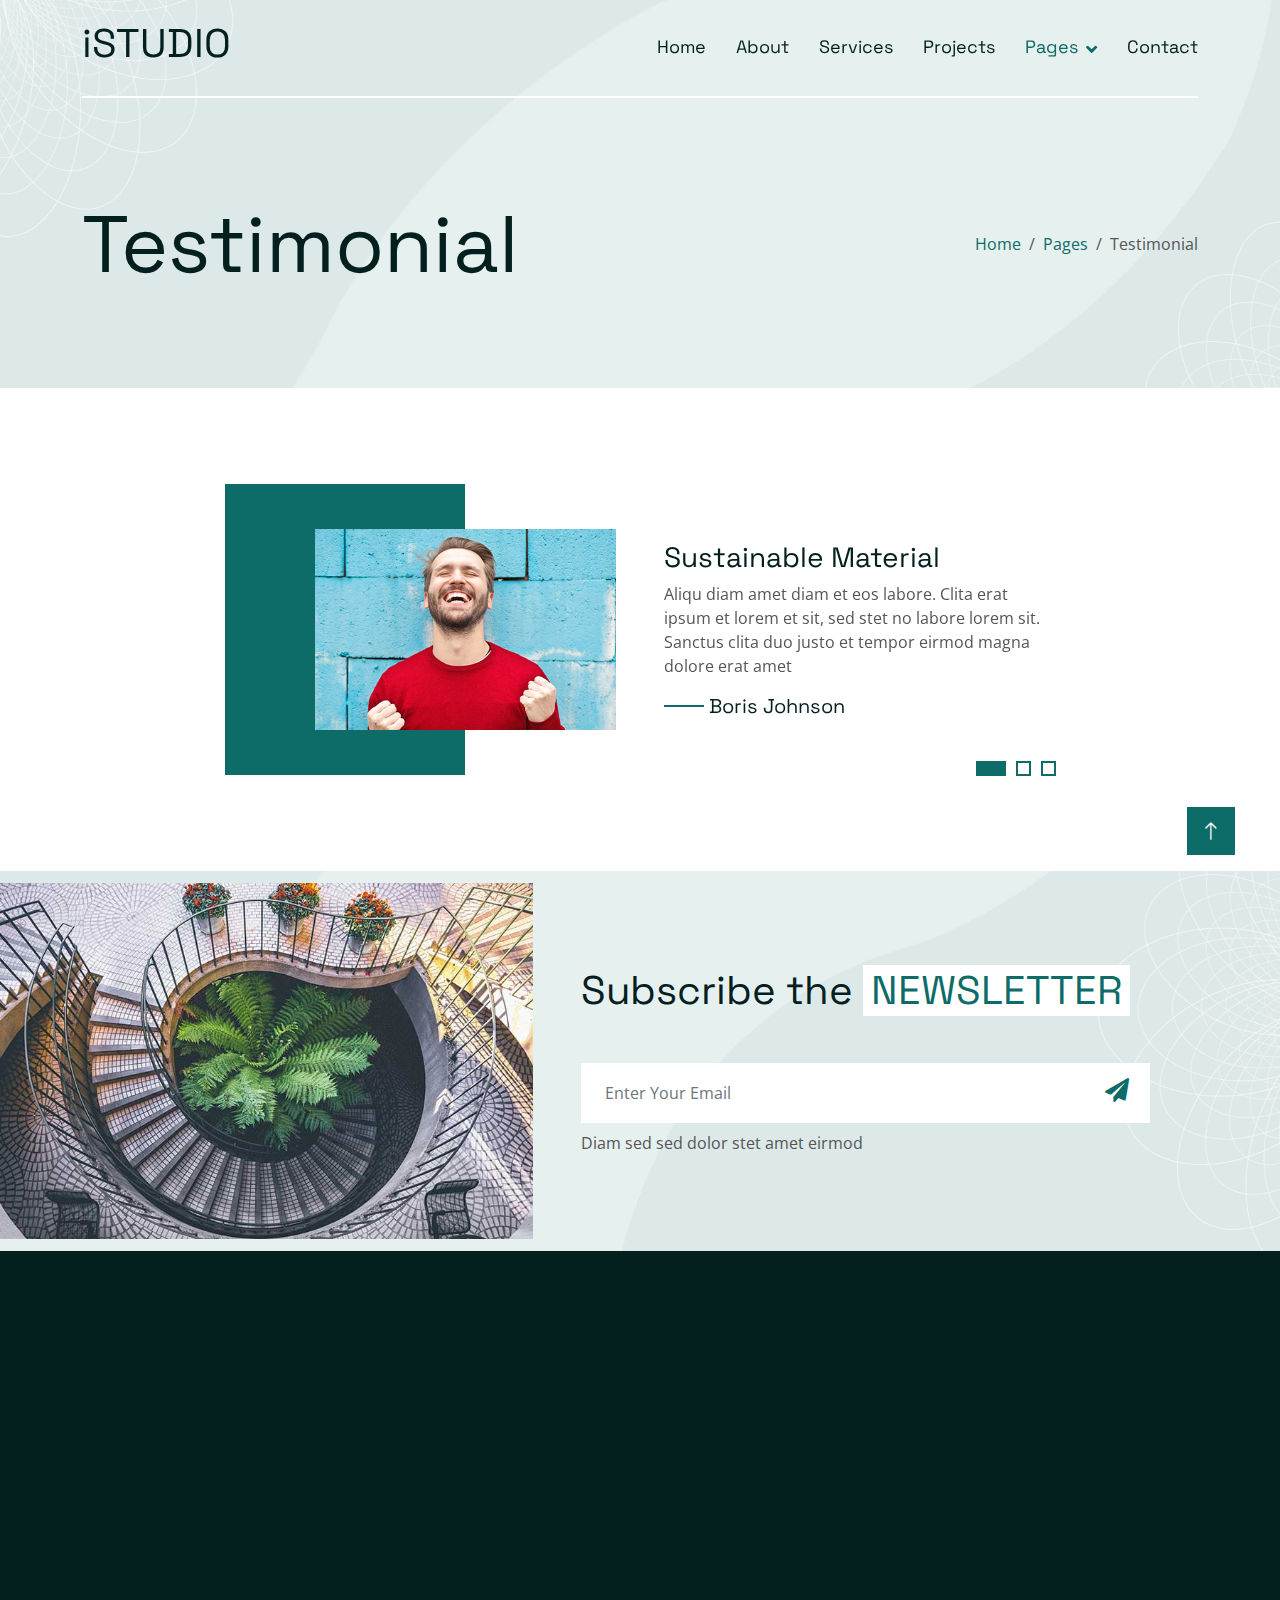
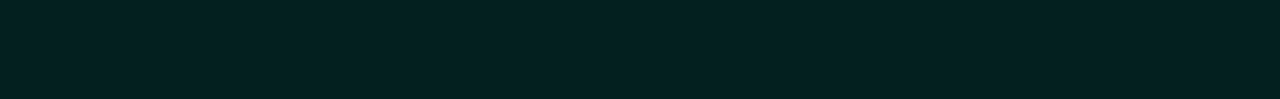
<file: testimonial.html>
<!DOCTYPE html>
<html lang="en">

<head>
    <meta charset="utf-8">
    <title>iSTUDIO - Interior Design Website Template Free</title>
    <meta content="width=device-width, initial-scale=1.0" name="viewport">
    <meta content="" name="keywords">
    <meta content="" name="description">

    <!-- Favicon -->
    <link href="img/favicon.ico" rel="icon">

    <!-- Google Web Fonts -->
    <link rel="preconnect" href="https://fonts.googleapis.com">
    <link rel="preconnect" href="https://fonts.gstatic.com" crossorigin>
    <link href="https://fonts.googleapis.com/css2?family=Open+Sans&family=Space+Grotesk&display=swap" rel="stylesheet">

    <!-- Icon Font Stylesheet -->
    <link href="https://cdnjs.cloudflare.com/ajax/libs/font-awesome/5.10.0/css/all.min.css" rel="stylesheet">
    <link href="https://cdn.jsdelivr.net/npm/bootstrap-icons@1.4.1/font/bootstrap-icons.css" rel="stylesheet">

    <!-- Libraries Stylesheet -->
    <link href="lib/animate/animate.min.css" rel="stylesheet">
    <link href="lib/owlcarousel/assets/owl.carousel.min.css" rel="stylesheet">

    <!-- Customized Bootstrap Stylesheet -->
    <link href="css/bootstrap.min.css" rel="stylesheet">

    <!-- Template Stylesheet -->
    <link href="css/style.css" rel="stylesheet">
</head>

<body>
    <!-- Spinner Start -->
    <div id="spinner"
        class="show bg-white position-fixed translate-middle w-100 vh-100 top-50 start-50 d-flex align-items-center justify-content-center">
        <div class="spinner-grow text-primary" style="width: 3rem; height: 3rem;" role="status">
            <span class="sr-only">Loading...</span>
        </div>
    </div>
    <!-- Spinner End -->


    <!-- Navbar Start -->
    <div class="container-fluid sticky-top">
        <div class="container">
            <nav class="navbar navbar-expand-lg navbar-light border-bottom border-2 border-white">
                <a href="index.html" class="navbar-brand">
                    <h1>iSTUDIO</h1>
                </a>
                <button type="button" class="navbar-toggler ms-auto me-0" data-bs-toggle="collapse"
                    data-bs-target="#navbarCollapse">
                    <span class="navbar-toggler-icon"></span>
                </button>
                <div class="collapse navbar-collapse" id="navbarCollapse">
                    <div class="navbar-nav ms-auto">
                        <a href="index.html" class="nav-item nav-link">Home</a>
                        <a href="about.html" class="nav-item nav-link">About</a>
                        <a href="service.html" class="nav-item nav-link">Services</a>
                        <a href="project.html" class="nav-item nav-link">Projects</a>
                        <div class="nav-item dropdown">
                            <a href="#" class="nav-link dropdown-toggle active" data-bs-toggle="dropdown">Pages</a>
                            <div class="dropdown-menu bg-light mt-2">
                                <a href="feature.html" class="dropdown-item">Features</a>
                                <a href="team.html" class="dropdown-item">Our Team</a>
                                <a href="testimonial.html" class="dropdown-item active">Testimonial</a>
                                <a href="404.html" class="dropdown-item">404 Page</a>
                            </div>
                        </div>
                        <a href="contact.html" class="nav-item nav-link">Contact</a>
                    </div>
                </div>
            </nav>
        </div>
    </div>
    <!-- Navbar End -->


    <!-- Hero Start -->
    <div class="container-fluid pb-5 bg-primary hero-header">
        <div class="container py-5">
            <div class="row g-3 align-items-center">
                <div class="col-lg-6 text-center text-lg-start">
                    <h1 class="display-1 mb-0 animated slideInLeft">Testimonial</h1>
                </div>
                <div class="col-lg-6 animated slideInRight">
                    <nav aria-label="breadcrumb">
                        <ol class="breadcrumb justify-content-center justify-content-lg-end mb-0">
                            <li class="breadcrumb-item"><a class="text-primary" href="#">Home</a></li>
                            <li class="breadcrumb-item"><a class="text-primary" href="#">Pages</a></li>
                            <li class="breadcrumb-item text-secondary active" aria-current="page">Testimonial</li>
                        </ol>
                    </nav>
                </div>
            </div>
        </div>
    </div>
    <!-- Hero End -->


    <!-- Testimonial Start -->
    <div class="container-xxl py-5">
        <div class="container py-5">
            <div class="row justify-content-center">
                <div class="col-md-12 col-lg-9">
                    <div class="owl-carousel testimonial-carousel wow fadeIn" data-wow-delay="0.2s">
                        <div class="testimonial-item">
                            <div class="row g-5 align-items-center">
                                <div class="col-md-6">
                                    <div class="testimonial-img">
                                        <img class="img-fluid" src="img/testimonial-1.jpg" alt="">
                                    </div>
                                </div>
                                <div class="col-md-6">
                                    <div class="testimonial-text pb-5 pb-md-0">
                                        <h3>Sustainable Material</h3>
                                        <p>Aliqu diam amet diam et eos labore. Clita erat ipsum et lorem et sit, sed
                                            stet no labore lorem sit. Sanctus clita duo justo et tempor eirmod magna
                                            dolore erat
                                            amet</p>
                                        <h5 class="mb-0">Boris Johnson</h5>
                                    </div>
                                </div>
                            </div>
                        </div>
                        <div class="testimonial-item">
                            <div class="row g-5 align-items-center">
                                <div class="col-md-6">
                                    <div class="testimonial-img">
                                        <img class="img-fluid" src="img/testimonial-2.jpg" alt="">
                                    </div>
                                </div>
                                <div class="col-md-6">
                                    <div class="testimonial-text pb-5 pb-md-0">
                                        <h3>Customer Satisfaction</h3>
                                        <p>Clita erat ipsum et lorem et sit, sed
                                            stet no labore lorem sit. Sanctus clita duo justo et tempor eirmod magna
                                            dolore erat
                                            amet</p>
                                        <h5 class="mb-0">Alexander Bell</h5>
                                    </div>
                                </div>
                            </div>
                        </div>
                        <div class="testimonial-item">
                            <div class="row g-5 align-items-center">
                                <div class="col-md-6">
                                    <div class="testimonial-img">
                                        <img class="img-fluid" src="img/testimonial-3.jpg" alt="">
                                    </div>
                                </div>
                                <div class="col-md-6">
                                    <div class="testimonial-text pb-5 pb-md-0">
                                        <h3>Budget Friendly</h3>
                                        <p>Diam amet diam et eos labore. Clita erat ipsum et lorem et sit, sed
                                            stet no labore lorem sit. Sanctus clita duo justo et tempor eirmod magna
                                            dolore erat
                                            amet</p>
                                        <h5 class="mb-0">Bradley Gordon</h5>
                                    </div>
                                </div>
                            </div>
                        </div>
                    </div>
                </div>
            </div>
        </div>
    </div>
    <!-- Testimonial End -->


    <!-- Newsletter Start -->
    <div class="container-fluid bg-primary newsletter p-0">
        <div class="container p-0">
            <div class="row g-0 align-items-center">
                <div class="col-md-5 ps-lg-0 text-start wow fadeIn" data-wow-delay="0.2s">
                    <img class="img-fluid w-100" src="img/newsletter.jpg" alt="">
                </div>
                <div class="col-md-7 py-5 newsletter-text wow fadeIn" data-wow-delay="0.5s">
                    <div class="p-5">
                        <h1 class="mb-5">Subscribe the <span class="text-uppercase text-primary bg-white px-2">Newsletter</span></h1>
                        <div class="position-relative w-100 mb-2">
                            <input class="form-control border-0 w-100 ps-4 pe-5" type="text"
                                placeholder="Enter Your Email" style="height: 60px;">
                            <button type="button" class="btn shadow-none position-absolute top-0 end-0 mt-2 me-2"><i
                                    class="fa fa-paper-plane text-primary fs-4"></i></button>
                        </div>
                        <p class="mb-0">Diam sed sed dolor stet amet eirmod</p>
                    </div>
                </div>
            </div>
        </div>
    </div>
    <!-- Newsletter End -->


    <!-- Footer Start -->
    <div class="container-fluid bg-dark text-white-50 footer pt-5">
        <div class="container py-5">
            <div class="row g-5">
                <div class="col-md-6 col-lg-3 wow fadeIn" data-wow-delay="0.1s">
                    <a href="index.html" class="d-inline-block mb-3">
                        <h1 class="text-white">iSTUDIO</h1>
                    </a>
                    <p class="mb-4">Tempor erat elitr rebum at clita. Diam dolor diam ipsum et tempor sit. Aliqu diam amet diam et eos labore.</p>
                    <a class="btn btn-primary border-2 px-4" href="https://htmlcodex.com/downloading/?item=3587">Buy Pro Version</a>
                </div>
                <div class="col-md-6 col-lg-3 wow fadeIn" data-wow-delay="0.3s">
                    <h5 class="text-white mb-4">Get In Touch</h5>
                    <p><i class="fa fa-map-marker-alt me-3"></i>123 Street, New York, USA</p>
                    <p><i class="fa fa-phone-alt me-3"></i>+012 345 67890</p>
                    <p><i class="fa fa-envelope me-3"></i>info@example.com</p>
                    <div class="d-flex pt-2">
                        <a class="btn btn-outline-primary btn-square border-2 me-2" href=""><i class="fab fa-twitter"></i></a>
                        <a class="btn btn-outline-primary btn-square border-2 me-2" href=""><i class="fab fa-facebook-f"></i></a>
                        <a class="btn btn-outline-primary btn-square border-2 me-2" href=""><i class="fab fa-youtube"></i></a>
                        <a class="btn btn-outline-primary btn-square border-2 me-2" href=""><i class="fab fa-instagram"></i></a>
                        <a class="btn btn-outline-primary btn-square border-2 me-2" href=""><i class="fab fa-linkedin-in"></i></a>
                    </div>
                </div>
                <div class="col-md-6 col-lg-3 wow fadeIn" data-wow-delay="0.5s">
                    <h5 class="text-white mb-4">Popular Link</h5>
                    <a class="btn btn-link" href="">About Us</a>
                    <a class="btn btn-link" href="">Contact Us</a>
                    <a class="btn btn-link" href="">Privacy Policy</a>
                    <a class="btn btn-link" href="">Terms & Condition</a>
                    <a class="btn btn-link" href="">Career</a>
                </div>
                <div class="col-md-6 col-lg-3 wow fadeIn" data-wow-delay="0.7s">
                    <h5 class="text-white mb-4">Our Services</h5>
                    <a class="btn btn-link" href="">Interior Design</a>
                    <a class="btn btn-link" href="">Project Planning</a>
                    <a class="btn btn-link" href="">Renovation</a>
                    <a class="btn btn-link" href="">Implement</a>
                    <a class="btn btn-link" href="">Landscape Design</a>
                </div>
            </div>
        </div>
        <div class="container wow fadeIn" data-wow-delay="0.1s">
            <div class="copyright">
                <div class="row">
                    <div class="col-md-6 text-center text-md-start mb-3 mb-md-0">
                        &copy; <a class="border-bottom" href="#">Your Site Name</a>, All Right Reserved.

                        <!--/*** The author’s attribution link must remain intact in the template. ***/-->
                        <!--/*** If you wish to remove this credit link, please purchase the Pro Version . ***/-->
                        Designed By <a class="border-bottom" href="https://htmlcodex.com">HTML Codex</a>
                    </div>
                    <div class="col-md-6 text-center text-md-end">
                        <div class="footer-menu">
                            <a href="">Home</a>
                            <a href="">Cookies</a>
                            <a href="">Help</a>
                            <a href="">FAQs</a>
                        </div>
                    </div>
                </div>
            </div>
        </div>
    </div>
    <!-- Footer End -->


    <!-- Back to Top -->
    <a href="#" class="btn btn-lg btn-primary btn-lg-square back-to-top"><i class="bi bi-arrow-up"></i></a>


    <!-- JavaScript Libraries -->
    <script src="https://ajax.googleapis.com/ajax/libs/jquery/3.6.1/jquery.min.js"></script>
    <script src="https://cdn.jsdelivr.net/npm/bootstrap@5.0.0/dist/js/bootstrap.bundle.min.js"></script>
    <script src="lib/wow/wow.min.js"></script>
    <script src="lib/easing/easing.min.js"></script>
    <script src="lib/waypoints/waypoints.min.js"></script>
    <script src="lib/owlcarousel/owl.carousel.min.js"></script>

    <!-- Template Javascript -->
    <script src="js/main.js"></script>
</body>

</html>
</file>
<file: css/style.css>
/********** Template CSS **********/

/*** Spinner ***/
#spinner {
    opacity: 0;
    visibility: hidden;
    transition: opacity .5s ease-out, visibility 0s linear .5s;
    z-index: 99999;
}

#spinner.show {
    transition: opacity .5s ease-out, visibility 0s linear 0s;
    visibility: visible;
    opacity: 1;
}

.back-to-top {
    position: fixed;
    display: none;
    right: 45px;
    bottom: 45px;
    z-index: 99;
}

/*** Button ***/
.btn {
    transition: .5s;
}

.btn-square {
    width: 38px;
    height: 38px;
}

.btn-sm-square {
    width: 32px;
    height: 32px;
}

.btn-lg-square {
    width: 48px;
    height: 48px;
}

.btn-square,
.btn-sm-square,
.btn-lg-square {
    padding: 0;
    display: flex;
    align-items: center;
    justify-content: center;
    font-weight: normal;
}


/*** Navbar ***/
.sticky-top {
    top: -150px;
    transition: .5s;
}

.navbar {
    padding: 15px 0;
    font-family: "Space Grotesk", sans-serif;
    font-size: 18px;
}

.navbar .navbar-nav .nav-link {
    margin-left: 30px;
    padding: 0;
    outline: none;
    color: var(--bs-dark);
}

.navbar .navbar-nav .nav-link:hover,
.navbar .navbar-nav .nav-link.active {
    color: var(--bs-primary)
}

.navbar .dropdown-toggle::after {
    border: none;
    content: "\f107";
    font-family: "Font Awesome 5 Free";
    font-weight: 900;
    vertical-align: middle;
    margin-left: 8px;
}

.navbar .dropdown-menu .dropdown-item:hover,
.navbar .dropdown-menu .dropdown-item.active {
    color: var(--bs-white);
    background: var(--bs-primary);
}

@media (max-width: 991.98px) {
    .navbar .navbar-nav .nav-link  {
        margin-left: 0;
        padding: 10px 0;
    }
}

@media (min-width: 992px) {
    .navbar .nav-item .dropdown-menu {
        display: block;
        border: none;
        margin-top: 0;
        top: 150%;
        opacity: 0;
        visibility: hidden;
        transition: .5s;
    }

    .navbar .nav-item:hover .dropdown-menu {
        top: 100%;
        visibility: visible;
        transition: .5s;
        opacity: 1;
    }
}


/*** Hero Header ***/
.hero-header {
    margin-top: -100px;
    padding-top: 150px;
    background: url(../img/hero-bg.jpg) top center no-repeat;
    background-size: cover;
}

.hero-header .breadcrumb-item+.breadcrumb-item::before {
    color: var(--light);
}

.header-carousel {
    position: relative;
    padding: 45px 90px 45px 0;
}

.header-carousel::before {
    position: absolute;
    content: "";
    top: 0;
    right: 0;
    width: calc(50% + 45px);
    height: 100%;
    background: var(--bs-primary);
    z-index: -1;
}

.header-carousel .owl-dots {
    position: absolute;
    top: 50%;
    right: 38px;
    transform: translateY(-50%);
    display: flex;
    flex-direction: column;
    align-items: center;
    justify-content: center;
}

.header-carousel .owl-dot {
    position: relative;
    display: inline-block;
    margin: 5px 0;
    width: 15px;
    height: 15px;
    border: 2px solid var(--bs-white);
    transition: .5s;
}

.header-carousel .owl-dot.active {
    height: 30px;
    background: var(--bs-white);
}

.custom-title {
    font-size: 2.8rem; /* Ukuran desktop */
    line-height: 1.2;
    font-weight: 700;
}

/* Sub-heading */
.custom-subtitle {
    font-size: 1.3rem;
    line-height: 1.4;
    display: inline-block;
    text-align: center;
    transition: all 0.3s ease;
}

.custom-subtitle:hover {
    background-color: rgba(255,255,255,0.1);
    color: #fff;
    cursor: pointer;
}

/* Responsif untuk layar kecil */
@media (max-width: 768px) {
    .custom-title {
        font-size: 2rem;
    }
    .custom-subtitle {
        font-size: 1rem;
        padding: 0.5rem 1rem;
    }
}

/*** About ***/
#about {
    scroll-margin-top: 80px; 
}

.about-img {
    position: relative;
    overflow: hidden;
}

.about-img::after {
    position: absolute;
    content: "";
    width: 100%;
    height: 100%;
    top: 0;
    left: 0;
    background: url(../img/bg-about-img.png) top left no-repeat;
    background-size: contain;
}


/*** Project ***/
.project-item img {
    transition: .5s;
}
  
.project-item:hover img {
    transform: scale(1.2);
}
  
.project-overlay {
    position: absolute;
    padding: 25px;
    width: 100%;
    height: 100%;
    top: 0;
    left: 0;
    display: flex;
    flex-direction: column;
    align-items: flex-start;
    justify-content: flex-end;
    background: linear-gradient(rgba(255, 255, 255, .1) 50%, var(--bs-dark));
    z-index: 1;
}


/*** Service ***/
.service-item {
    position: relative;
    padding: 30px 25px;
    transition: .5s;
}

.service-item.bg-primary:hover {
    background: var(--bs-light) !important;
}

.service-item.bg-primary p {
    color: var(--bs-light);
    transition: .5s;
}

.service-item.bg-primary:hover p {
    color: var(--bs-secondary);
}

.service-item.bg-light:hover {
    background: var(--bs-primary) !important;
}

.service-item.bg-light p {
    color: var(--bs-secondary);
    transition: .5s;
}

.service-item.bg-light:hover p {
    color: var(--bs-light);
}


.service-item .service-img h3 {
    position: absolute;
    top: 0;
    left: 0;
    padding: 0 12px 7px 0;
}

.service-item.bg-primary .service-img h3 {
    background: var(--bs-primary);
    color: var(--bs-white);
    transition: .5s;
}

.service-item.bg-primary:hover .service-img h3 {
    background: var(--bs-light);
    color: var(--bs-dark);
}

.service-item.bg-light .service-img h3 {
    background: var(--bs-light);
    color: var(--bs-dark);
    transition: .5s;
}

.service-item.bg-light:hover .service-img h3 {
    background: var(--bs-primary);
    color: var(--bs-white);
}


/*** Our Team ***/
.team-item img {
    transition: .5s;
}
  
.team-item:hover img {
    transform: scale(1.2);
}
  
.team-overlay {
    position: absolute;
    padding: 30px;
    width: 100%;
    height: 100%;
    top: 0;
    left: 0;
    display: flex;
    flex-direction: column;
    align-items: flex-start;
    justify-content: flex-end;
    background: linear-gradient(rgba(255, 255, 255, .1) 50%, var(--bs-dark));
    z-index: 1;
}

.team-overlay small {
    display: inline-block;
    padding: 3px 15px;
    color: var(--bs-white);
    background: var(--bs-primary);
}


/*** Testimonial ***/
.testimonial-img {
    position: relative;
    padding: 45px 0 45px 90px;
}

.testimonial-img::before {
    position: absolute;
    content: "";
    top: 0;
    left: 0;
    width: calc(50% + 45px);
    height: 100%;
    background: var(--bs-primary);
    z-index: -1;
}

.testimonial-text h5 {
    position: relative;
    padding-left: 45px;
}

.testimonial-text h5::before {
    position: absolute;
    content: "";
    top: 50%;
    left: 0;
    transform: translateY(-50%);
    width: 40px;
    height: 2px;
    background: var(--bs-primary);
}

.testimonial-carousel .owl-dots {
    position: absolute;
    height: 17px;
    bottom: 0;
    right: 0;
    left: auto;
}

.testimonial-carousel .owl-dot {
    position: relative;
    display: inline-block;
    margin-left: 10px;
    width: 15px;
    height: 15px;
    background: var(--bs-white);
    border: 2px solid var(--bs-primary);
    transition: .5s;
}

.testimonial-carousel .owl-dot.active {
    width: 30px;
    background: var(--bs-primary);
}

@media (max-width: 768px) {
    .testimonial-carousel .owl-dots {
        left: 0;
        right: auto;
    }

    .testimonial-carousel .owl-dot {
        margin-right: 10px;
        margin-left: 0;
    }
}


/*** Newsletter ***/
.newsletter {
    background: url(../img/hero-bg.jpg) bottom right no-repeat;
    background-size: cover;
}

@media (min-width: 992px) {
    .newsletter .container {
        max-width: 100% !important;
    }

    .newsletter .newsletter-text  {
        padding-right: calc(((100% - 960px) / 2) + .75rem);
    }
}

@media (min-width: 1200px) {
    .newsletter .newsletter-text  {
        padding-right: calc(((100% - 1140px) / 2) + .75rem);
    }
}

@media (min-width: 1400px) {
    .newsletter .newsletter-text  {
        padding-right: calc(((100% - 1320px) / 2) + .75rem);
    }
}


/*** Footer ***/
.footer .btn.btn-link {
    display: block;
    margin-bottom: 10px;
    padding: 0;
    text-align: left;
    color: rgba(255,255,255,.5);
    font-weight: normal;
    transition: .3s;
}

.footer .btn.btn-link:hover {
    color: var(--bs-white);
    letter-spacing: 1px;
    box-shadow: none;
}

.footer .btn.btn-link::before {
    position: relative;
    content: "\f105";
    font-family: "Font Awesome 5 Free";
    font-weight: 900;
    margin-right: 10px;
}

.footer .copyright {
    padding: 25px 0;
    font-size: 14px;
    border-top: 1px solid rgba(256, 256, 256, .1);
}

.footer .copyright a {
    color: rgba(255,255,255,.5);
}

.footer .copyright a:hover {
    color: var(--bs-white);
}

.footer .footer-menu a {
    margin-right: 15px;
    padding-right: 15px;
    border-right: 1px solid rgba(255, 255, 255, .1);
}

.footer .footer-menu a:last-child {
    margin-right: 0;
    padding-right: 0;
    border-right: none;
}
</file>
<file: qgis2web_2025_11_12-13_50_32_472000/css/leaflet.css>
/* required styles */

.leaflet-pane,
.leaflet-tile,
.leaflet-marker-icon,
.leaflet-marker-shadow,
.leaflet-tile-container,
.leaflet-pane > svg,
.leaflet-pane > canvas,
.leaflet-zoom-box,
.leaflet-image-layer,
.leaflet-layer {
	position: absolute;
	left: 0;
	top: 0;
	}
.leaflet-container {
	overflow: hidden;
	}
.leaflet-tile,
.leaflet-marker-icon,
.leaflet-marker-shadow {
	-webkit-user-select: none;
	   -moz-user-select: none;
	        user-select: none;
	  -webkit-user-drag: none;
	}
/* Safari renders non-retina tile on retina better with this, but Chrome is worse */
.leaflet-safari .leaflet-tile {
	image-rendering: -webkit-optimize-contrast;
	}
/* hack that prevents hw layers "stretching" when loading new tiles */
.leaflet-safari .leaflet-tile-container {
	width: 1600px;
	height: 1600px;
	-webkit-transform-origin: 0 0;
	}
.leaflet-marker-icon,
.leaflet-marker-shadow {
	display: block;
	}
/* .leaflet-container svg: reset svg max-width decleration shipped in Joomla! (joomla.org) 3.x */
/* .leaflet-container img: map is broken in FF if you have max-width: 100% on tiles */
.leaflet-container .leaflet-overlay-pane svg,
.leaflet-container .leaflet-marker-pane img,
.leaflet-container .leaflet-shadow-pane img,
.leaflet-container .leaflet-tile-pane img,
.leaflet-container img.leaflet-image-layer {
	max-width: none !important;
	}

.leaflet-container.leaflet-touch-zoom {
	-ms-touch-action: pan-x pan-y;
	touch-action: pan-x pan-y;
	}
.leaflet-container.leaflet-touch-drag {
	-ms-touch-action: pinch-zoom;
	}
.leaflet-container.leaflet-touch-drag.leaflet-touch-zoom {
	-ms-touch-action: none;
	touch-action: none;
}
.leaflet-container {
	-webkit-tap-highlight-color: transparent;
}
.leaflet-container a {
	-webkit-tap-highlight-color: rgba(51, 181, 229, 0.4);
}
.leaflet-tile {
	filter: inherit;
	visibility: hidden;
	}
.leaflet-tile-loaded {
	visibility: inherit;
	}
.leaflet-zoom-box {
	width: 0;
	height: 0;
	-moz-box-sizing: border-box;
	     box-sizing: border-box;
	z-index: 800;
	}
/* workaround for https://bugzilla.mozilla.org/show_bug.cgi?id=888319 */
.leaflet-overlay-pane svg {
	-moz-user-select: none;
	}

.leaflet-pane         { z-index: 400; }

.leaflet-tile-pane    { z-index: 200; }
.leaflet-overlay-pane { z-index: 400; }
.leaflet-shadow-pane  { z-index: 500; }
.leaflet-marker-pane  { z-index: 600; }
.leaflet-tooltip-pane   { z-index: 650; }
.leaflet-popup-pane   { z-index: 700; }

.leaflet-map-pane canvas { z-index: 100; }
.leaflet-map-pane svg    { z-index: 200; }

.leaflet-vml-shape {
	width: 1px;
	height: 1px;
	}
.lvml {
	behavior: url(#default#VML);
	display: inline-block;
	position: absolute;
	}


/* control positioning */

.leaflet-control {
	position: relative;
	z-index: 800;
	pointer-events: visiblePainted; /* IE 9-10 doesn't have auto */
	pointer-events: auto;
	}
.leaflet-top,
.leaflet-bottom {
	position: absolute;
	z-index: 1000;
	pointer-events: none;
	}
.leaflet-top {
	top: 0;
	}
.leaflet-right {
	right: 0;
	}
.leaflet-bottom {
	bottom: 0;
	}
.leaflet-left {
	left: 0;
	}
.leaflet-control {
	float: left;
	clear: both;
	}
.leaflet-right .leaflet-control {
	float: right;
	}
.leaflet-top .leaflet-control {
	margin-top: 10px;
	}
.leaflet-bottom .leaflet-control {
	margin-bottom: 10px;
	}
.leaflet-left .leaflet-control {
	margin-left: 10px;
	}
.leaflet-right .leaflet-control {
	margin-right: 10px;
	}


/* zoom and fade animations */

.leaflet-fade-anim .leaflet-tile {
	will-change: opacity;
	}
.leaflet-fade-anim .leaflet-popup {
	opacity: 0;
	-webkit-transition: opacity 0.2s linear;
	   -moz-transition: opacity 0.2s linear;
	     -o-transition: opacity 0.2s linear;
	        transition: opacity 0.2s linear;
	}
.leaflet-fade-anim .leaflet-map-pane .leaflet-popup {
	opacity: 1;
	}
.leaflet-zoom-animated {
	-webkit-transform-origin: 0 0;
	    -ms-transform-origin: 0 0;
	        transform-origin: 0 0;
	}
.leaflet-zoom-anim .leaflet-zoom-animated {
	will-change: transform;
	}
.leaflet-zoom-anim .leaflet-zoom-animated {
	-webkit-transition: -webkit-transform 0.25s cubic-bezier(0,0,0.25,1);
	   -moz-transition:    -moz-transform 0.25s cubic-bezier(0,0,0.25,1);
	     -o-transition:      -o-transform 0.25s cubic-bezier(0,0,0.25,1);
	        transition:         transform 0.25s cubic-bezier(0,0,0.25,1);
	}
.leaflet-zoom-anim .leaflet-tile,
.leaflet-pan-anim .leaflet-tile {
	-webkit-transition: none;
	   -moz-transition: none;
	     -o-transition: none;
	        transition: none;
	}

.leaflet-zoom-anim .leaflet-zoom-hide {
	visibility: hidden;
	}


/* cursors */

.leaflet-interactive {
	cursor: pointer;
	}
.leaflet-grab {
	cursor: -webkit-grab;
	cursor:    -moz-grab;
	}
.leaflet-crosshair,
.leaflet-crosshair .leaflet-interactive {
	cursor: crosshair;
	}
.leaflet-popup-pane,
.leaflet-control {
	cursor: auto;
	}
.leaflet-dragging .leaflet-grab,
.leaflet-dragging .leaflet-grab .leaflet-interactive,
.leaflet-dragging .leaflet-marker-draggable {
	cursor: move;
	cursor: -webkit-grabbing;
	cursor:    -moz-grabbing;
	}

/* marker & overlays interactivity */
.leaflet-marker-icon,
.leaflet-marker-shadow,
.leaflet-image-layer,
.leaflet-pane > svg path,
.leaflet-tile-container {
	pointer-events: none;
	}

.leaflet-marker-icon.leaflet-interactive,
.leaflet-image-layer.leaflet-interactive,
.leaflet-pane > svg path.leaflet-interactive {
	pointer-events: visiblePainted; /* IE 9-10 doesn't have auto */
	pointer-events: auto;
	}

/* visual tweaks */

.leaflet-container {
	background: #ddd;
	outline: 0;
	}
.leaflet-container a {
	color: #0078A8;
	}
.leaflet-container a.leaflet-active {
	outline: 2px solid orange;
	}
.leaflet-zoom-box {
	border: 2px dotted #38f;
	background: rgba(255,255,255,0.5);
	}


/* general typography */
.leaflet-container {
	font: 12px/1.5 "Helvetica Neue", Arial, Helvetica, sans-serif;
	}


/* general toolbar styles */

.leaflet-bar {
	box-shadow: 0 1px 5px rgba(0,0,0,0.65);
	border-radius: 4px;
	}
.leaflet-bar a,
.leaflet-bar a:hover {
	background-color: #fff;
	border-bottom: 1px solid #ccc;
	width: 26px;
	height: 26px;
	line-height: 26px;
	display: block;
	text-align: center;
	text-decoration: none;
	color: black;
	}
.leaflet-bar a,
.leaflet-control-layers-toggle {
	background-position: 50% 50%;
	background-repeat: no-repeat;
	display: block;
	}
.leaflet-bar a:hover {
	background-color: #f4f4f4;
	}
.leaflet-bar a:first-child {
	border-top-left-radius: 4px;
	border-top-right-radius: 4px;
	}
.leaflet-bar a:last-child {
	border-bottom-left-radius: 4px;
	border-bottom-right-radius: 4px;
	border-bottom: none;
	}
.leaflet-bar a.leaflet-disabled {
	cursor: default;
	background-color: #f4f4f4;
	color: #bbb;
	}

.leaflet-touch .leaflet-bar a {
	width: 30px;
	height: 30px;
	line-height: 30px;
	}
.leaflet-touch .leaflet-bar a:first-child {
	border-top-left-radius: 2px;
	border-top-right-radius: 2px;
	}
.leaflet-touch .leaflet-bar a:last-child {
	border-bottom-left-radius: 2px;
	border-bottom-right-radius: 2px;
	}

/* zoom control */

.leaflet-control-zoom-in,
.leaflet-control-zoom-out {
	font: bold 18px 'Lucida Console', Monaco, monospace;
	text-indent: 1px;
	}

.leaflet-touch .leaflet-control-zoom-in, .leaflet-touch .leaflet-control-zoom-out  {
	font-size: 22px;
	}


/* layers control */

.leaflet-control-layers {
	box-shadow: 0 1px 5px rgba(0,0,0,0.4);
	background: #fff;
	border-radius: 5px;
	}
.leaflet-control-layers-toggle {
	background-image: url(images/layers.png);
	width: 36px;
	height: 36px;
	}
.leaflet-retina .leaflet-control-layers-toggle {
	background-image: url(images/layers-2x.png);
	background-size: 26px 26px;
	}
.leaflet-touch .leaflet-control-layers-toggle {
	width: 44px;
	height: 44px;
	}
.leaflet-control-layers .leaflet-control-layers-list,
.leaflet-control-layers-expanded .leaflet-control-layers-toggle {
	display: none;
	}
.leaflet-control-layers-expanded .leaflet-control-layers-list {
	display: block;
	position: relative;
	}
.leaflet-control-layers-expanded {
	padding: 6px 10px 6px 6px;
	color: #333;
	background: #fff;
	}
.leaflet-control-layers-scrollbar {
	overflow-y: scroll;
	overflow-x: hidden;
	padding-right: 5px;
	}
.leaflet-control-layers-selector {
	margin-top: 2px;
	position: relative;
	top: 1px;
	}
.leaflet-control-layers label {
	display: block;
	}
.leaflet-control-layers-separator {
	height: 0;
	border-top: 1px solid #ddd;
	margin: 5px -10px 5px -6px;
	}

/* Default icon URLs */
.leaflet-default-icon-path {
	background-image: url(images/marker-icon.png);
	}


/* attribution and scale controls */

.leaflet-container .leaflet-control-attribution {
	background: #fff;
	background: rgba(255, 255, 255, 0.7);
	margin: 0;
	}
.leaflet-control-attribution,
.leaflet-control-scale-line {
	padding: 0 5px;
	color: #333;
	}
.leaflet-control-attribution a {
	text-decoration: none;
	}
.leaflet-control-attribution a:hover {
	text-decoration: underline;
	}
.leaflet-container .leaflet-control-attribution,
.leaflet-container .leaflet-control-scale {
	font-size: 11px;
	}
.leaflet-left .leaflet-control-scale {
	margin-left: 5px;
	}
.leaflet-bottom .leaflet-control-scale {
	margin-bottom: 5px;
	}
.leaflet-control-scale-line {
	border: 2px solid #777;
	border-top: none;
	line-height: 1.1;
	padding: 2px 5px 1px;
	font-size: 11px;
	white-space: nowrap;
	overflow: hidden;
	-moz-box-sizing: border-box;
	     box-sizing: border-box;

	background: #fff;
	background: rgba(255, 255, 255, 0.5);
	}
.leaflet-control-scale-line:not(:first-child) {
	border-top: 2px solid #777;
	border-bottom: none;
	margin-top: -2px;
	}
.leaflet-control-scale-line:not(:first-child):not(:last-child) {
	border-bottom: 2px solid #777;
	}

.leaflet-touch .leaflet-control-attribution,
.leaflet-touch .leaflet-control-layers,
.leaflet-touch .leaflet-bar {
	box-shadow: none;
	}
.leaflet-touch .leaflet-control-layers,
.leaflet-touch .leaflet-bar {
	border: 2px solid rgba(0,0,0,0.2);
	background-clip: padding-box;
	}


/* popup */

.leaflet-popup {
	position: absolute;
	text-align: center;
	margin-bottom: 20px;
	}
.leaflet-popup-content-wrapper {
	padding: 1px;
	text-align: left;
	border-radius: 12px;
	}
.leaflet-popup-content {
	margin: 13px 19px;
	line-height: 1.4;
	}
.leaflet-popup-content p {
	margin: 18px 0;
	}
.leaflet-popup-tip-container {
	width: 40px;
	height: 20px;
	position: absolute;
	left: 50%;
	margin-left: -20px;
	overflow: hidden;
	pointer-events: none;
	}
.leaflet-popup-tip {
	width: 17px;
	height: 17px;
	padding: 1px;

	margin: -10px auto 0;

	-webkit-transform: rotate(45deg);
	   -moz-transform: rotate(45deg);
	    -ms-transform: rotate(45deg);
	     -o-transform: rotate(45deg);
	        transform: rotate(45deg);
	}
.leaflet-popup-content-wrapper,
.leaflet-popup-tip {
	background: white;
	color: #333;
	box-shadow: 0 3px 14px rgba(0,0,0,0.4);
	}
.leaflet-container a.leaflet-popup-close-button {
	position: absolute;
	top: 0;
	right: 0;
	padding: 4px 4px 0 0;
	border: none;
	text-align: center;
	width: 18px;
	height: 14px;
	font: 16px/14px Tahoma, Verdana, sans-serif;
	color: #c3c3c3;
	text-decoration: none;
	font-weight: bold;
	background: transparent;
	}
.leaflet-container a.leaflet-popup-close-button:hover {
	color: #999;
	}
.leaflet-popup-scrolled {
	overflow: auto;
	border-bottom: 1px solid #ddd;
	border-top: 1px solid #ddd;
	}

.leaflet-oldie .leaflet-popup-content-wrapper {
	zoom: 1;
	}
.leaflet-oldie .leaflet-popup-tip {
	width: 24px;
	margin: 0 auto;

	-ms-filter: "progid:DXImageTransform.Microsoft.Matrix(M11=0.70710678, M12=0.70710678, M21=-0.70710678, M22=0.70710678)";
	filter: progid:DXImageTransform.Microsoft.Matrix(M11=0.70710678, M12=0.70710678, M21=-0.70710678, M22=0.70710678);
	}
.leaflet-oldie .leaflet-popup-tip-container {
	margin-top: -1px;
	}

.leaflet-oldie .leaflet-control-zoom,
.leaflet-oldie .leaflet-control-layers,
.leaflet-oldie .leaflet-popup-content-wrapper,
.leaflet-oldie .leaflet-popup-tip {
	border: 1px solid #999;
	}


/* div icon */

.leaflet-div-icon {
	background: #fff;
	border: 1px solid #666;
	}


/* Tooltip */
/* Base styles for the element that has a tooltip */
.leaflet-tooltip {
	position: absolute;
	padding: 6px;
	background-color: #fff;
	border: 1px solid #fff;
	border-radius: 3px;
	color: #222;
	white-space: nowrap;
	-webkit-user-select: none;
	-moz-user-select: none;
	-ms-user-select: none;
	user-select: none;
	pointer-events: none;
	box-shadow: 0 1px 3px rgba(0,0,0,0.4);
	}
.leaflet-tooltip.leaflet-clickable {
	cursor: pointer;
	pointer-events: auto;
	}
.leaflet-tooltip-top:before,
.leaflet-tooltip-bottom:before,
.leaflet-tooltip-left:before,
.leaflet-tooltip-right:before {
	position: absolute;
	pointer-events: none;
	border: 6px solid transparent;
	background: transparent;
	content: "";
	}

/* Directions */

.leaflet-tooltip-bottom {
	margin-top: 6px;
}
.leaflet-tooltip-top {
	margin-top: -6px;
}
.leaflet-tooltip-bottom:before,
.leaflet-tooltip-top:before {
	left: 50%;
	margin-left: -6px;
	}
.leaflet-tooltip-top:before {
	bottom: 0;
	margin-bottom: -12px;
	border-top-color: #fff;
	}
.leaflet-tooltip-bottom:before {
	top: 0;
	margin-top: -12px;
	margin-left: -6px;
	border-bottom-color: #fff;
	}
.leaflet-tooltip-left {
	margin-left: -6px;
}
.leaflet-tooltip-right {
	margin-left: 6px;
}
.leaflet-tooltip-left:before,
.leaflet-tooltip-right:before {
	top: 50%;
	margin-top: -6px;
	}
.leaflet-tooltip-left:before {
	right: 0;
	margin-right: -12px;
	border-left-color: #fff;
	}
.leaflet-tooltip-right:before {
	left: 0;
	margin-left: -12px;
	border-right-color: #fff;
	}
</file>
<file: qgis2web_2025_11_12-13_50_32_472000/css/qgis2web.css>
#map {
    background-color: #ffffff
}
th {
    text-align: left;
    vertical-align: top;
}
.info {
    padding: 6px 8px;
    font: 14px/16px Arial, Helvetica, sans-serif;
    background: white;
    background: rgba(255,255,255,0.8);
    box-shadow: 0 0 15px rgba(0,0,0,0.2);
    border-radius: 5px;
}
.info h2 {
    margin: 0 0 5px;
    color: #777;
}
.leaflet-container {
    background: #fff;
    padding-right: 10px;
}
.leaflet-popup-content {
    width:auto !important;
    padding-right:10px;
}
.leaflet-tooltip {
    background: none;
    box-shadow: none;
    border: none;
}
.leaflet-tooltip-left:before, .leaflet-tooltip-right:before {
    border: 0px;
}
</file>
<file: qgis2web_2025_11_19-03_59_43_411000/css/leaflet.css>
/* required styles */

.leaflet-pane,
.leaflet-tile,
.leaflet-marker-icon,
.leaflet-marker-shadow,
.leaflet-tile-container,
.leaflet-pane > svg,
.leaflet-pane > canvas,
.leaflet-zoom-box,
.leaflet-image-layer,
.leaflet-layer {
	position: absolute;
	left: 0;
	top: 0;
	}
.leaflet-container {
	overflow: hidden;
	}
.leaflet-tile,
.leaflet-marker-icon,
.leaflet-marker-shadow {
	-webkit-user-select: none;
	   -moz-user-select: none;
	        user-select: none;
	  -webkit-user-drag: none;
	}
/* Safari renders non-retina tile on retina better with this, but Chrome is worse */
.leaflet-safari .leaflet-tile {
	image-rendering: -webkit-optimize-contrast;
	}
/* hack that prevents hw layers "stretching" when loading new tiles */
.leaflet-safari .leaflet-tile-container {
	width: 1600px;
	height: 1600px;
	-webkit-transform-origin: 0 0;
	}
.leaflet-marker-icon,
.leaflet-marker-shadow {
	display: block;
	}
/* .leaflet-container svg: reset svg max-width decleration shipped in Joomla! (joomla.org) 3.x */
/* .leaflet-container img: map is broken in FF if you have max-width: 100% on tiles */
.leaflet-container .leaflet-overlay-pane svg,
.leaflet-container .leaflet-marker-pane img,
.leaflet-container .leaflet-shadow-pane img,
.leaflet-container .leaflet-tile-pane img,
.leaflet-container img.leaflet-image-layer {
	max-width: none !important;
	}

.leaflet-container.leaflet-touch-zoom {
	-ms-touch-action: pan-x pan-y;
	touch-action: pan-x pan-y;
	}
.leaflet-container.leaflet-touch-drag {
	-ms-touch-action: pinch-zoom;
	}
.leaflet-container.leaflet-touch-drag.leaflet-touch-zoom {
	-ms-touch-action: none;
	touch-action: none;
}
.leaflet-container {
	-webkit-tap-highlight-color: transparent;
}
.leaflet-container a {
	-webkit-tap-highlight-color: rgba(51, 181, 229, 0.4);
}
.leaflet-tile {
	filter: inherit;
	visibility: hidden;
	}
.leaflet-tile-loaded {
	visibility: inherit;
	}
.leaflet-zoom-box {
	width: 0;
	height: 0;
	-moz-box-sizing: border-box;
	     box-sizing: border-box;
	z-index: 800;
	}
/* workaround for https://bugzilla.mozilla.org/show_bug.cgi?id=888319 */
.leaflet-overlay-pane svg {
	-moz-user-select: none;
	}

.leaflet-pane         { z-index: 400; }

.leaflet-tile-pane    { z-index: 200; }
.leaflet-overlay-pane { z-index: 400; }
.leaflet-shadow-pane  { z-index: 500; }
.leaflet-marker-pane  { z-index: 600; }
.leaflet-tooltip-pane   { z-index: 650; }
.leaflet-popup-pane   { z-index: 700; }

.leaflet-map-pane canvas { z-index: 100; }
.leaflet-map-pane svg    { z-index: 200; }

.leaflet-vml-shape {
	width: 1px;
	height: 1px;
	}
.lvml {
	behavior: url(#default#VML);
	display: inline-block;
	position: absolute;
	}


/* control positioning */

.leaflet-control {
	position: relative;
	z-index: 800;
	pointer-events: visiblePainted; /* IE 9-10 doesn't have auto */
	pointer-events: auto;
	}
.leaflet-top,
.leaflet-bottom {
	position: absolute;
	z-index: 1000;
	pointer-events: none;
	}
.leaflet-top {
	top: 0;
	}
.leaflet-right {
	right: 0;
	}
.leaflet-bottom {
	bottom: 0;
	}
.leaflet-left {
	left: 0;
	}
.leaflet-control {
	float: left;
	clear: both;
	}
.leaflet-right .leaflet-control {
	float: right;
	}
.leaflet-top .leaflet-control {
	margin-top: 10px;
	}
.leaflet-bottom .leaflet-control {
	margin-bottom: 10px;
	}
.leaflet-left .leaflet-control {
	margin-left: 10px;
	}
.leaflet-right .leaflet-control {
	margin-right: 10px;
	}


/* zoom and fade animations */

.leaflet-fade-anim .leaflet-tile {
	will-change: opacity;
	}
.leaflet-fade-anim .leaflet-popup {
	opacity: 0;
	-webkit-transition: opacity 0.2s linear;
	   -moz-transition: opacity 0.2s linear;
	     -o-transition: opacity 0.2s linear;
	        transition: opacity 0.2s linear;
	}
.leaflet-fade-anim .leaflet-map-pane .leaflet-popup {
	opacity: 1;
	}
.leaflet-zoom-animated {
	-webkit-transform-origin: 0 0;
	    -ms-transform-origin: 0 0;
	        transform-origin: 0 0;
	}
.leaflet-zoom-anim .leaflet-zoom-animated {
	will-change: transform;
	}
.leaflet-zoom-anim .leaflet-zoom-animated {
	-webkit-transition: -webkit-transform 0.25s cubic-bezier(0,0,0.25,1);
	   -moz-transition:    -moz-transform 0.25s cubic-bezier(0,0,0.25,1);
	     -o-transition:      -o-transform 0.25s cubic-bezier(0,0,0.25,1);
	        transition:         transform 0.25s cubic-bezier(0,0,0.25,1);
	}
.leaflet-zoom-anim .leaflet-tile,
.leaflet-pan-anim .leaflet-tile {
	-webkit-transition: none;
	   -moz-transition: none;
	     -o-transition: none;
	        transition: none;
	}

.leaflet-zoom-anim .leaflet-zoom-hide {
	visibility: hidden;
	}


/* cursors */

.leaflet-interactive {
	cursor: pointer;
	}
.leaflet-grab {
	cursor: -webkit-grab;
	cursor:    -moz-grab;
	}
.leaflet-crosshair,
.leaflet-crosshair .leaflet-interactive {
	cursor: crosshair;
	}
.leaflet-popup-pane,
.leaflet-control {
	cursor: auto;
	}
.leaflet-dragging .leaflet-grab,
.leaflet-dragging .leaflet-grab .leaflet-interactive,
.leaflet-dragging .leaflet-marker-draggable {
	cursor: move;
	cursor: -webkit-grabbing;
	cursor:    -moz-grabbing;
	}

/* marker & overlays interactivity */
.leaflet-marker-icon,
.leaflet-marker-shadow,
.leaflet-image-layer,
.leaflet-pane > svg path,
.leaflet-tile-container {
	pointer-events: none;
	}

.leaflet-marker-icon.leaflet-interactive,
.leaflet-image-layer.leaflet-interactive,
.leaflet-pane > svg path.leaflet-interactive {
	pointer-events: visiblePainted; /* IE 9-10 doesn't have auto */
	pointer-events: auto;
	}

/* visual tweaks */

.leaflet-container {
	background: #ddd;
	outline: 0;
	}
.leaflet-container a {
	color: #0078A8;
	}
.leaflet-container a.leaflet-active {
	outline: 2px solid orange;
	}
.leaflet-zoom-box {
	border: 2px dotted #38f;
	background: rgba(255,255,255,0.5);
	}


/* general typography */
.leaflet-container {
	font: 12px/1.5 "Helvetica Neue", Arial, Helvetica, sans-serif;
	}


/* general toolbar styles */

.leaflet-bar {
	box-shadow: 0 1px 5px rgba(0,0,0,0.65);
	border-radius: 4px;
	}
.leaflet-bar a,
.leaflet-bar a:hover {
	background-color: #fff;
	border-bottom: 1px solid #ccc;
	width: 26px;
	height: 26px;
	line-height: 26px;
	display: block;
	text-align: center;
	text-decoration: none;
	color: black;
	}
.leaflet-bar a,
.leaflet-control-layers-toggle {
	background-position: 50% 50%;
	background-repeat: no-repeat;
	display: block;
	}
.leaflet-bar a:hover {
	background-color: #f4f4f4;
	}
.leaflet-bar a:first-child {
	border-top-left-radius: 4px;
	border-top-right-radius: 4px;
	}
.leaflet-bar a:last-child {
	border-bottom-left-radius: 4px;
	border-bottom-right-radius: 4px;
	border-bottom: none;
	}
.leaflet-bar a.leaflet-disabled {
	cursor: default;
	background-color: #f4f4f4;
	color: #bbb;
	}

.leaflet-touch .leaflet-bar a {
	width: 30px;
	height: 30px;
	line-height: 30px;
	}
.leaflet-touch .leaflet-bar a:first-child {
	border-top-left-radius: 2px;
	border-top-right-radius: 2px;
	}
.leaflet-touch .leaflet-bar a:last-child {
	border-bottom-left-radius: 2px;
	border-bottom-right-radius: 2px;
	}

/* zoom control */

.leaflet-control-zoom-in,
.leaflet-control-zoom-out {
	font: bold 18px 'Lucida Console', Monaco, monospace;
	text-indent: 1px;
	}

.leaflet-touch .leaflet-control-zoom-in, .leaflet-touch .leaflet-control-zoom-out  {
	font-size: 22px;
	}


/* layers control */

.leaflet-control-layers {
	box-shadow: 0 1px 5px rgba(0,0,0,0.4);
	background: #fff;
	border-radius: 5px;
	}
.leaflet-control-layers-toggle {
	background-image: url(images/layers.png);
	width: 36px;
	height: 36px;
	}
.leaflet-retina .leaflet-control-layers-toggle {
	background-image: url(images/layers-2x.png);
	background-size: 26px 26px;
	}
.leaflet-touch .leaflet-control-layers-toggle {
	width: 44px;
	height: 44px;
	}
.leaflet-control-layers .leaflet-control-layers-list,
.leaflet-control-layers-expanded .leaflet-control-layers-toggle {
	display: none;
	}
.leaflet-control-layers-expanded .leaflet-control-layers-list {
	display: block;
	position: relative;
	}
.leaflet-control-layers-expanded {
	padding: 6px 10px 6px 6px;
	color: #333;
	background: #fff;
	}
.leaflet-control-layers-scrollbar {
	overflow-y: scroll;
	overflow-x: hidden;
	padding-right: 5px;
	}
.leaflet-control-layers-selector {
	margin-top: 2px;
	position: relative;
	top: 1px;
	}
.leaflet-control-layers label {
	display: block;
	}
.leaflet-control-layers-separator {
	height: 0;
	border-top: 1px solid #ddd;
	margin: 5px -10px 5px -6px;
	}

/* Default icon URLs */
.leaflet-default-icon-path {
	background-image: url(images/marker-icon.png);
	}


/* attribution and scale controls */

.leaflet-container .leaflet-control-attribution {
	background: #fff;
	background: rgba(255, 255, 255, 0.7);
	margin: 0;
	}
.leaflet-control-attribution,
.leaflet-control-scale-line {
	padding: 0 5px;
	color: #333;
	}
.leaflet-control-attribution a {
	text-decoration: none;
	}
.leaflet-control-attribution a:hover {
	text-decoration: underline;
	}
.leaflet-container .leaflet-control-attribution,
.leaflet-container .leaflet-control-scale {
	font-size: 11px;
	}
.leaflet-left .leaflet-control-scale {
	margin-left: 5px;
	}
.leaflet-bottom .leaflet-control-scale {
	margin-bottom: 5px;
	}
.leaflet-control-scale-line {
	border: 2px solid #777;
	border-top: none;
	line-height: 1.1;
	padding: 2px 5px 1px;
	font-size: 11px;
	white-space: nowrap;
	overflow: hidden;
	-moz-box-sizing: border-box;
	     box-sizing: border-box;

	background: #fff;
	background: rgba(255, 255, 255, 0.5);
	}
.leaflet-control-scale-line:not(:first-child) {
	border-top: 2px solid #777;
	border-bottom: none;
	margin-top: -2px;
	}
.leaflet-control-scale-line:not(:first-child):not(:last-child) {
	border-bottom: 2px solid #777;
	}

.leaflet-touch .leaflet-control-attribution,
.leaflet-touch .leaflet-control-layers,
.leaflet-touch .leaflet-bar {
	box-shadow: none;
	}
.leaflet-touch .leaflet-control-layers,
.leaflet-touch .leaflet-bar {
	border: 2px solid rgba(0,0,0,0.2);
	background-clip: padding-box;
	}


/* popup */

.leaflet-popup {
	position: absolute;
	text-align: center;
	margin-bottom: 20px;
	}
.leaflet-popup-content-wrapper {
	padding: 1px;
	text-align: left;
	border-radius: 12px;
	}
.leaflet-popup-content {
	margin: 13px 19px;
	line-height: 1.4;
	}
.leaflet-popup-content p {
	margin: 18px 0;
	}
.leaflet-popup-tip-container {
	width: 40px;
	height: 20px;
	position: absolute;
	left: 50%;
	margin-left: -20px;
	overflow: hidden;
	pointer-events: none;
	}
.leaflet-popup-tip {
	width: 17px;
	height: 17px;
	padding: 1px;

	margin: -10px auto 0;

	-webkit-transform: rotate(45deg);
	   -moz-transform: rotate(45deg);
	    -ms-transform: rotate(45deg);
	     -o-transform: rotate(45deg);
	        transform: rotate(45deg);
	}
.leaflet-popup-content-wrapper,
.leaflet-popup-tip {
	background: white;
	color: #333;
	box-shadow: 0 3px 14px rgba(0,0,0,0.4);
	}
.leaflet-container a.leaflet-popup-close-button {
	position: absolute;
	top: 0;
	right: 0;
	padding: 4px 4px 0 0;
	border: none;
	text-align: center;
	width: 18px;
	height: 14px;
	font: 16px/14px Tahoma, Verdana, sans-serif;
	color: #c3c3c3;
	text-decoration: none;
	font-weight: bold;
	background: transparent;
	}
.leaflet-container a.leaflet-popup-close-button:hover {
	color: #999;
	}
.leaflet-popup-scrolled {
	overflow: auto;
	border-bottom: 1px solid #ddd;
	border-top: 1px solid #ddd;
	}

.leaflet-oldie .leaflet-popup-content-wrapper {
	zoom: 1;
	}
.leaflet-oldie .leaflet-popup-tip {
	width: 24px;
	margin: 0 auto;

	-ms-filter: "progid:DXImageTransform.Microsoft.Matrix(M11=0.70710678, M12=0.70710678, M21=-0.70710678, M22=0.70710678)";
	filter: progid:DXImageTransform.Microsoft.Matrix(M11=0.70710678, M12=0.70710678, M21=-0.70710678, M22=0.70710678);
	}
.leaflet-oldie .leaflet-popup-tip-container {
	margin-top: -1px;
	}

.leaflet-oldie .leaflet-control-zoom,
.leaflet-oldie .leaflet-control-layers,
.leaflet-oldie .leaflet-popup-content-wrapper,
.leaflet-oldie .leaflet-popup-tip {
	border: 1px solid #999;
	}


/* div icon */

.leaflet-div-icon {
	background: #fff;
	border: 1px solid #666;
	}


/* Tooltip */
/* Base styles for the element that has a tooltip */
.leaflet-tooltip {
	position: absolute;
	padding: 6px;
	background-color: #fff;
	border: 1px solid #fff;
	border-radius: 3px;
	color: #222;
	white-space: nowrap;
	-webkit-user-select: none;
	-moz-user-select: none;
	-ms-user-select: none;
	user-select: none;
	pointer-events: none;
	box-shadow: 0 1px 3px rgba(0,0,0,0.4);
	}
.leaflet-tooltip.leaflet-clickable {
	cursor: pointer;
	pointer-events: auto;
	}
.leaflet-tooltip-top:before,
.leaflet-tooltip-bottom:before,
.leaflet-tooltip-left:before,
.leaflet-tooltip-right:before {
	position: absolute;
	pointer-events: none;
	border: 6px solid transparent;
	background: transparent;
	content: "";
	}

/* Directions */

.leaflet-tooltip-bottom {
	margin-top: 6px;
}
.leaflet-tooltip-top {
	margin-top: -6px;
}
.leaflet-tooltip-bottom:before,
.leaflet-tooltip-top:before {
	left: 50%;
	margin-left: -6px;
	}
.leaflet-tooltip-top:before {
	bottom: 0;
	margin-bottom: -12px;
	border-top-color: #fff;
	}
.leaflet-tooltip-bottom:before {
	top: 0;
	margin-top: -12px;
	margin-left: -6px;
	border-bottom-color: #fff;
	}
.leaflet-tooltip-left {
	margin-left: -6px;
}
.leaflet-tooltip-right {
	margin-left: 6px;
}
.leaflet-tooltip-left:before,
.leaflet-tooltip-right:before {
	top: 50%;
	margin-top: -6px;
	}
.leaflet-tooltip-left:before {
	right: 0;
	margin-right: -12px;
	border-left-color: #fff;
	}
.leaflet-tooltip-right:before {
	left: 0;
	margin-left: -12px;
	border-right-color: #fff;
	}
</file>
<file: qgis2web_2025_11_19-03_59_43_411000/css/qgis2web.css>
#map {
    background-color: #ffffff
}
th {
    text-align: left;
    vertical-align: top;
}
.info {
    padding: 6px 8px;
    font: 14px/16px Arial, Helvetica, sans-serif;
    background: white;
    background: rgba(255,255,255,0.8);
    box-shadow: 0 0 15px rgba(0,0,0,0.2);
    border-radius: 5px;
}
.info h2 {
    margin: 0 0 5px;
    color: #777;
}
.leaflet-container {
    background: #fff;
    padding-right: 10px;
}
.leaflet-popup-content {
    width:auto !important;
    padding-right:10px;
}
.leaflet-tooltip {
    background: none;
    box-shadow: none;
    border: none;
}
.leaflet-tooltip-left:before, .leaflet-tooltip-right:before {
    border: 0px;
}
</file>
